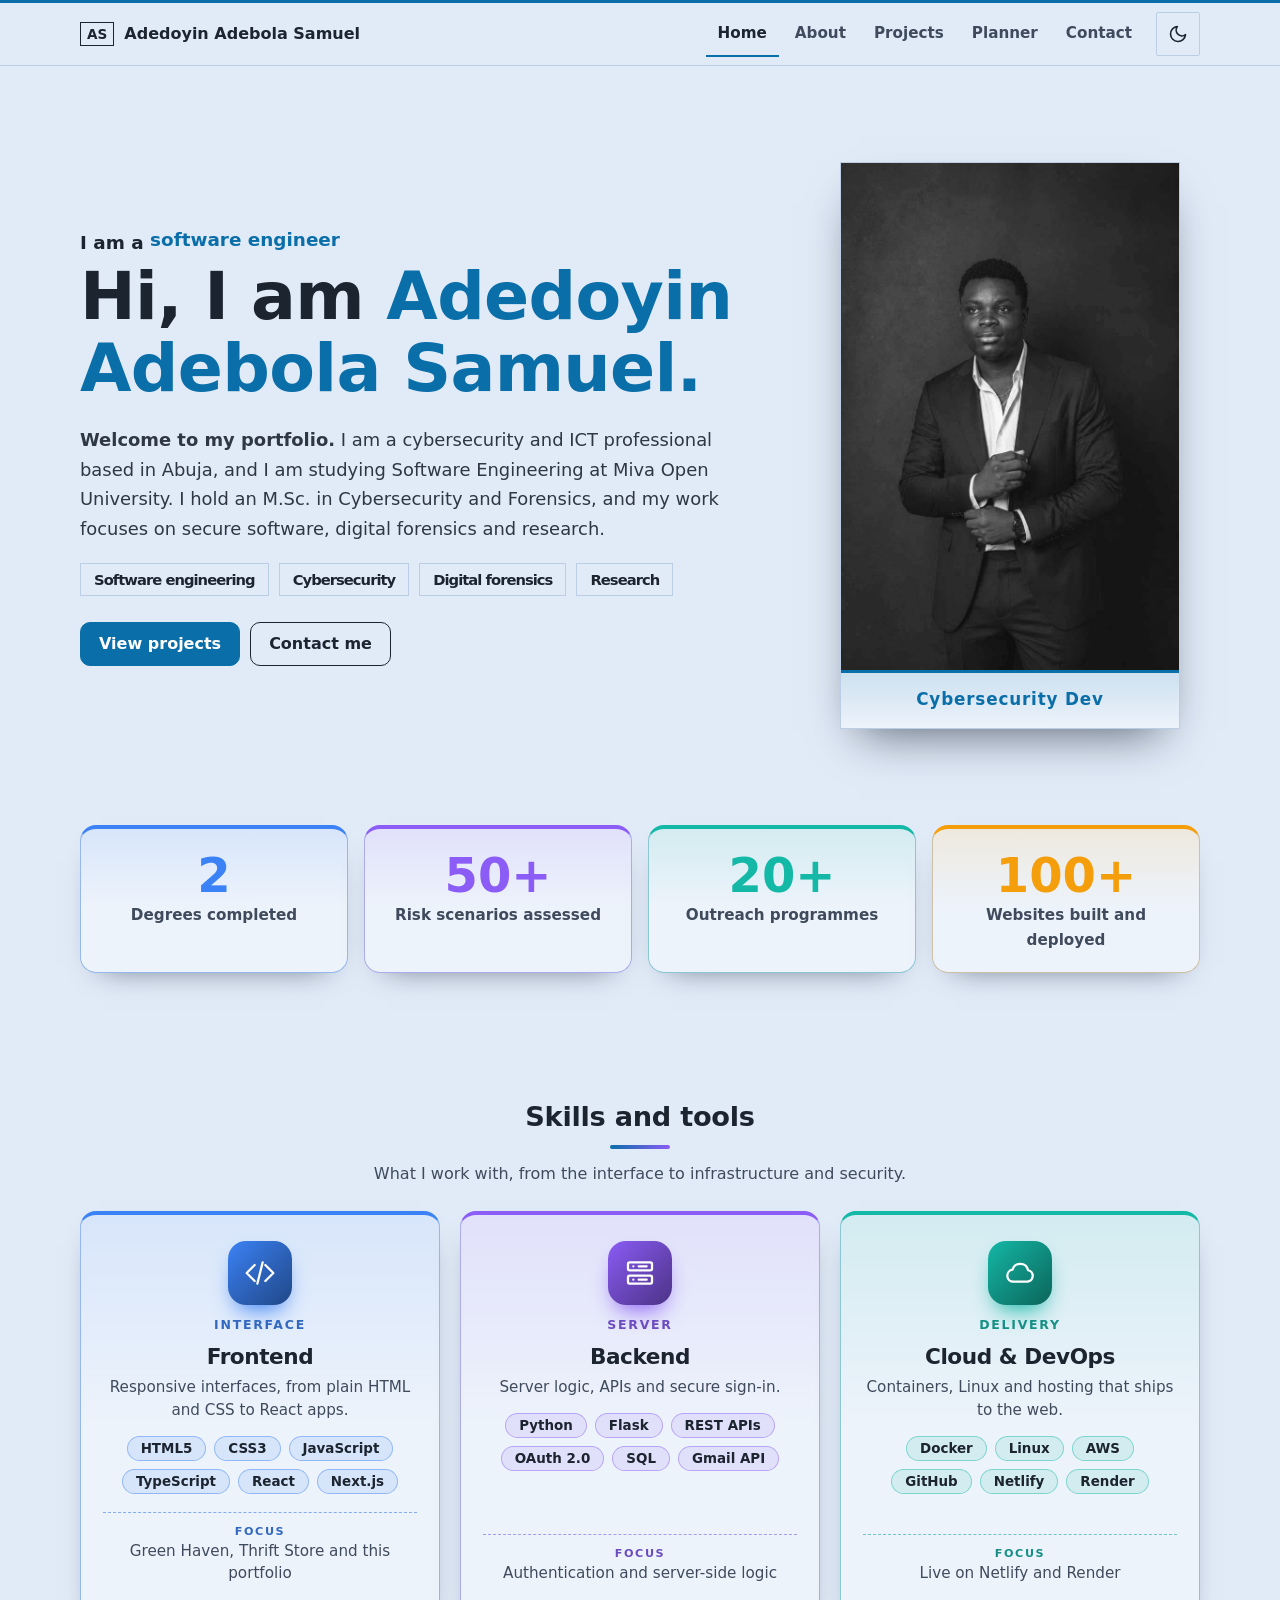
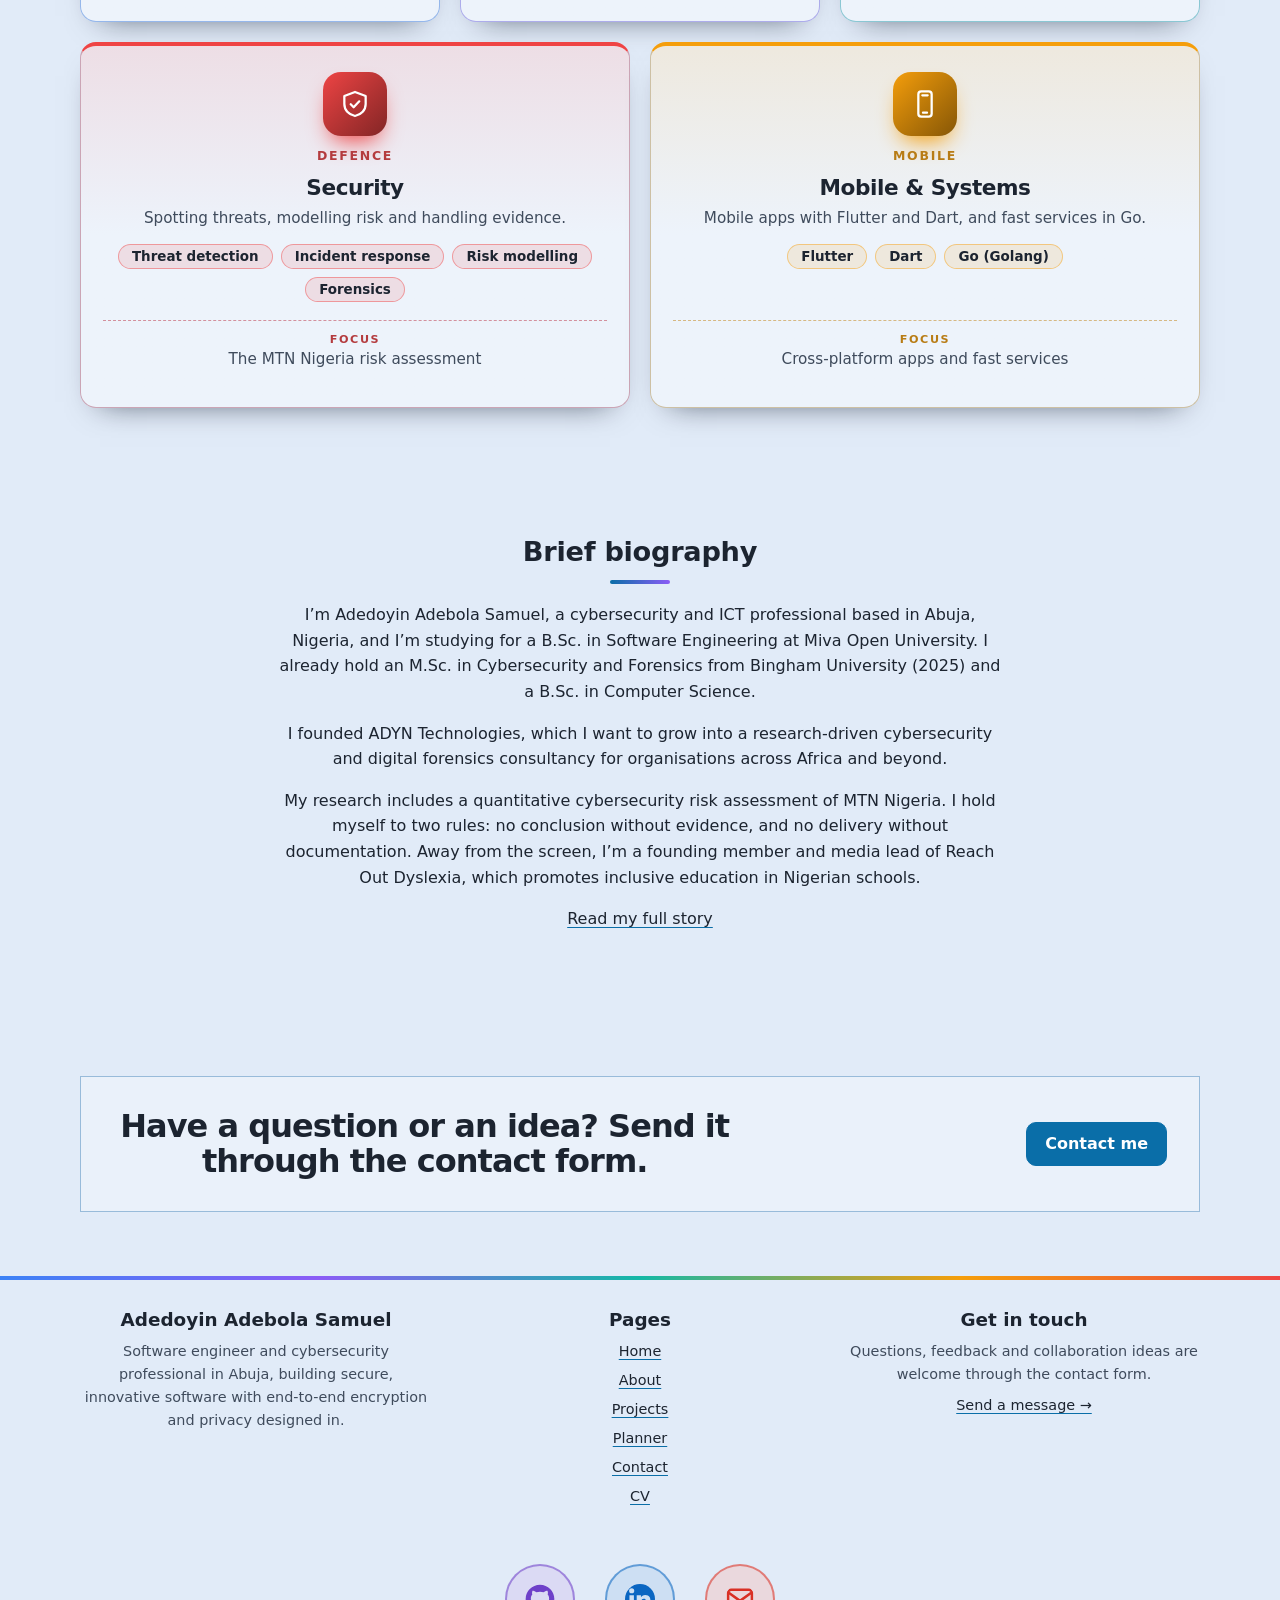
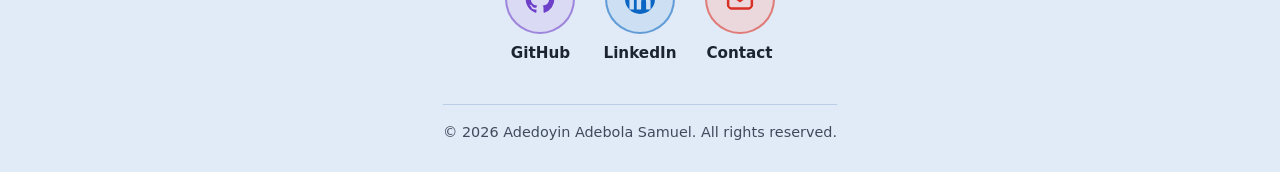
<file: index.html>
<!DOCTYPE html>
<html lang="en">
<head>
<meta charset="utf-8">
<meta name="viewport" content="width=device-width, initial-scale=1">
<title>Adedoyin Adebola Samuel | Student Portfolio</title>
<meta name="description" content="Portfolio of Adedoyin Adebola Samuel: cybersecurity, software engineering and research, with a working academic planner.">
<meta property="og:title" content="Adedoyin Adebola Samuel | Student Portfolio">
<meta name="author" content="Adedoyin Adebola Samuel">
<meta property="og:type" content="website">
<meta property="og:description" content="Portfolio of Adedoyin Adebola Samuel: cybersecurity, software engineering and research, with a working academic planner.">
<meta name="theme-color" content="#0a1222">
<link rel="icon" href="assets/images/favicon.svg" type="image/svg+xml">
<link rel="stylesheet" href="css/styles.css">
<script>document.documentElement.classList.add("js")</script>
<script src="js/main.js" defer></script>
<script src="js/extras.js" defer></script>
</head>
<body id="top">
<a class="skip" href="#main">Skip to content</a>
<header class="hd"><div class="wrap bar">
<a class="brand" href="index.html"><span class="logo" aria-hidden="true">AS</span><span>Adedoyin Adebola Samuel</span></a>
<button id="menu" class="btn ghost menu" type="button" aria-expanded="false" aria-controls="nav">Menu</button>
<nav id="nav" aria-label="Main"><ul><li><a href="index.html" aria-current="page">Home</a></li><li><a href="about.html">About</a></li><li><a href="projects.html">Projects</a></li><li><a href="planner.html">Planner</a></li><li><a href="contact.html">Contact</a></li></ul></nav>
<button id="theme" class="btn ghost" type="button">Light mode</button>
</div></header>
<main id="main">
<section class="hero wrap">
<figure class="frame"><img src="assets/images/portrait.jpeg" width="720" height="1080" alt="Portrait of Adedoyin Adebola Samuel"><figcaption>Cybersecurity Dev</figcaption></figure>
<div><p class="kicker">I am a <span class="roll" aria-live="off"><span class="roll-in"><span>software engineer</span><span>cybersecurity professional</span><span>digital forensics researcher</span></span></span></p>
<h1>Hi, I am <span class="nm">Adedoyin Adebola Samuel.</span></h1>
<p class="lead"><strong>Welcome to my portfolio.</strong> I am a cybersecurity and ICT professional based in Abuja, and I am studying Software Engineering at Miva Open University. I hold an M.Sc. in Cybersecurity and Forensics, and my work focuses on secure software, digital forensics and research.</p>
<ul class="pills big" aria-label="Areas of focus"><li>Software engineering</li><li>Cybersecurity</li><li>Digital forensics</li><li>Research</li></ul>
<div class="row"><a class="btn pri" href="projects.html">View projects</a><a class="btn" href="contact.html">Contact me</a></div></div>
</section>
<section class="s wrap" aria-label="Highlights"><ul class="hl4">
<li><b data-count="2">2</b><span>Degrees completed</span></li>
<li><b data-count="50" data-suffix="+">50+</b><span>Risk scenarios assessed</span></li>
<li><b data-count="20" data-suffix="+">20+</b><span>Outreach programmes</span></li>
<li><b data-count="100" data-suffix="+">100+</b><span>Websites built and deployed</span></li>
</ul></section>
<section class="s wrap"><h2>Skills and tools</h2><p class="sec-sub">What I work with, from the interface to infrastructure and security.</p>
<div class="stack">
<article class="tc c1"><div class="tb"><span class="rb">01</span><span class="ct">06 tools</span><svg class="gl" viewBox="0 0 24 24" aria-hidden="true" focusable="false"><path d="M8 6l-6 6 6 6M16 6l6 6-6 6M14 4l-4 16"/></svg><span class="tg">Interface</span></div><div class="tbd"><h3>Frontend</h3><p>Responsive interfaces, from plain HTML and CSS to React apps.</p><ul><li>HTML5</li><li>CSS3</li><li>JavaScript</li><li>TypeScript</li><li>React</li><li>Next.js</li></ul><p class="fx"><b>Focus</b>Green Haven, Thrift Store and this portfolio</p></div></article>
<article class="tc c2"><div class="tb"><span class="rb">02</span><span class="ct">06 tools</span><svg class="gl" viewBox="0 0 24 24" aria-hidden="true" focusable="false"><rect x="3" y="4" width="18" height="6" rx="1.2"/><rect x="3" y="14" width="18" height="6" rx="1.2"/><path d="M7 7h.01M7 17h.01M11 7h6M11 17h6"/></svg><span class="tg">Server</span></div><div class="tbd"><h3>Backend</h3><p>Server logic, APIs and secure sign-in.</p><ul><li>Python</li><li>Flask</li><li>REST APIs</li><li>OAuth 2.0</li><li>SQL</li><li>Gmail API</li></ul><p class="fx"><b>Focus</b>Authentication and server-side logic</p></div></article>
<article class="tc c3"><div class="tb"><span class="rb">03</span><span class="ct">06 tools</span><svg class="gl" viewBox="0 0 24 24" aria-hidden="true" focusable="false"><path d="M7 18.5a4.5 4.5 0 0 1-.6-8.96A6 6 0 0 1 18 9.8a4.4 4.4 0 0 1-.5 8.7z"/></svg><span class="tg">Delivery</span></div><div class="tbd"><h3>Cloud &amp; DevOps</h3><p>Containers, Linux and hosting that ships to the web.</p><ul><li>Docker</li><li>Linux</li><li>AWS</li><li>GitHub</li><li>Netlify</li><li>Render</li></ul><p class="fx"><b>Focus</b>Live on Netlify and Render</p></div></article>
<article class="tc c4"><div class="tb"><span class="rb">04</span><span class="ct">04 tools</span><svg class="gl" viewBox="0 0 24 24" aria-hidden="true" focusable="false"><path d="M12 3l8 3v6c0 4.5-3.2 8-8 9-4.8-1-8-4.5-8-9V6z"/><path d="M8.8 12.2l2.2 2.2 4.2-4.4"/></svg><span class="tg">Defence</span></div><div class="tbd"><h3>Security</h3><p>Spotting threats, modelling risk and handling evidence.</p><ul><li>Threat detection</li><li>Incident response</li><li>Risk modelling</li><li>Forensics</li></ul><p class="fx"><b>Focus</b>The MTN Nigeria risk assessment</p></div></article>
<article class="tc c5"><div class="tb"><span class="rb">05</span><span class="ct">03 tools</span><svg class="gl" viewBox="0 0 24 24" aria-hidden="true" focusable="false"><rect x="7" y="2.5" width="10" height="19" rx="2.2"/><path d="M10.5 18.5h3M10 5.5h4"/></svg><span class="tg">Mobile</span></div><div class="tbd"><h3>Mobile &amp; Systems</h3><p>Mobile apps with Flutter and Dart, and fast services in Go.</p><ul><li>Flutter</li><li>Dart</li><li>Go (Golang)</li></ul><p class="fx"><b>Focus</b>Cross-platform apps and fast services</p></div></article>
</div></section>
<section class="s wrap"><h2>Brief biography</h2>
<p>I’m Adedoyin Adebola Samuel, a cybersecurity and ICT professional based in Abuja, Nigeria, and I’m studying for a B.Sc. in Software Engineering at Miva Open University. I already hold an M.Sc. in Cybersecurity and Forensics from Bingham University (2025) and a B.Sc. in Computer Science.</p>
<p>I founded ADYN Technologies, which I want to grow into a research-driven cybersecurity and digital forensics consultancy for organisations across Africa and beyond.</p>
<p>My research includes a quantitative cybersecurity risk assessment of MTN Nigeria. I hold myself to two rules: no conclusion without evidence, and no delivery without documentation. Away from the screen, I’m a founding member and media lead of Reach Out Dyslexia, which promotes inclusive education in Nigerian schools.</p>
<p><a href="about.html">Read my full story</a></p></section>
<section class="s wrap"><div class="cta"><p class="big">Have a question or an idea? Send it through the contact form.</p><a class="btn pri" href="contact.html">Contact me</a></div></section>
</main>
<footer class="ft"><div class="wrap ftg">
<div><p class="kicker">Adedoyin Adebola Samuel</p><p>Software engineer and cybersecurity professional in Abuja, building secure, innovative software with end-to-end encryption and privacy designed in.</p></div>
<div><p class="kicker">Pages</p><ul><li><a href="index.html">Home</a></li><li><a href="about.html">About</a></li><li><a href="projects.html">Projects</a></li><li><a href="planner.html">Planner</a></li><li><a href="contact.html">Contact</a></li><li><a href="resume.html">CV</a></li></ul></div>
<div><p class="kicker">Get in touch</p><p>Questions, feedback and collaboration ideas are welcome through the contact form.</p><a href="contact.html">Send a message →</a></div>
<nav class="social" aria-label="Social links"><a href="https://github.com/DEDOYIN567" target="_blank" rel="noopener noreferrer" aria-label="GitHub" title="GitHub"><svg viewBox="0 0 24 24" aria-hidden="true" focusable="false"><path fill="currentColor" d="M12 .5C5.65.5.5 5.65.5 12c0 5.08 3.29 9.39 7.86 10.91.58.1.79-.25.79-.56v-2c-3.2.7-3.87-1.37-3.87-1.37-.52-1.33-1.28-1.69-1.28-1.69-1.04-.71.08-.7.08-.7 1.15.08 1.76 1.18 1.76 1.18 1.03 1.76 2.69 1.25 3.35.96.1-.74.4-1.25.73-1.54-2.55-.29-5.24-1.28-5.24-5.69 0-1.26.45-2.28 1.18-3.09-.12-.29-.51-1.46.11-3.05 0 0 .96-.31 3.15 1.18a10.9 10.9 0 0 1 5.74 0c2.19-1.49 3.15-1.18 3.15-1.18.62 1.59.23 2.76.11 3.05.74.81 1.18 1.83 1.18 3.09 0 4.42-2.7 5.4-5.27 5.68.41.36.78 1.06.78 2.14v3.17c0 .31.21.67.8.56A11.5 11.5 0 0 0 23.5 12C23.5 5.65 18.35.5 12 .5z"/></svg><span>GitHub</span></a><a href="https://linkedin.com/in/adedoyin-adebola" target="_blank" rel="noopener noreferrer" aria-label="LinkedIn" title="LinkedIn"><svg viewBox="0 0 24 24" aria-hidden="true" focusable="false"><path fill="currentColor" d="M20.45 20.45h-3.56v-5.57c0-1.33-.03-3.04-1.85-3.04-1.86 0-2.14 1.45-2.14 2.94v5.67H9.35V9h3.41v1.56h.05c.48-.9 1.64-1.85 3.37-1.85 3.6 0 4.27 2.37 4.27 5.46v6.28zM5.34 7.43a2.06 2.06 0 1 1 0-4.12 2.06 2.06 0 0 1 0 4.12zM7.12 20.45H3.56V9h3.56v11.45zM22.22 0H1.77C.79 0 0 .77 0 1.73v20.54C0 23.23.79 24 1.77 24h20.45c.98 0 1.78-.77 1.78-1.73V1.73C24 .77 23.2 0 22.22 0z"/></svg><span>LinkedIn</span></a><a href="contact.html" aria-label="Contact" title="Contact"><svg viewBox="0 0 24 24" aria-hidden="true" focusable="false"><rect x="2.5" y="4.5" width="19" height="15" rx="2.5" fill="none" stroke="currentColor" stroke-width="2"/><path d="M3 7l9 6.5L21 7" fill="none" stroke="currentColor" stroke-width="2" stroke-linejoin="round"/></svg><span>Contact</span></a></nav>
<p class="fine">© <span id="yr">2026</span> Adedoyin Adebola Samuel. All rights reserved.</p>
</div></footer>
<a id="to-top" class="btn" href="#top" aria-label="Back to top" hidden>↑</a>
</body>
</html>
</file>
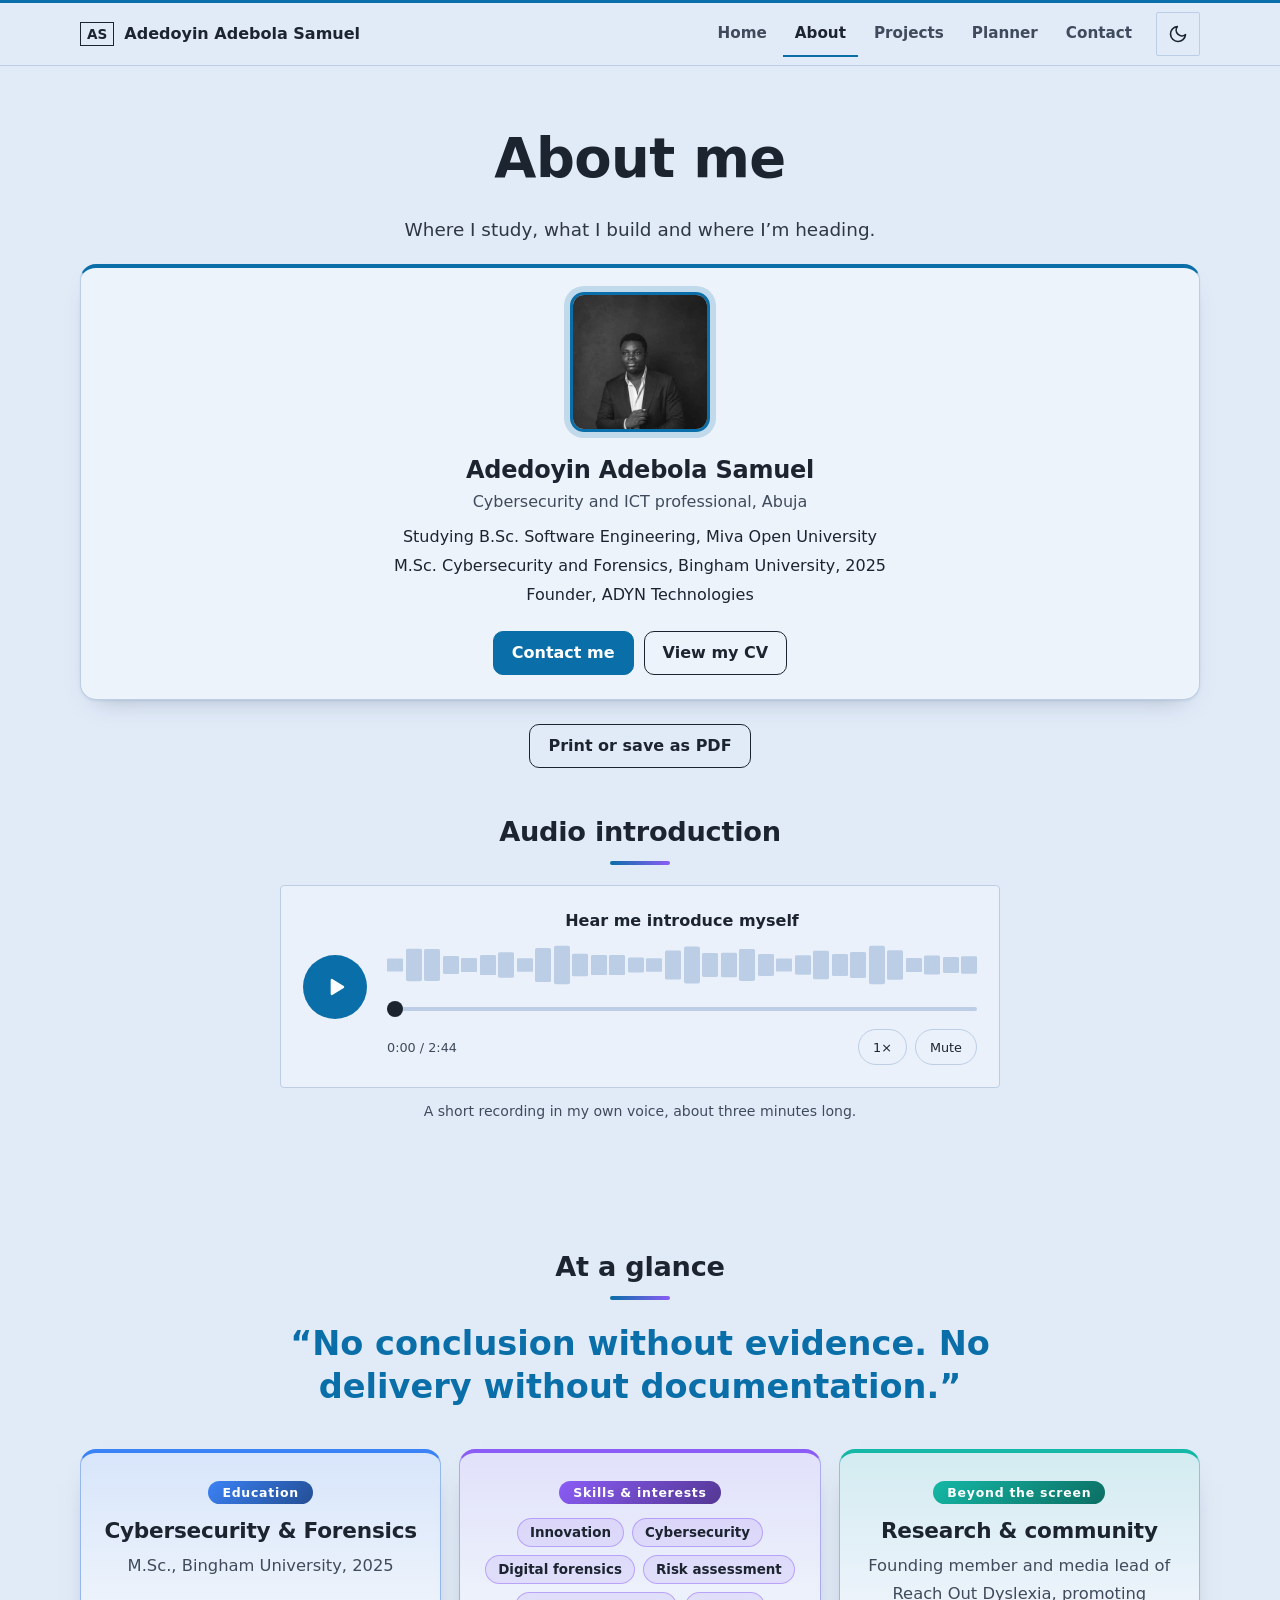
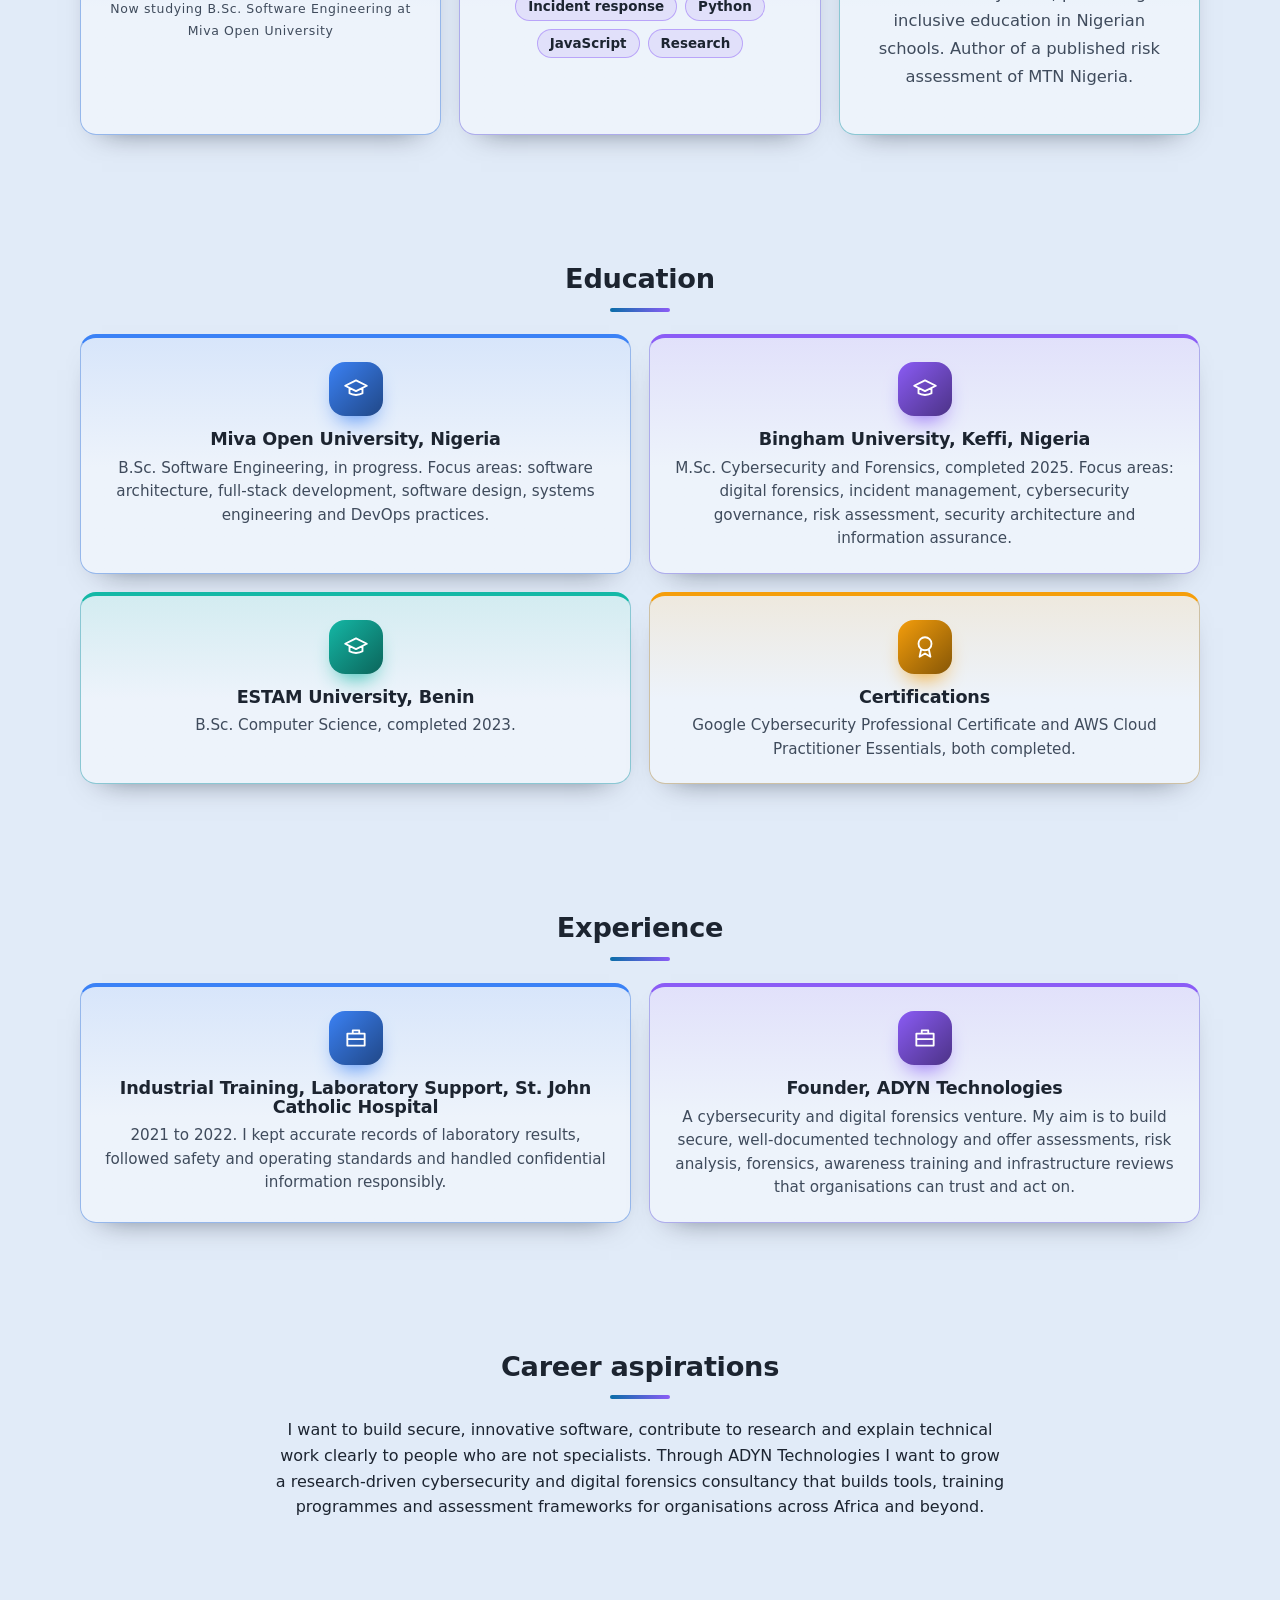
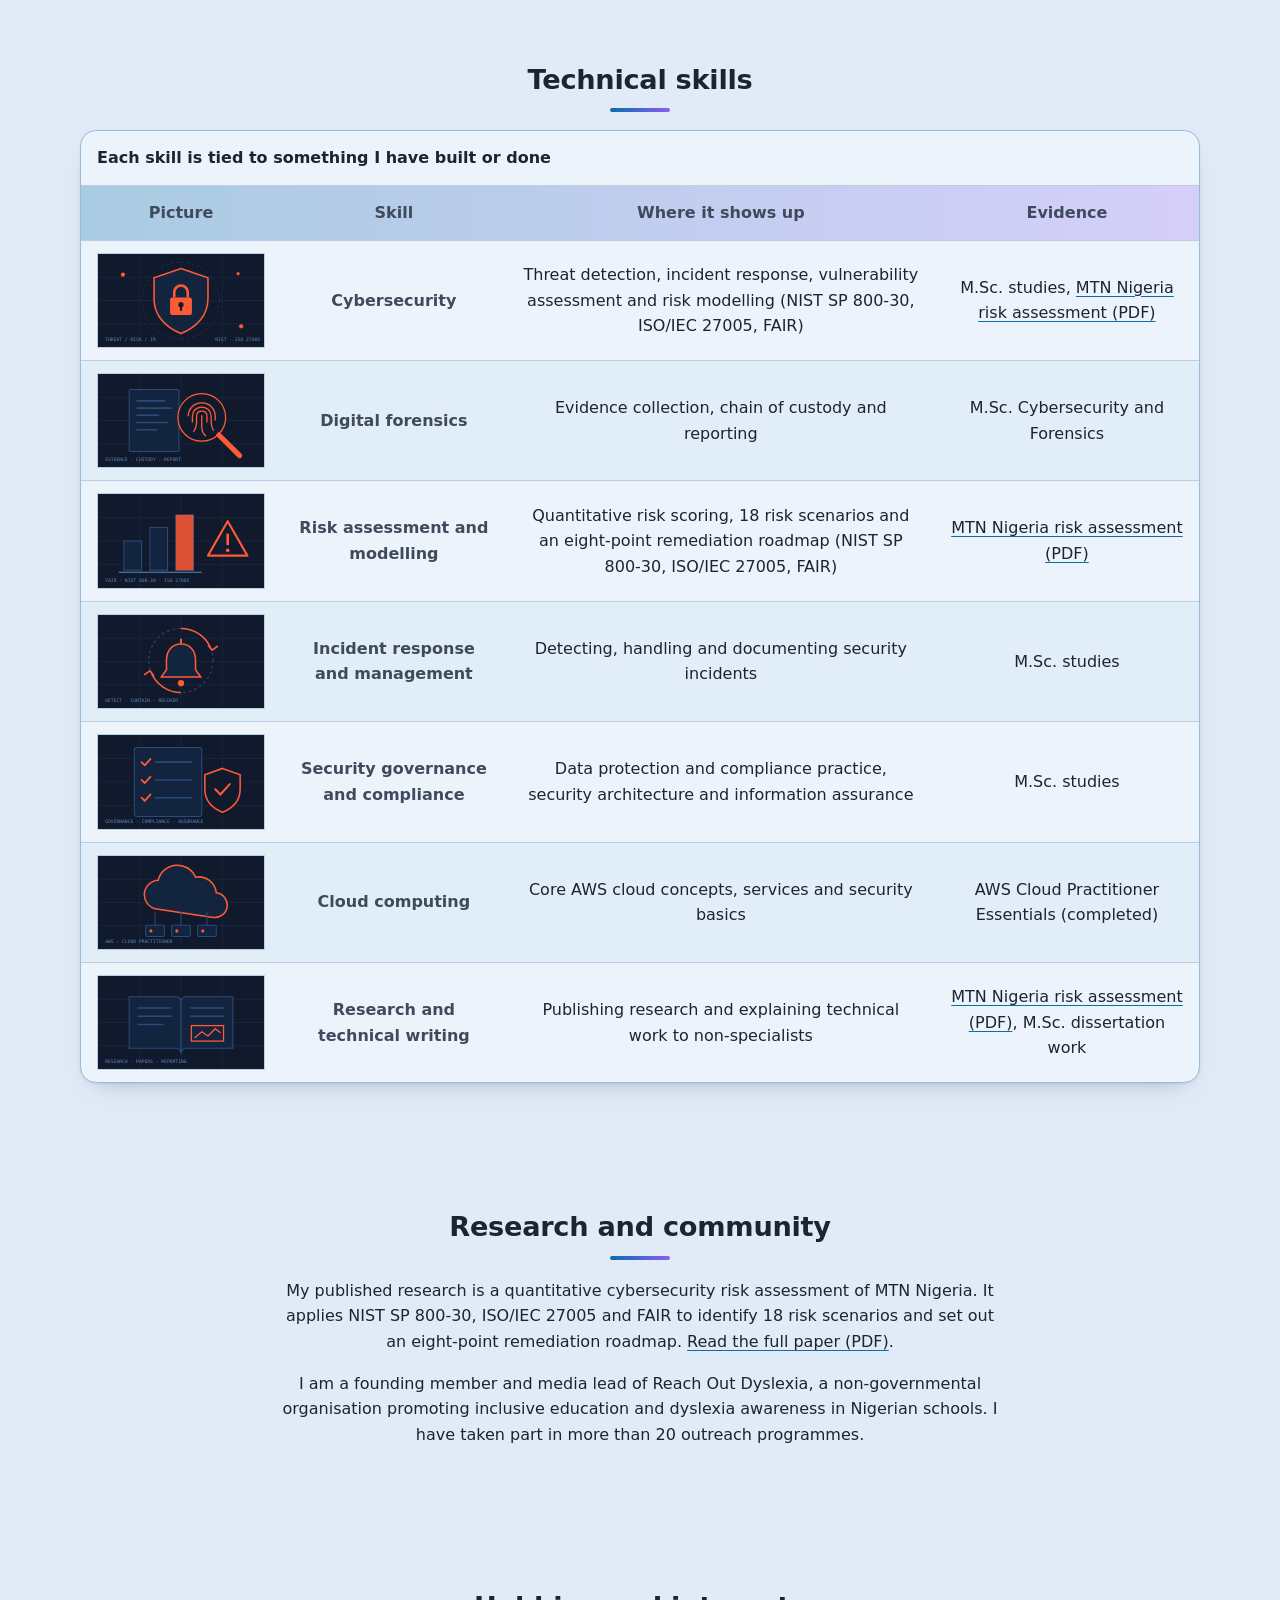
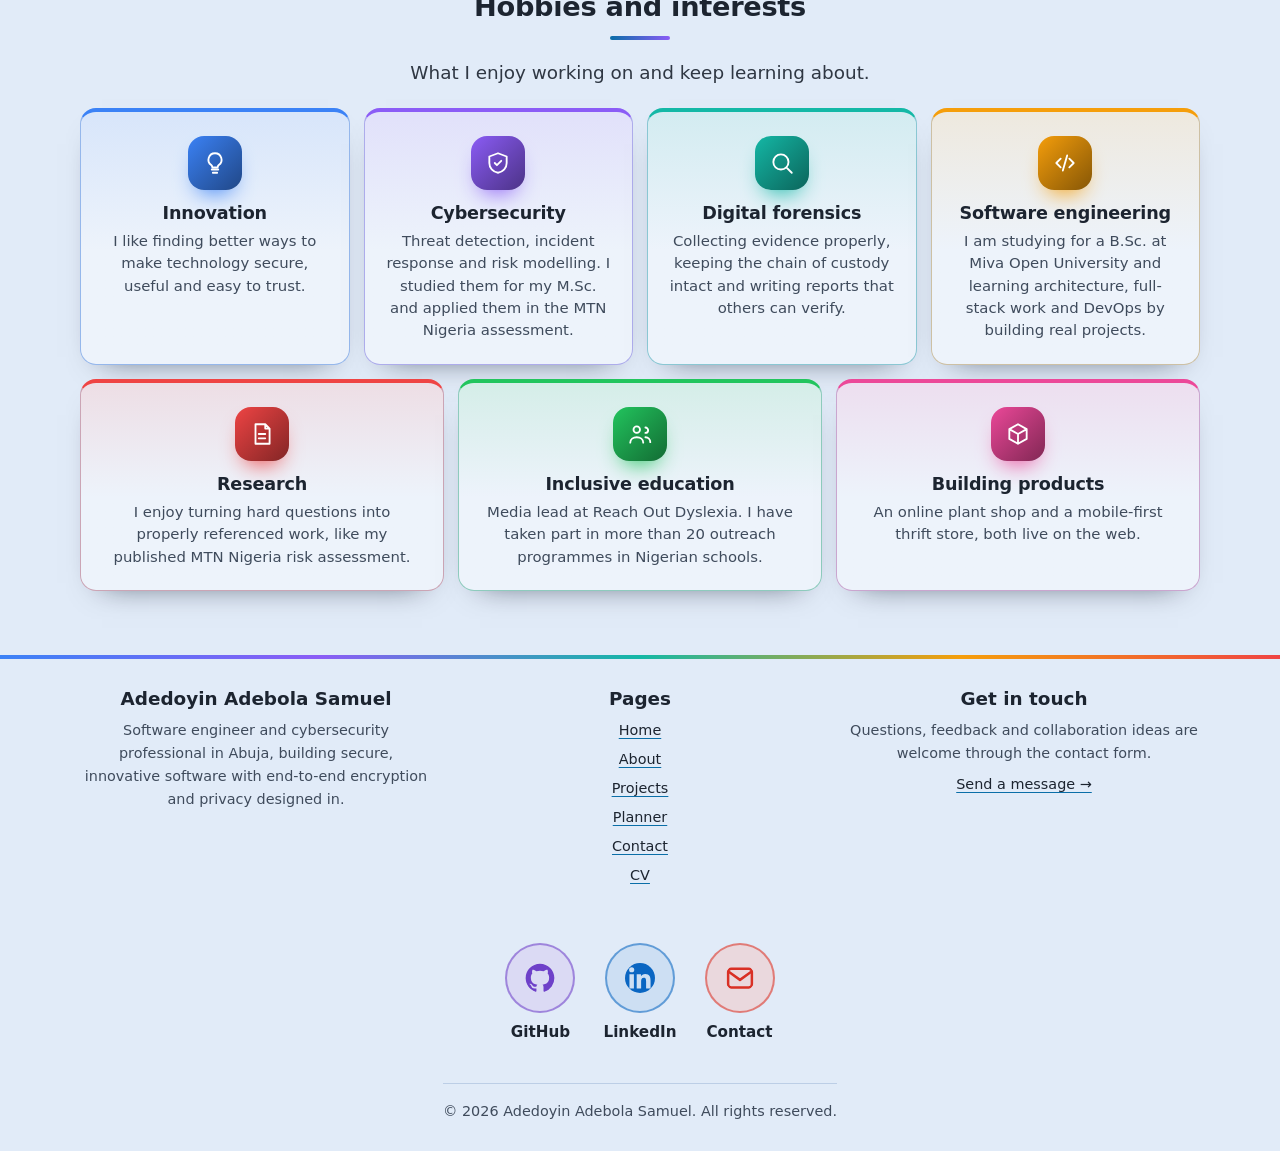
<file: about.html>
<!DOCTYPE html>
<html lang="en">
<head>
<meta charset="utf-8">
<meta name="viewport" content="width=device-width, initial-scale=1">
<title>About | Adedoyin Adebola Samuel</title>
<meta name="description" content="Education, experience, career aspirations, technical skills and interests of Adedoyin Adebola Samuel.">
<meta property="og:title" content="About | Adedoyin Adebola Samuel">
<meta property="og:description" content="Education, experience, career aspirations, technical skills and interests of Adedoyin Adebola Samuel.">
<meta name="theme-color" content="#0a1222">
<link rel="icon" href="assets/images/favicon.svg" type="image/svg+xml">
<link rel="stylesheet" href="css/styles.css">
<script>document.documentElement.classList.add("js")</script>
<script src="js/main.js" defer></script>
<script src="js/about.js" defer></script>
<script src="js/extras.js" defer></script>
</head>
<body id="top">
<a class="skip" href="#main">Skip to content</a>
<header class="hd"><div class="wrap bar">
<a class="brand" href="index.html"><span class="logo" aria-hidden="true">AS</span><span>Adedoyin Adebola Samuel</span></a>
<button id="menu" class="btn ghost menu" type="button" aria-expanded="false" aria-controls="nav">Menu</button>
<nav id="nav" aria-label="Main"><ul><li><a href="index.html">Home</a></li><li><a href="about.html" aria-current="page">About</a></li><li><a href="projects.html">Projects</a></li><li><a href="planner.html">Planner</a></li><li><a href="contact.html">Contact</a></li></ul></nav>
<button id="theme" class="btn ghost" type="button">Light mode</button>
</div></header>
<main id="main">
<section class="s wrap"><h1>About me</h1><p class="lead">Where I study, what I build and where I’m heading.</p><aside class="idcard" aria-label="Profile summary"><img src="assets/images/portrait.jpeg" alt="Portrait of Adedoyin Adebola Samuel" width="140" height="140" decoding="async"><div><h2>Adedoyin Adebola Samuel</h2><p class="role">Cybersecurity and ICT professional, Abuja</p><ul><li>Studying B.Sc. Software Engineering, Miva Open University</li><li>M.Sc. Cybersecurity and Forensics, Bingham University, 2025</li><li>Founder, ADYN Technologies</li></ul><div class="row"><a class="btn pri" href="contact.html">Contact me</a><a class="btn" href="resume.html">View my CV</a></div></div></aside><div class="row noprint"><button class="btn" type="button" data-print>Print or save as PDF</button></div></section>
<section class="s wrap aud-s" aria-labelledby="aud"><h2 id="aud">Audio introduction</h2>
<figure class="aud">
<audio id="intro" controls preload="metadata" src="assets/audio/intro.mp3">Your browser does not support audio playback.</audio>
<div class="player" id="player" hidden>
<button class="pbtn" id="pplay" type="button" aria-label="Play introduction"><svg class="i-play" viewBox="0 0 24 24" aria-hidden="true" focusable="false"><path d="M8 5.5v13a1 1 0 0 0 1.5.86l10.5-6.5a1 1 0 0 0 0-1.72L9.5 4.64A1 1 0 0 0 8 5.5z"/></svg><svg class="i-pause" viewBox="0 0 24 24" aria-hidden="true" focusable="false"><path d="M7 4.5h3.5v15H7zM13.5 4.5H17v15h-3.5z"/></svg></button>
<div class="pmain">
<p class="ptitle">Hear me introduce myself</p>
<div class="wave" id="wave" aria-hidden="true"></div>
<input class="seek" id="pseek" type="range" min="0" max="100" step="0.1" value="0" aria-label="Seek through the introduction">
<div class="prow"><span id="ptime">0:00 / 0:00</span><span class="pctl"><button class="chip" id="pspeed" type="button" aria-label="Playback speed">1×</button><button class="chip" id="pmute" type="button" aria-pressed="false" aria-label="Mute audio">Mute</button></span></div>
</div></div>
<figcaption class="mu note" id="pnote">A short recording in my own voice, about three minutes long.</figcaption></figure>
</section>
<section class="s wrap"><h2>At a glance</h2>
<blockquote class="quote"><p>&ldquo;No conclusion without evidence. No delivery without documentation.&rdquo;</p></blockquote>
<div class="trio">
<article class="pl"><p class="eb">Education</p><h3>Cybersecurity &amp; Forensics</h3><p class="sub">M.Sc., Bingham University, 2025</p><p class="mono">Now studying B.Sc. Software Engineering at Miva Open University</p></article>
<article class="pl"><p class="eb">Skills &amp; interests</p><ul class="pills"><li>Innovation</li><li>Cybersecurity</li><li>Digital forensics</li><li>Risk assessment</li><li>Incident response</li><li>Python</li><li>JavaScript</li><li>Research</li></ul></article>
<article class="pl"><p class="eb">Beyond the screen</p><h3>Research &amp; community</h3><p class="sub">Founding member and media lead of Reach Out Dyslexia, promoting inclusive education in Nigerian schools. Author of a published risk assessment of MTN Nigeria.</p></article>
</div></section>
<section class="s wrap"><h2>Education</h2><div class="tl"><article class="tc2"><svg viewBox="0 0 24 24" aria-hidden="true" focusable="false"><path d="M2 9l10-5 10 5-10 5-10-5zM6 11v5c3 2 9 2 12 0v-5"/></svg><h3>Miva Open University, Nigeria</h3><p>B.Sc. Software Engineering, in progress. Focus areas: software architecture, full-stack development, software design, systems engineering and DevOps practices.</p></article><article class="tc2"><svg viewBox="0 0 24 24" aria-hidden="true" focusable="false"><path d="M2 9l10-5 10 5-10 5-10-5zM6 11v5c3 2 9 2 12 0v-5"/></svg><h3>Bingham University, Keffi, Nigeria</h3><p>M.Sc. Cybersecurity and Forensics, completed 2025. Focus areas: digital forensics, incident management, cybersecurity governance, risk assessment, security architecture and information assurance.</p></article><article class="tc2"><svg viewBox="0 0 24 24" aria-hidden="true" focusable="false"><path d="M2 9l10-5 10 5-10 5-10-5zM6 11v5c3 2 9 2 12 0v-5"/></svg><h3>ESTAM University, Benin</h3><p>B.Sc. Computer Science, completed 2023.</p></article><article class="tc2"><svg viewBox="0 0 24 24" aria-hidden="true" focusable="false"><path d="M12 15a6 6 0 1 0 0-12 6 6 0 0 0 0 12zM8.5 14l-1.5 7 5-3 5 3-1.5-7"/></svg><h3>Certifications</h3><p>Google Cybersecurity Professional Certificate and AWS Cloud Practitioner Essentials, both completed.</p></article></div></section>
<section class="s wrap"><h2>Experience</h2><div class="tl"><article class="tc2"><svg viewBox="0 0 24 24" aria-hidden="true" focusable="false"><path d="M4 8h16v11H4zM9 8V5h6v3M4 13h16"/></svg><h3>Industrial Training, Laboratory Support, St. John Catholic Hospital</h3><p>2021 to 2022. I kept accurate records of laboratory results, followed safety and operating standards and handled confidential information responsibly.</p></article><article class="tc2"><svg viewBox="0 0 24 24" aria-hidden="true" focusable="false"><path d="M4 8h16v11H4zM9 8V5h6v3M4 13h16"/></svg><h3>Founder, ADYN Technologies</h3><p>A cybersecurity and digital forensics venture. My aim is to build secure, well-documented technology and offer assessments, risk analysis, forensics, awareness training and infrastructure reviews that organisations can trust and act on.</p></article></div></section>
<section class="s wrap"><h2>Career aspirations</h2><p>I want to build secure, innovative software, contribute to research and explain technical work clearly to people who are not specialists. Through ADYN Technologies I want to grow a research-driven cybersecurity and digital forensics consultancy that builds tools, training programmes and assessment frameworks for organisations across Africa and beyond.</p></section>
<section class="s wrap"><h2>Technical skills</h2><div class="tw"><table class="rt">
<caption>Each skill is tied to something I have built or done</caption>
<thead><tr><th scope="col">Picture</th><th scope="col">Skill</th><th scope="col">Where it shows up</th><th scope="col">Evidence</th></tr></thead>
<tbody>
<tr><td class="sk"><img src="assets/images/skills/cybersecurity.svg" alt="Shield with padlock representing cybersecurity" width="320" height="180" loading="lazy"></td><th scope="row">Cybersecurity</th><td data-label="Where it shows up">Threat detection, incident response, vulnerability assessment and risk modelling (NIST SP 800-30, ISO/IEC 27005, FAIR)</td><td data-label="Evidence">M.Sc. studies, <a href="https://adedoyin-adebola.vercel.app/files/MTN_Nigeria_Cybersecurity_Risk_Assessment.pdf">MTN Nigeria risk assessment (PDF)</a></td></tr>
<tr><td class="sk"><img src="assets/images/skills/forensics.svg" alt="Magnifying glass over a file and fingerprint representing digital forensics" width="320" height="180" loading="lazy"></td><th scope="row">Digital forensics</th><td data-label="Where it shows up">Evidence collection, chain of custody and reporting</td><td data-label="Evidence">M.Sc. Cybersecurity and Forensics</td></tr>
<tr><td class="sk"><img src="assets/images/skills/risk.svg" alt="Risk chart with bars and a warning triangle" width="320" height="180" loading="lazy"></td><th scope="row">Risk assessment and modelling</th><td data-label="Where it shows up">Quantitative risk scoring, 18 risk scenarios and an eight-point remediation roadmap (NIST SP 800-30, ISO/IEC 27005, FAIR)</td><td data-label="Evidence"><a href="https://adedoyin-adebola.vercel.app/files/MTN_Nigeria_Cybersecurity_Risk_Assessment.pdf">MTN Nigeria risk assessment (PDF)</a></td></tr>
<tr><td class="sk"><img src="assets/images/skills/incident.svg" alt="Alert bell and response cycle arrows representing incident response" width="320" height="180" loading="lazy"></td><th scope="row">Incident response and management</th><td data-label="Where it shows up">Detecting, handling and documenting security incidents</td><td data-label="Evidence">M.Sc. studies</td></tr>
<tr><td class="sk"><img src="assets/images/skills/governance.svg" alt="Compliance checklist with ticks and a shield" width="320" height="180" loading="lazy"></td><th scope="row">Security governance and compliance</th><td data-label="Where it shows up">Data protection and compliance practice, security architecture and information assurance</td><td data-label="Evidence">M.Sc. studies</td></tr>
<tr><td class="sk"><img src="assets/images/skills/cloud.svg" alt="Cloud connected to servers representing cloud computing" width="320" height="180" loading="lazy"></td><th scope="row">Cloud computing</th><td data-label="Where it shows up">Core AWS cloud concepts, services and security basics</td><td data-label="Evidence">AWS Cloud Practitioner Essentials (completed)</td></tr>
<tr><td class="sk"><img src="assets/images/skills/research.svg" alt="Open research paper representing research and technical writing" width="320" height="180" loading="lazy"></td><th scope="row">Research and technical writing</th><td data-label="Where it shows up">Publishing research and explaining technical work to non-specialists</td><td data-label="Evidence"><a href="https://adedoyin-adebola.vercel.app/files/MTN_Nigeria_Cybersecurity_Risk_Assessment.pdf">MTN Nigeria risk assessment (PDF)</a>, M.Sc. dissertation work</td></tr>
</tbody></table></div></section>
<section class="s wrap"><h2>Research and community</h2><p>My published research is a quantitative cybersecurity risk assessment of MTN Nigeria. It applies NIST SP 800-30, ISO/IEC 27005 and FAIR to identify 18 risk scenarios and set out an eight-point remediation roadmap. <a href="https://adedoyin-adebola.vercel.app/files/MTN_Nigeria_Cybersecurity_Risk_Assessment.pdf">Read the full paper (PDF)</a>.</p><p>I am a founding member and media lead of Reach Out Dyslexia, a non-governmental organisation promoting inclusive education and dyslexia awareness in Nigerian schools. I have taken part in more than 20 outreach programmes.</p></section>
<section class="s wrap" aria-labelledby="hob"><h2 id="hob">Hobbies and interests</h2>
<p class="lead">What I enjoy working on and keep learning about.</p>
<ul class="int">
<li><svg viewBox="0 0 24 24" aria-hidden="true" focusable="false"><path d="M9 18h6M10 21h4M12 3a6 6 0 0 0-3.5 10.9c.6.5 1 1.2 1 2.1h5c0-.9.4-1.6 1-2.1A6 6 0 0 0 12 3z"/></svg><h3>Innovation</h3><p>I like finding better ways to make technology secure, useful and easy to trust.</p></li>
<li><svg viewBox="0 0 24 24" aria-hidden="true" focusable="false"><path d="M12 3l8 3v6c0 4.5-3.2 8.2-8 9-4.8-.8-8-4.5-8-9V6l8-3zM9 12l2 2 4-4"/></svg><h3>Cybersecurity</h3><p>Threat detection, incident response and risk modelling. I studied them for my M.Sc. and applied them in the MTN Nigeria assessment.</p></li>
<li><svg viewBox="0 0 24 24" aria-hidden="true" focusable="false"><path d="M11 4a7 7 0 1 0 0 14 7 7 0 0 0 0-14zM21 21l-5-5"/></svg><h3>Digital forensics</h3><p>Collecting evidence properly, keeping the chain of custody intact and writing reports that others can verify.</p></li>
<li><svg viewBox="0 0 24 24" aria-hidden="true" focusable="false"><path d="M8 8l-4 4 4 4M16 8l4 4-4 4M14 5l-4 14"/></svg><h3>Software engineering</h3><p>I am studying for a B.Sc. at Miva Open University and learning architecture, full-stack work and DevOps by building real projects.</p></li>
<li><svg viewBox="0 0 24 24" aria-hidden="true" focusable="false"><path d="M6 3h9l4 4v14H6zM15 3v4h4M9 12h6M9 16h6"/></svg><h3>Research</h3><p>I enjoy turning hard questions into properly referenced work, like my published MTN Nigeria risk assessment.</p></li>
<li><svg viewBox="0 0 24 24" aria-hidden="true" focusable="false"><path d="M9 11a3 3 0 1 0 0-6 3 3 0 0 0 0 6zM3 20c0-3 2.7-5 6-5s6 2 6 5M17 11a2.5 2.5 0 1 0 0-5M17 15c2.5 0 4.5 1.7 4.5 4.5"/></svg><h3>Inclusive education</h3><p>Media lead at Reach Out Dyslexia. I have taken part in more than 20 outreach programmes in Nigerian schools.</p></li>
<li><svg viewBox="0 0 24 24" aria-hidden="true" focusable="false"><path d="M12 3l8 4.5v9L12 21l-8-4.5v-9L12 3zM12 12l8-4.5M12 12v9M12 12L4 7.5"/></svg><h3>Building products</h3><p>An online plant shop and a mobile-first thrift store, both live on the web.</p></li>
</ul></section>
</main>
<footer class="ft"><div class="wrap ftg">
<div><p class="kicker">Adedoyin Adebola Samuel</p><p>Software engineer and cybersecurity professional in Abuja, building secure, innovative software with end-to-end encryption and privacy designed in.</p></div>
<div><p class="kicker">Pages</p><ul><li><a href="index.html">Home</a></li><li><a href="about.html">About</a></li><li><a href="projects.html">Projects</a></li><li><a href="planner.html">Planner</a></li><li><a href="contact.html">Contact</a></li><li><a href="resume.html">CV</a></li></ul></div>
<div><p class="kicker">Get in touch</p><p>Questions, feedback and collaboration ideas are welcome through the contact form.</p><a href="contact.html">Send a message →</a></div>
<nav class="social" aria-label="Social links"><a href="https://github.com/DEDOYIN567" target="_blank" rel="noopener noreferrer" aria-label="GitHub" title="GitHub"><svg viewBox="0 0 24 24" aria-hidden="true" focusable="false"><path fill="currentColor" d="M12 .5C5.65.5.5 5.65.5 12c0 5.08 3.29 9.39 7.86 10.91.58.1.79-.25.79-.56v-2c-3.2.7-3.87-1.37-3.87-1.37-.52-1.33-1.28-1.69-1.28-1.69-1.04-.71.08-.7.08-.7 1.15.08 1.76 1.18 1.76 1.18 1.03 1.76 2.69 1.25 3.35.96.1-.74.4-1.25.73-1.54-2.55-.29-5.24-1.28-5.24-5.69 0-1.26.45-2.28 1.18-3.09-.12-.29-.51-1.46.11-3.05 0 0 .96-.31 3.15 1.18a10.9 10.9 0 0 1 5.74 0c2.19-1.49 3.15-1.18 3.15-1.18.62 1.59.23 2.76.11 3.05.74.81 1.18 1.83 1.18 3.09 0 4.42-2.7 5.4-5.27 5.68.41.36.78 1.06.78 2.14v3.17c0 .31.21.67.8.56A11.5 11.5 0 0 0 23.5 12C23.5 5.65 18.35.5 12 .5z"/></svg><span>GitHub</span></a><a href="https://linkedin.com/in/adedoyin-adebola" target="_blank" rel="noopener noreferrer" aria-label="LinkedIn" title="LinkedIn"><svg viewBox="0 0 24 24" aria-hidden="true" focusable="false"><path fill="currentColor" d="M20.45 20.45h-3.56v-5.57c0-1.33-.03-3.04-1.85-3.04-1.86 0-2.14 1.45-2.14 2.94v5.67H9.35V9h3.41v1.56h.05c.48-.9 1.64-1.85 3.37-1.85 3.6 0 4.27 2.37 4.27 5.46v6.28zM5.34 7.43a2.06 2.06 0 1 1 0-4.12 2.06 2.06 0 0 1 0 4.12zM7.12 20.45H3.56V9h3.56v11.45zM22.22 0H1.77C.79 0 0 .77 0 1.73v20.54C0 23.23.79 24 1.77 24h20.45c.98 0 1.78-.77 1.78-1.73V1.73C24 .77 23.2 0 22.22 0z"/></svg><span>LinkedIn</span></a><a href="contact.html" aria-label="Contact" title="Contact"><svg viewBox="0 0 24 24" aria-hidden="true" focusable="false"><rect x="2.5" y="4.5" width="19" height="15" rx="2.5" fill="none" stroke="currentColor" stroke-width="2"/><path d="M3 7l9 6.5L21 7" fill="none" stroke="currentColor" stroke-width="2" stroke-linejoin="round"/></svg><span>Contact</span></a></nav>
<p class="fine">© <span id="yr">2026</span> Adedoyin Adebola Samuel. All rights reserved.</p>
</div></footer>
<a id="to-top" class="btn" href="#top" aria-label="Back to top" hidden>↑</a>
</body>
</html>
</file>
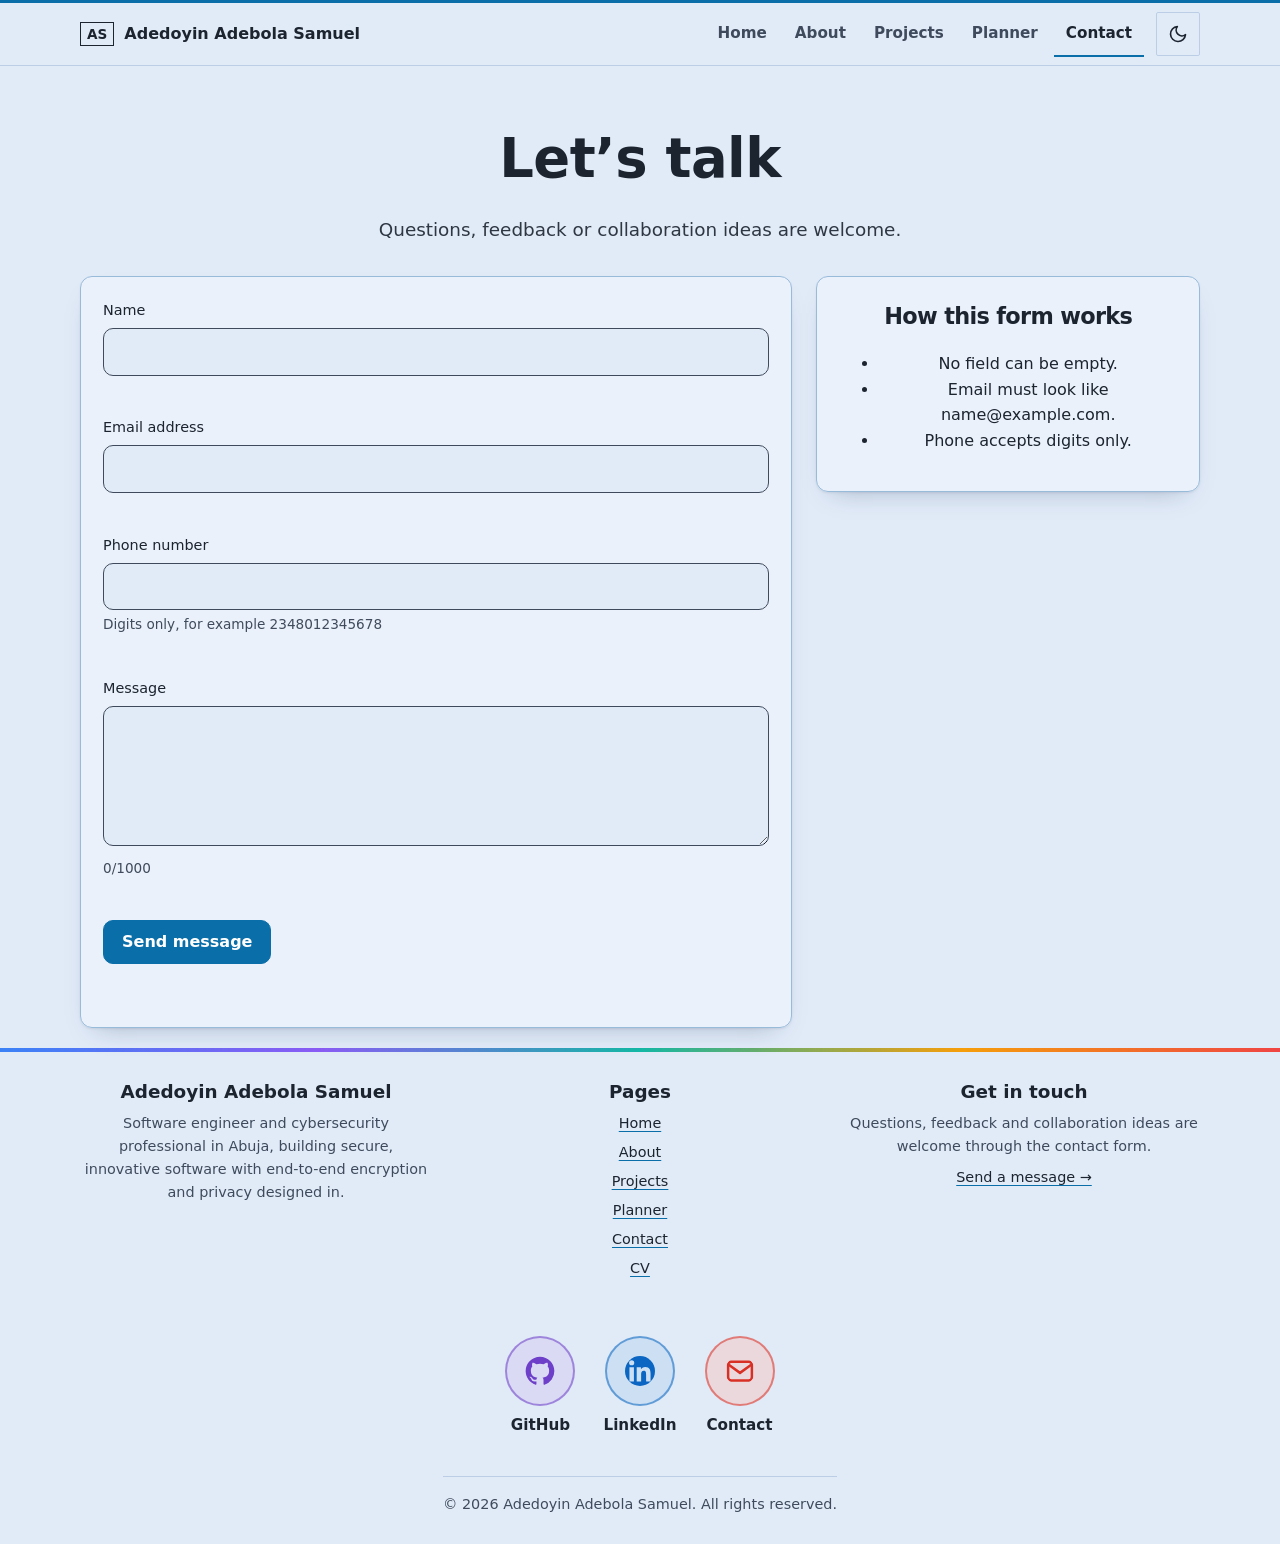
<file: contact.html>
<!DOCTYPE html>
<html lang="en">
<head>
<meta charset="utf-8">
<meta name="viewport" content="width=device-width, initial-scale=1">
<title>Contact | Adedoyin Adebola Samuel</title>
<meta name="description" content="Send Adedoyin Adebola Samuel a message. The form checks every field before it accepts your details.">
<meta property="og:title" content="Contact | Adedoyin Adebola Samuel">
<meta property="og:description" content="Send Adedoyin Adebola Samuel a message. The form checks every field before it accepts your details.">
<meta name="theme-color" content="#0a1222">
<link rel="icon" href="assets/images/favicon.svg" type="image/svg+xml">
<link rel="stylesheet" href="css/styles.css">
<script>document.documentElement.classList.add("js")</script>
<script src="js/main.js" defer></script>
<script src="js/contact.js" defer></script>
<script src="js/extras.js" defer></script>
</head>
<body id="top">
<a class="skip" href="#main">Skip to content</a>
<header class="hd"><div class="wrap bar">
<a class="brand" href="index.html"><span class="logo" aria-hidden="true">AS</span><span>Adedoyin Adebola Samuel</span></a>
<button id="menu" class="btn ghost menu" type="button" aria-expanded="false" aria-controls="nav">Menu</button>
<nav id="nav" aria-label="Main"><ul><li><a href="index.html">Home</a></li><li><a href="about.html">About</a></li><li><a href="projects.html">Projects</a></li><li><a href="planner.html">Planner</a></li><li><a href="contact.html" aria-current="page">Contact</a></li></ul></nav>
<button id="theme" class="btn ghost" type="button">Light mode</button>
</div></header>
<main id="main">
<section class="s wrap"><h1>Let’s talk</h1><p class="lead">Questions, feedback or collaboration ideas are welcome.</p>
<div class="split" style="margin-top:32px">
<div class="panel"><form id="contact-form" novalidate>
<div><label for="c-name">Name</label><input id="c-name" autocomplete="name" aria-describedby="e-name"><p id="e-name" class="err"></p></div>
<div><label for="c-email">Email address</label><input id="c-email" type="email" autocomplete="email" aria-describedby="e-email"><p id="e-email" class="err"></p></div>
<div><label for="c-phone">Phone number</label><input id="c-phone" type="tel" inputmode="numeric" autocomplete="tel" aria-describedby="h-phone e-phone"><div class="meta" id="h-phone">Digits only, for example 2348012345678</div><p id="e-phone" class="err"></p></div>
<div><label for="c-msg">Message</label><textarea id="c-msg" maxlength="1000" aria-describedby="c-count e-msg"></textarea><div class="meta" id="c-count">0/1000</div><p id="e-msg" class="err"></p></div>
<div><button class="btn pri" type="submit">Send message</button></div>
</form><div id="c-ok" hidden role="status"></div></div>
<aside class="panel"><h2 style="font-size:1.4rem">How this form works</h2>
<ul><li>No field can be empty.</li><li>Email must look like name@example.com.</li><li>Phone accepts digits only.</li></ul>
</aside>
</div></section>
</main>
<footer class="ft"><div class="wrap ftg">
<div><p class="kicker">Adedoyin Adebola Samuel</p><p>Software engineer and cybersecurity professional in Abuja, building secure, innovative software with end-to-end encryption and privacy designed in.</p></div>
<div><p class="kicker">Pages</p><ul><li><a href="index.html">Home</a></li><li><a href="about.html">About</a></li><li><a href="projects.html">Projects</a></li><li><a href="planner.html">Planner</a></li><li><a href="contact.html">Contact</a></li><li><a href="resume.html">CV</a></li></ul></div>
<div><p class="kicker">Get in touch</p><p>Questions, feedback and collaboration ideas are welcome through the contact form.</p><a href="contact.html">Send a message →</a></div>
<nav class="social" aria-label="Social links"><a href="https://github.com/DEDOYIN567" target="_blank" rel="noopener noreferrer" aria-label="GitHub" title="GitHub"><svg viewBox="0 0 24 24" aria-hidden="true" focusable="false"><path fill="currentColor" d="M12 .5C5.65.5.5 5.65.5 12c0 5.08 3.29 9.39 7.86 10.91.58.1.79-.25.79-.56v-2c-3.2.7-3.87-1.37-3.87-1.37-.52-1.33-1.28-1.69-1.28-1.69-1.04-.71.08-.7.08-.7 1.15.08 1.76 1.18 1.76 1.18 1.03 1.76 2.69 1.25 3.35.96.1-.74.4-1.25.73-1.54-2.55-.29-5.24-1.28-5.24-5.69 0-1.26.45-2.28 1.18-3.09-.12-.29-.51-1.46.11-3.05 0 0 .96-.31 3.15 1.18a10.9 10.9 0 0 1 5.74 0c2.19-1.49 3.15-1.18 3.15-1.18.62 1.59.23 2.76.11 3.05.74.81 1.18 1.83 1.18 3.09 0 4.42-2.7 5.4-5.27 5.68.41.36.78 1.06.78 2.14v3.17c0 .31.21.67.8.56A11.5 11.5 0 0 0 23.5 12C23.5 5.65 18.35.5 12 .5z"/></svg><span>GitHub</span></a><a href="https://linkedin.com/in/adedoyin-adebola" target="_blank" rel="noopener noreferrer" aria-label="LinkedIn" title="LinkedIn"><svg viewBox="0 0 24 24" aria-hidden="true" focusable="false"><path fill="currentColor" d="M20.45 20.45h-3.56v-5.57c0-1.33-.03-3.04-1.85-3.04-1.86 0-2.14 1.45-2.14 2.94v5.67H9.35V9h3.41v1.56h.05c.48-.9 1.64-1.85 3.37-1.85 3.6 0 4.27 2.37 4.27 5.46v6.28zM5.34 7.43a2.06 2.06 0 1 1 0-4.12 2.06 2.06 0 0 1 0 4.12zM7.12 20.45H3.56V9h3.56v11.45zM22.22 0H1.77C.79 0 0 .77 0 1.73v20.54C0 23.23.79 24 1.77 24h20.45c.98 0 1.78-.77 1.78-1.73V1.73C24 .77 23.2 0 22.22 0z"/></svg><span>LinkedIn</span></a><a href="contact.html" aria-label="Contact" title="Contact"><svg viewBox="0 0 24 24" aria-hidden="true" focusable="false"><rect x="2.5" y="4.5" width="19" height="15" rx="2.5" fill="none" stroke="currentColor" stroke-width="2"/><path d="M3 7l9 6.5L21 7" fill="none" stroke="currentColor" stroke-width="2" stroke-linejoin="round"/></svg><span>Contact</span></a></nav>
<p class="fine">© <span id="yr">2026</span> Adedoyin Adebola Samuel. All rights reserved.</p>
</div></footer>
<a id="to-top" class="btn" href="#top" aria-label="Back to top" hidden>↑</a>
</body>
</html>
</file>
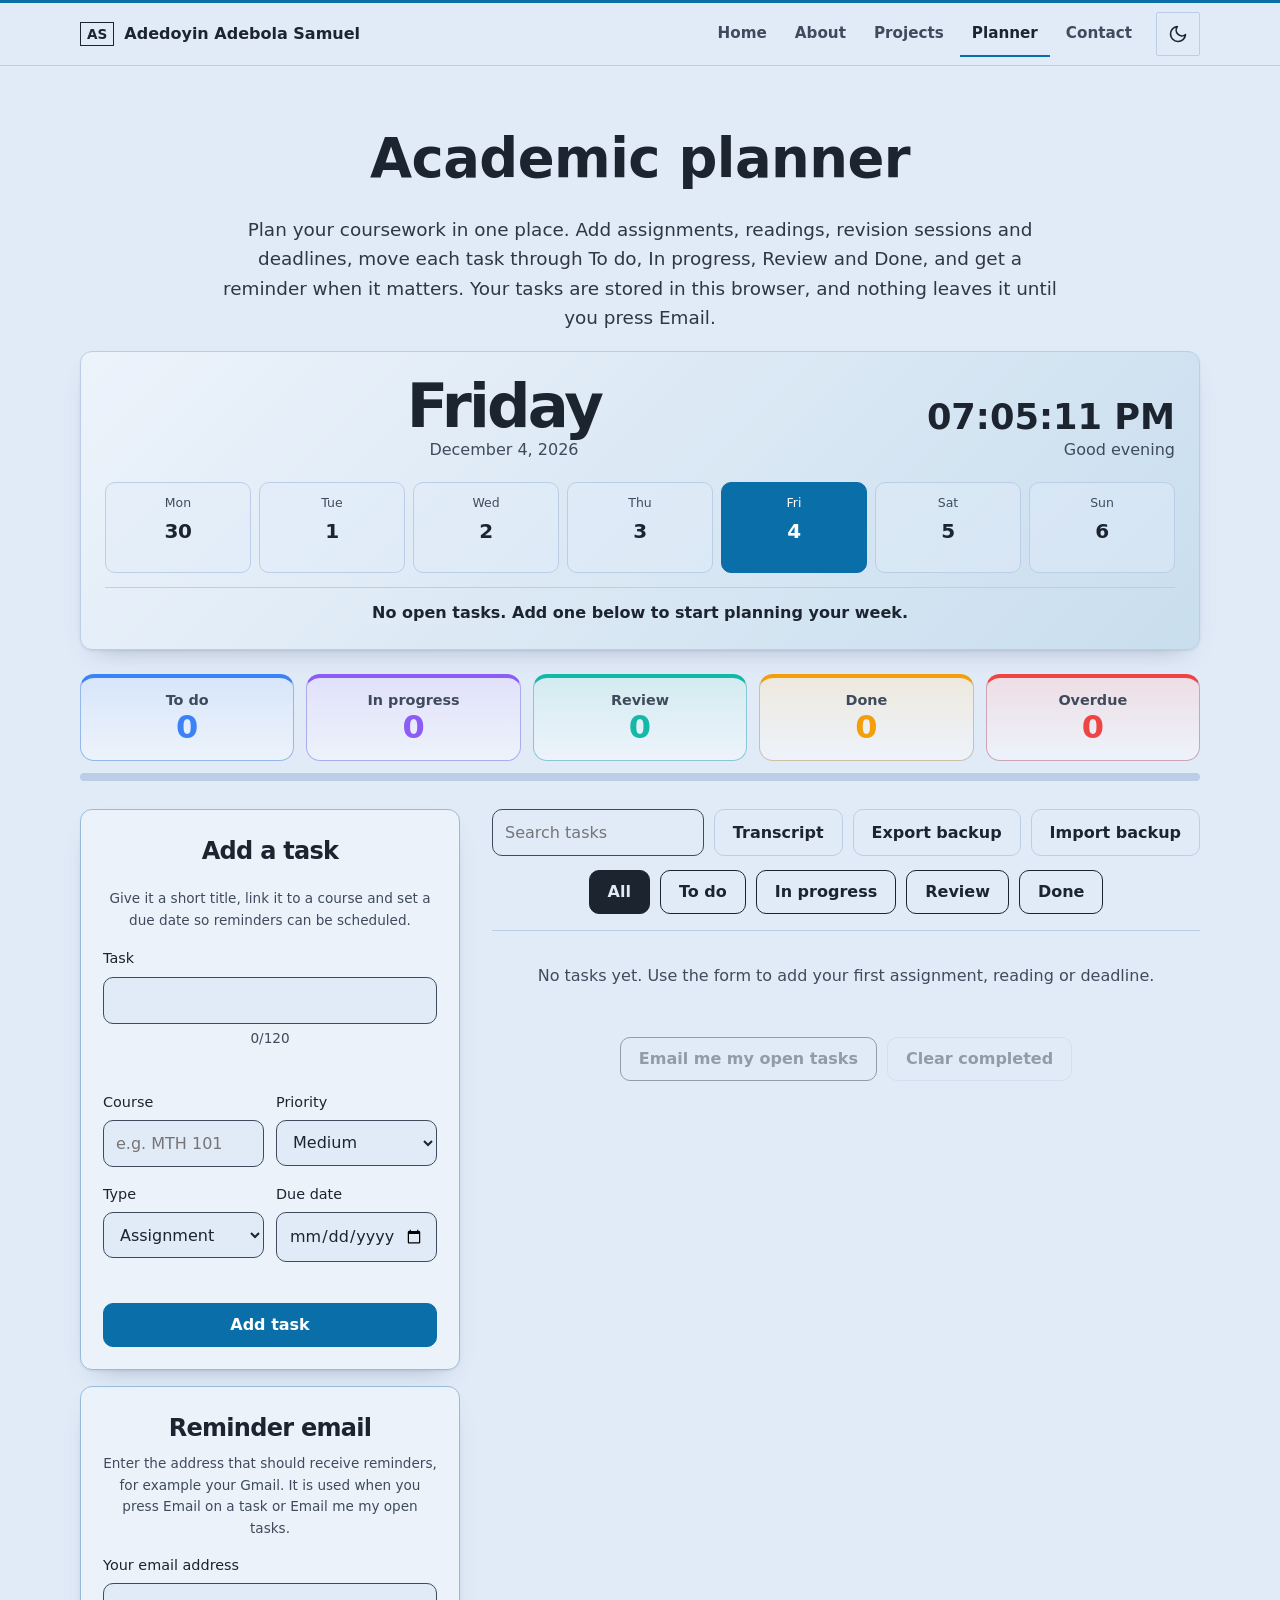
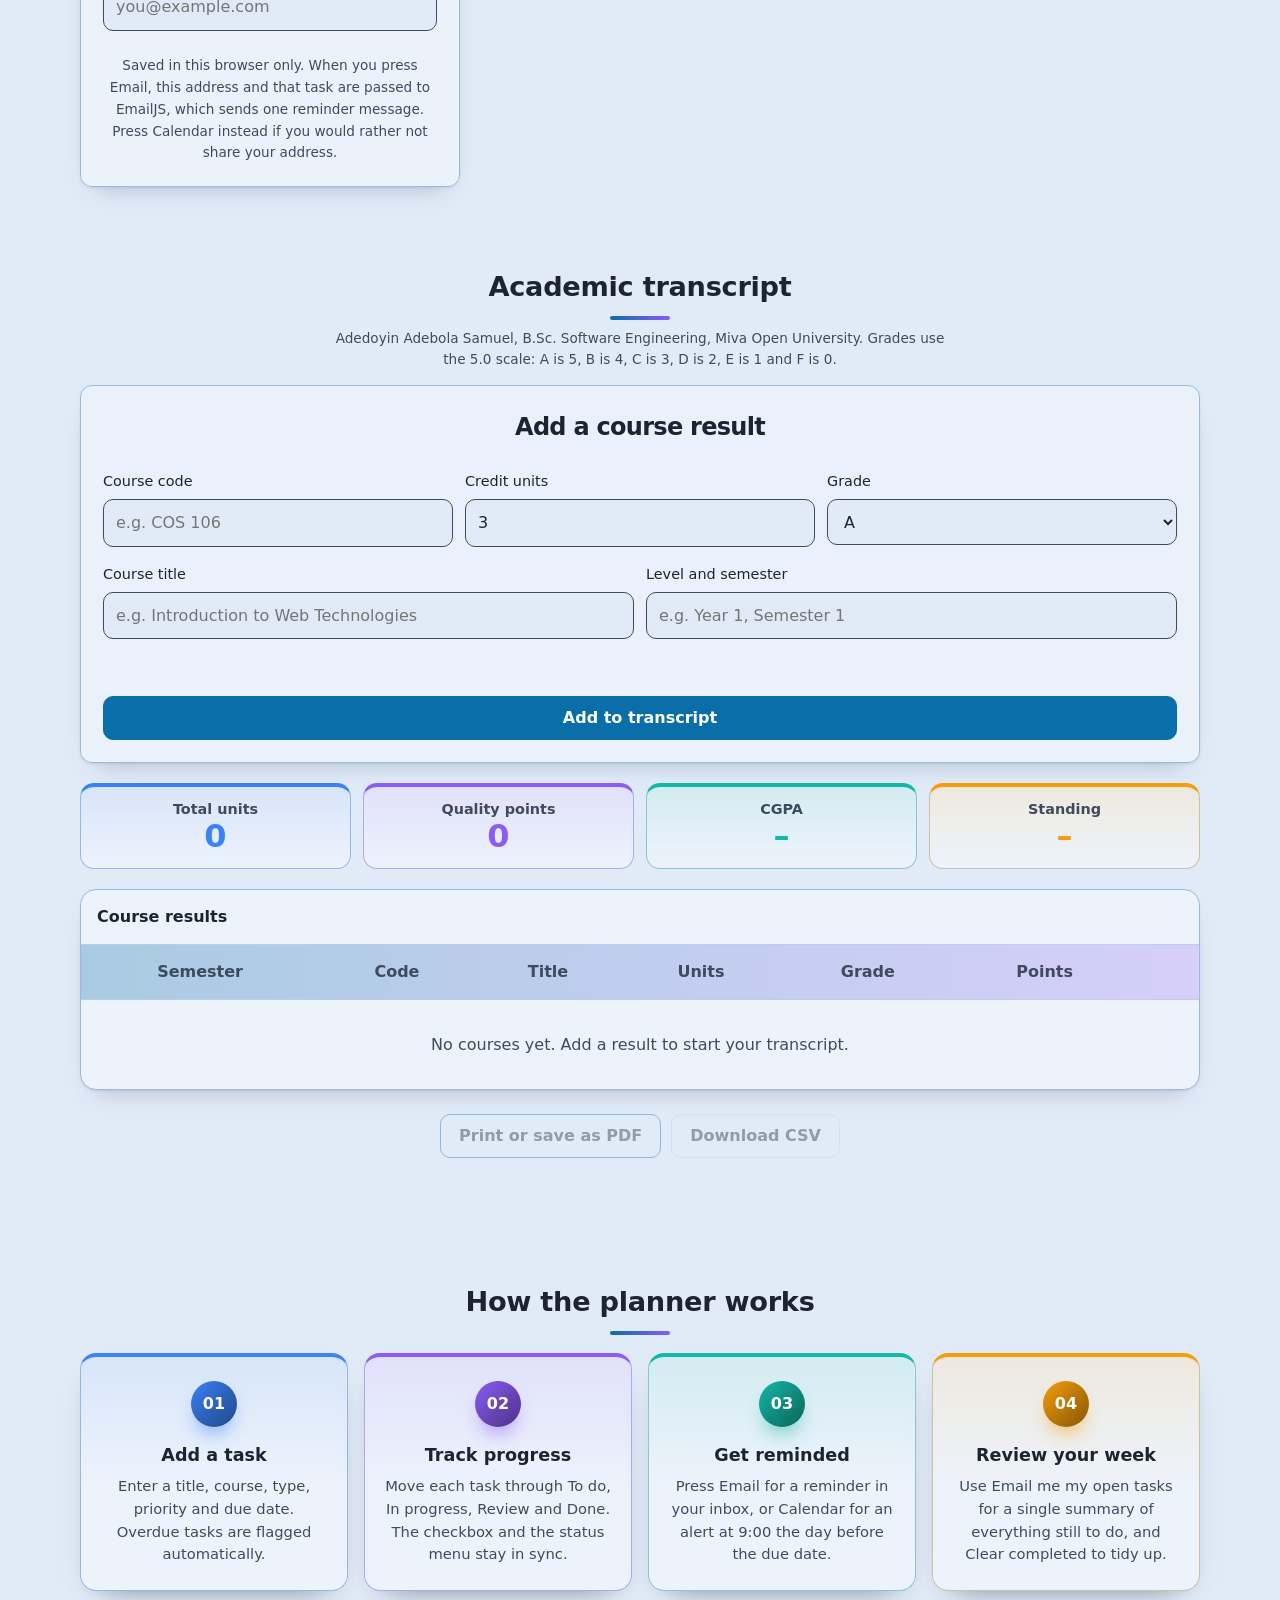
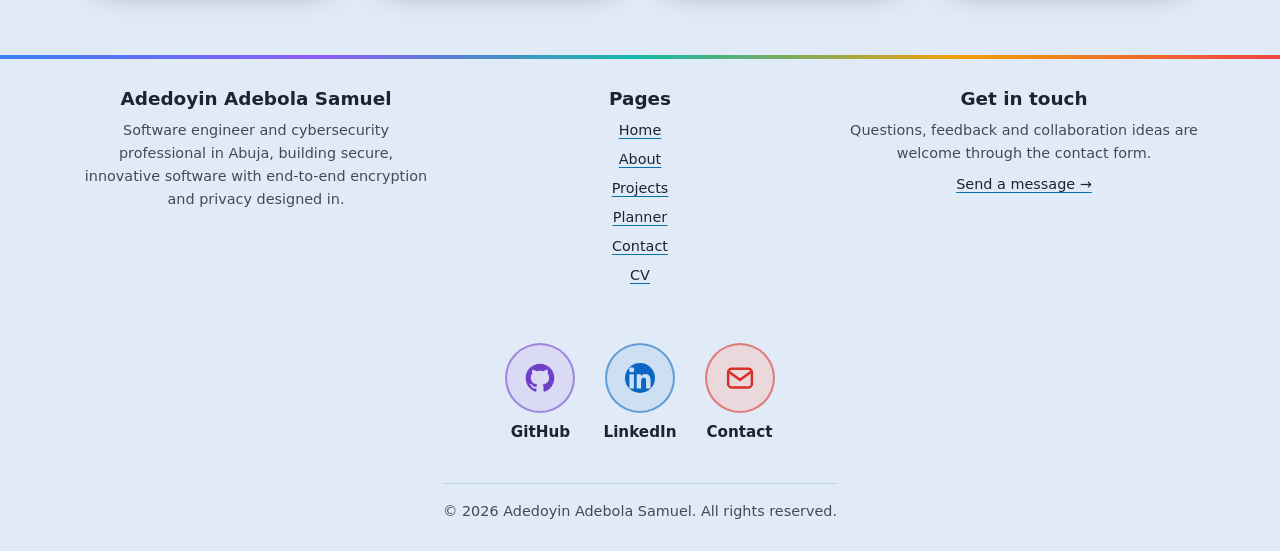
<file: planner.html>
<!DOCTYPE html>
<html lang="en">
<head>
<meta charset="utf-8">
<meta name="viewport" content="width=device-width, initial-scale=1">
<title>Academic Planner | Adedoyin Adebola Samuel</title>
<meta name="description" content="Plan tasks with due dates and priorities. Add, complete, delete and filter. Saved in your browser only.">
<meta property="og:title" content="Academic Planner | Adedoyin Adebola Samuel">
<meta property="og:description" content="Plan tasks with due dates and priorities. Add, complete, delete and filter. Saved in your browser only.">
<meta name="theme-color" content="#0a1222">
<link rel="icon" href="assets/images/favicon.svg" type="image/svg+xml">
<link rel="stylesheet" href="css/styles.css">
<script>document.documentElement.classList.add("js")</script>
<script src="js/main.js" defer></script>
<script src="js/planner.js" defer></script>
<script src="js/extras.js" defer></script>
</head>
<body id="top">
<a class="skip" href="#main">Skip to content</a>
<header class="hd"><div class="wrap bar">
<a class="brand" href="index.html"><span class="logo" aria-hidden="true">AS</span><span>Adedoyin Adebola Samuel</span></a>
<button id="menu" class="btn ghost menu" type="button" aria-expanded="false" aria-controls="nav">Menu</button>
<nav id="nav" aria-label="Main"><ul><li><a href="index.html">Home</a></li><li><a href="about.html">About</a></li><li><a href="projects.html">Projects</a></li><li><a href="planner.html" aria-current="page">Planner</a></li><li><a href="contact.html">Contact</a></li></ul></nav>
<button id="theme" class="btn ghost" type="button">Light mode</button>
</div></header>
<main id="main">
<section class="s wrap"><h1>Academic planner</h1>
<p class="lead">Plan your coursework in one place. Add assignments, readings, revision sessions and deadlines, move each task through To do, In progress, Review and Done, and get a reminder when it matters. Your tasks are stored in this browser, and nothing leaves it until you press Email.</p>
<div class="today" id="today"><div><p class="dow" id="td-dow"></p><p class="sub" id="td-date"></p></div><div class="tm"><p id="td-time" aria-hidden="true"></p><p class="sub" id="td-week"></p></div><ol class="wk" id="td-wk" aria-label="This week"></ol><p class="due" id="td-due" role="status"></p></div>
<dl class="stats"><div><dt>To do</dt><dd id="s-todo">0</dd></div><div><dt>In progress</dt><dd id="s-doing">0</dd></div><div><dt>Review</dt><dd id="s-review">0</dd></div><div><dt>Done</dt><dd id="s-done">0</dd></div><div><dt>Overdue</dt><dd id="s-over">0</dd></div></dl>
<div class="prog" aria-hidden="true"><span id="t-bar"></span></div>
<div class="plan"><div class="side">
<form id="task-form" class="panel" novalidate>
<h2>Add a task</h2><p class="meta" style="margin:-6px 0 0">Give it a short title, link it to a course and set a due date so reminders can be scheduled.</p>
<div><label for="t-title">Task</label><input id="t-title" autocomplete="off" aria-describedby="t-count t-err"><div class="meta" id="t-count">0/120</div><p id="t-err" class="err"></p></div>
<div class="two"><div><label for="t-course">Course</label><input id="t-course" maxlength="12" placeholder="e.g. MTH 101" autocomplete="off"></div><div><label for="t-pri">Priority</label><select id="t-pri"><option>Low</option><option selected>Medium</option><option>High</option></select></div></div>
<div class="two"><div><label for="t-type">Type</label><select id="t-type"><option>Assignment</option><option>Reading</option><option>Revision</option><option>Deadline</option></select></div>
<div><label for="t-due">Due date</label><input id="t-due" type="date" aria-describedby="d-err"><p id="d-err" class="err"></p></div></div>
<button class="btn pri" type="submit">Add task</button>
</form>
<div class="panel"><h2>Reminder email</h2><p class="meta" style="margin:-2px 0 14px">Enter the address that should receive reminders, for example your Gmail. It is used when you press Email on a task or Email me my open tasks.</p><label for="t-mail">Your email address</label><input id="t-mail" type="email" autocomplete="email" placeholder="you@example.com" aria-describedby="m-err"><p id="m-err" class="err"></p><p id="m-note" class="meta" style="margin:0"></p></div>
</div>
<div>
<div class="tools"><input id="t-q" type="search" placeholder="Search tasks" aria-label="Search tasks"><a class="btn ghost" href="#transcript">Transcript</a><button id="t-export" class="btn ghost" type="button">Export backup</button><button id="t-importb" class="btn ghost" type="button">Import backup</button><input id="t-import" type="file" accept="application/json" hidden aria-label="Import planner backup"></div>
<div class="row filt" style="margin:0" role="group" aria-label="Filter tasks"><button class="btn" type="button" data-f="all" aria-pressed="true">All</button><button class="btn" type="button" data-f="todo" aria-pressed="false">To do</button><button class="btn" type="button" data-f="doing" aria-pressed="false">In progress</button><button class="btn" type="button" data-f="review" aria-pressed="false">Review</button><button class="btn" type="button" data-f="done" aria-pressed="false">Done</button></div>
<p id="t-alert" hidden role="status"></p>
<ul id="t-list" class="tasks"></ul>
<div class="row full" style="margin:0"><button id="t-digest" class="btn" type="button">Email me my open tasks</button><button id="t-clear" class="btn ghost" type="button">Clear completed</button></div>
<p id="t-note" class="meta" role="status"></p>
</div></div></section>
<section class="s wrap" id="transcript"><h2 style="margin-bottom:8px">Academic transcript</h2>
<p class="meta">Adedoyin Adebola Samuel, B.Sc. Software Engineering, Miva Open University. Grades use the 5.0 scale: A is 5, B is 4, C is 3, D is 2, E is 1 and F is 0. <span id="c-gen"></span></p>
<form id="c-form" class="panel" novalidate><h2>Add a course result</h2>
<div class="tri"><div><label for="c-code">Course code</label><input id="c-code" maxlength="12" placeholder="e.g. COS 106" autocomplete="off"></div><div><label for="c-uin">Credit units</label><input id="c-uin" type="number" min="1" max="12" value="3"></div><div><label for="c-grade">Grade</label><select id="c-grade"><option>A</option><option>B</option><option>C</option><option>D</option><option>E</option><option>F</option></select></div></div>
<div class="two"><div><label for="c-name">Course title</label><input id="c-name" maxlength="80" placeholder="e.g. Introduction to Web Technologies" autocomplete="off"></div><div><label for="c-term">Level and semester</label><input id="c-term" maxlength="30" placeholder="e.g. Year 1, Semester 1" autocomplete="off"></div></div>
<p id="c-err" class="err" role="alert"></p><button class="btn pri" type="submit">Add to transcript</button></form>
<dl class="stats"><div><dt>Total units</dt><dd id="c-units">0</dd></div><div><dt>Quality points</dt><dd id="c-qp">0</dd></div><div><dt>CGPA</dt><dd id="c-gpa">–</dd></div><div><dt>Standing</dt><dd id="c-class">–</dd></div></dl>
<div class="tw"><table class="rt kv"><caption>Course results</caption><thead><tr><th>Semester</th><th>Code</th><th>Title</th><th>Units</th><th>Grade</th><th>Points</th><th class="noprint"><span class="sr">Action</span></th></tr></thead><tbody id="c-body"></tbody></table></div>
<div class="row noprint full"><button id="c-print" class="btn pri" type="button">Print or save as PDF</button><button id="c-csv" class="btn ghost" type="button">Download CSV</button></div></section>
<section class="s wrap"><h2>How the planner works</h2>
<ol class="steps">
<li><b>Add a task</b><p>Enter a title, course, type, priority and due date. Overdue tasks are flagged automatically.</p></li>
<li><b>Track progress</b><p>Move each task through To do, In progress, Review and Done. The checkbox and the status menu stay in sync.</p></li>
<li><b>Get reminded</b><p>Press Email for a reminder in your inbox, or Calendar for an alert at 9:00 the day before the due date.</p></li>
<li><b>Review your week</b><p>Use Email me my open tasks for a single summary of everything still to do, and Clear completed to tidy up.</p></li>
</ol></section>
</main>
<footer class="ft"><div class="wrap ftg">
<div><p class="kicker">Adedoyin Adebola Samuel</p><p>Software engineer and cybersecurity professional in Abuja, building secure, innovative software with end-to-end encryption and privacy designed in.</p></div>
<div><p class="kicker">Pages</p><ul><li><a href="index.html">Home</a></li><li><a href="about.html">About</a></li><li><a href="projects.html">Projects</a></li><li><a href="planner.html">Planner</a></li><li><a href="contact.html">Contact</a></li><li><a href="resume.html">CV</a></li></ul></div>
<div><p class="kicker">Get in touch</p><p>Questions, feedback and collaboration ideas are welcome through the contact form.</p><a href="contact.html">Send a message →</a></div>
<nav class="social" aria-label="Social links"><a href="https://github.com/DEDOYIN567" target="_blank" rel="noopener noreferrer" aria-label="GitHub" title="GitHub"><svg viewBox="0 0 24 24" aria-hidden="true" focusable="false"><path fill="currentColor" d="M12 .5C5.65.5.5 5.65.5 12c0 5.08 3.29 9.39 7.86 10.91.58.1.79-.25.79-.56v-2c-3.2.7-3.87-1.37-3.87-1.37-.52-1.33-1.28-1.69-1.28-1.69-1.04-.71.08-.7.08-.7 1.15.08 1.76 1.18 1.76 1.18 1.03 1.76 2.69 1.25 3.35.96.1-.74.4-1.25.73-1.54-2.55-.29-5.24-1.28-5.24-5.69 0-1.26.45-2.28 1.18-3.09-.12-.29-.51-1.46.11-3.05 0 0 .96-.31 3.15 1.18a10.9 10.9 0 0 1 5.74 0c2.19-1.49 3.15-1.18 3.15-1.18.62 1.59.23 2.76.11 3.05.74.81 1.18 1.83 1.18 3.09 0 4.42-2.7 5.4-5.27 5.68.41.36.78 1.06.78 2.14v3.17c0 .31.21.67.8.56A11.5 11.5 0 0 0 23.5 12C23.5 5.65 18.35.5 12 .5z"/></svg><span>GitHub</span></a><a href="https://linkedin.com/in/adedoyin-adebola" target="_blank" rel="noopener noreferrer" aria-label="LinkedIn" title="LinkedIn"><svg viewBox="0 0 24 24" aria-hidden="true" focusable="false"><path fill="currentColor" d="M20.45 20.45h-3.56v-5.57c0-1.33-.03-3.04-1.85-3.04-1.86 0-2.14 1.45-2.14 2.94v5.67H9.35V9h3.41v1.56h.05c.48-.9 1.64-1.85 3.37-1.85 3.6 0 4.27 2.37 4.27 5.46v6.28zM5.34 7.43a2.06 2.06 0 1 1 0-4.12 2.06 2.06 0 0 1 0 4.12zM7.12 20.45H3.56V9h3.56v11.45zM22.22 0H1.77C.79 0 0 .77 0 1.73v20.54C0 23.23.79 24 1.77 24h20.45c.98 0 1.78-.77 1.78-1.73V1.73C24 .77 23.2 0 22.22 0z"/></svg><span>LinkedIn</span></a><a href="contact.html" aria-label="Contact" title="Contact"><svg viewBox="0 0 24 24" aria-hidden="true" focusable="false"><rect x="2.5" y="4.5" width="19" height="15" rx="2.5" fill="none" stroke="currentColor" stroke-width="2"/><path d="M3 7l9 6.5L21 7" fill="none" stroke="currentColor" stroke-width="2" stroke-linejoin="round"/></svg><span>Contact</span></a></nav>
<p class="fine">© <span id="yr">2026</span> Adedoyin Adebola Samuel. All rights reserved.</p>
</div></footer>
<a id="to-top" class="btn" href="#top" aria-label="Back to top" hidden>↑</a>
</body>
</html>
</file>
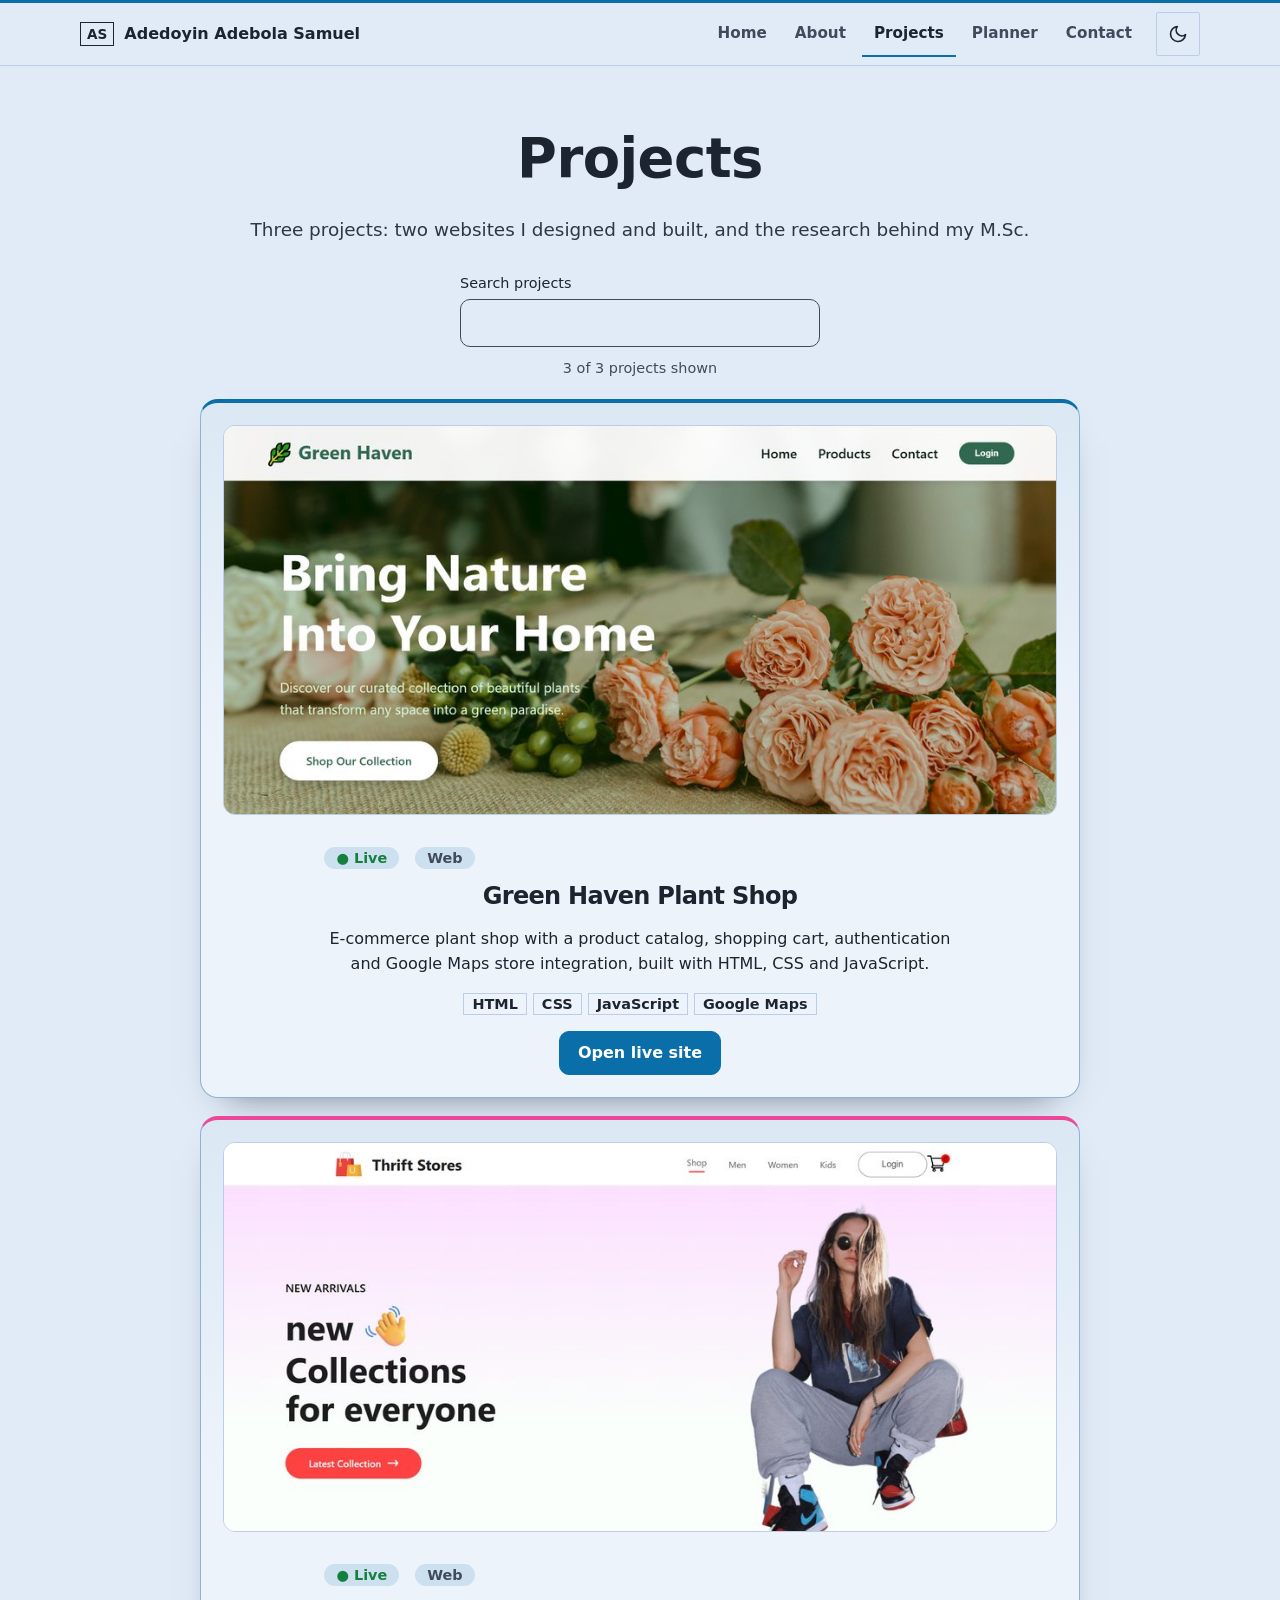
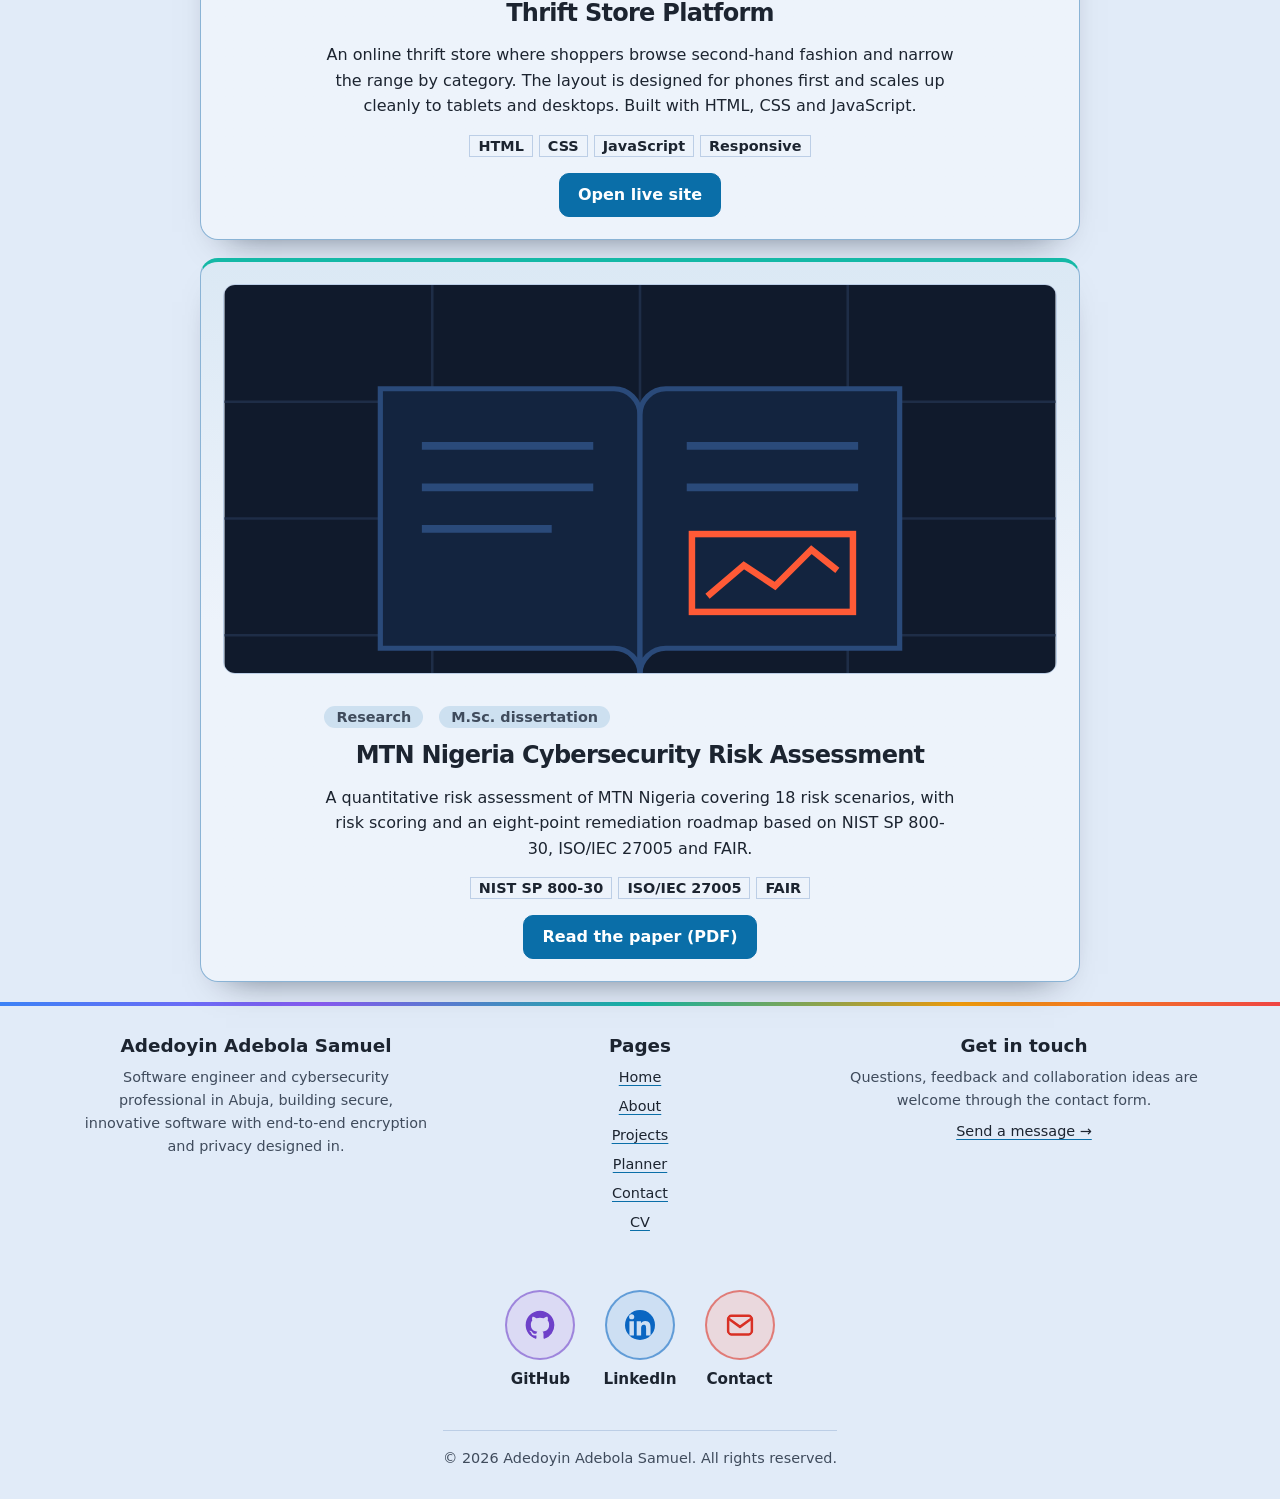
<file: projects.html>
<!DOCTYPE html>
<html lang="en">
<head>
<meta charset="utf-8">
<meta name="viewport" content="width=device-width, initial-scale=1">
<title>Projects | Adedoyin Adebola Samuel</title>
<meta name="description" content="Live projects by Adedoyin Adebola Samuel: an e-commerce plant shop and a thrift store platform, with source links.">
<meta property="og:title" content="Projects | Adedoyin Adebola Samuel">
<meta property="og:description" content="Three projects by Adedoyin Adebola Samuel with descriptions, tools used and links to the live pages and source code.">
<meta name="theme-color" content="#0a1222">
<link rel="icon" href="assets/images/favicon.svg" type="image/svg+xml">
<link rel="stylesheet" href="css/styles.css">
<script>document.documentElement.classList.add("js")</script>
<script src="js/main.js" defer></script>
<script src="js/projects.js" defer></script>
<script src="js/extras.js" defer></script>
</head>
<body id="top">
<a class="skip" href="#main">Skip to content</a>
<header class="hd"><div class="wrap bar">
<a class="brand" href="index.html"><span class="logo" aria-hidden="true">AS</span><span>Adedoyin Adebola Samuel</span></a>
<button id="menu" class="btn ghost menu" type="button" aria-expanded="false" aria-controls="nav">Menu</button>
<nav id="nav" aria-label="Main"><ul><li><a href="index.html">Home</a></li><li><a href="about.html">About</a></li><li><a href="projects.html" aria-current="page">Projects</a></li><li><a href="planner.html">Planner</a></li><li><a href="contact.html">Contact</a></li></ul></nav>
<button id="theme" class="btn ghost" type="button">Light mode</button>
</div></header>
<main id="main">
<section class="s wrap"><h1>Projects</h1><p class="lead">Three projects: two websites I designed and built, and the research behind my M.Sc.</p>
<div class="filters" role="group" aria-label="Filter projects"><div class="f"><label for="pq">Search projects</label><input id="pq" type="search" autocomplete="off"></div></div>
<p id="pcount" class="pcount" role="status">3 of 3 projects shown</p>
<div class="proj">
<article class="card pc" data-cat="web"><figure class="shot"><img src="assets/images/skills/green-haven.jpg" width="960" height="445" loading="lazy" alt="Green Haven Plant Shop home page with the headline Bring Nature Into Your Home"></figure>
<div><p class="meta2"><span class="live">&#9679; Live</span><span>Web</span></p><h2>Green Haven Plant Shop</h2><p>E-commerce plant shop with a product catalog, shopping cart, authentication and Google Maps store integration, built with HTML, CSS and JavaScript.</p>
<ul class="pills"><li>HTML</li><li>CSS</li><li>JavaScript</li><li>Google Maps</li></ul>
<div class="row" style="margin-top:0"><a class="btn pri" href="https://greenhavenco.netlify.app/" target="_blank" rel="noopener noreferrer">Open live site</a></div></div></article>
<article class="card pc" data-cat="web"><figure class="shot"><img src="assets/images/skills/thrift-store.jpg" width="960" height="445" loading="lazy" alt="Thrift Stores home page with the headline new Collections for everyone"></figure>
<div><p class="meta2"><span class="live">&#9679; Live</span><span>Web</span></p><h2>Thrift Store Platform</h2><p>An online thrift store where shoppers browse second-hand fashion and narrow the range by category. The layout is designed for phones first and scales up cleanly to tablets and desktops. Built with HTML, CSS and JavaScript.</p>
<ul class="pills"><li>HTML</li><li>CSS</li><li>JavaScript</li><li>Responsive</li></ul>
<div class="row" style="margin-top:0"><a class="btn pri" href="https://thriftstor.netlify.app/#/" target="_blank" rel="noopener noreferrer">Open live site</a></div></div></article>
<article class="card pc" data-cat="research"><figure class="shot"><img src="assets/images/skills/research.svg" width="960" height="445" loading="lazy" alt="Illustration of an open research paper with a chart"></figure>
<div><p class="meta2"><span>Research</span><span>M.Sc. dissertation</span></p><h2>MTN Nigeria Cybersecurity Risk Assessment</h2><p>A quantitative risk assessment of MTN Nigeria covering 18 risk scenarios, with risk scoring and an eight-point remediation roadmap based on NIST SP 800-30, ISO/IEC 27005 and FAIR.</p>
<ul class="pills"><li>NIST SP 800-30</li><li>ISO/IEC 27005</li><li>FAIR</li></ul>
<div class="row" style="margin-top:0"><a class="btn pri" href="https://adedoyin-adebola.vercel.app/files/MTN_Nigeria_Cybersecurity_Risk_Assessment.pdf" target="_blank" rel="noopener noreferrer">Read the paper (PDF)</a></div></div></article>
</div>
<p id="pnone" class="pcount" hidden>No projects match. Clear the search to see all three.</p></section>
</main>
<footer class="ft"><div class="wrap ftg">
<div><p class="kicker">Adedoyin Adebola Samuel</p><p>Software engineer and cybersecurity professional in Abuja, building secure, innovative software with end-to-end encryption and privacy designed in.</p></div>
<div><p class="kicker">Pages</p><ul><li><a href="index.html">Home</a></li><li><a href="about.html">About</a></li><li><a href="projects.html">Projects</a></li><li><a href="planner.html">Planner</a></li><li><a href="contact.html">Contact</a></li><li><a href="resume.html">CV</a></li></ul></div>
<div><p class="kicker">Get in touch</p><p>Questions, feedback and collaboration ideas are welcome through the contact form.</p><a href="contact.html">Send a message →</a></div>
<nav class="social" aria-label="Social links"><a href="https://github.com/DEDOYIN567" target="_blank" rel="noopener noreferrer" aria-label="GitHub" title="GitHub"><svg viewBox="0 0 24 24" aria-hidden="true" focusable="false"><path fill="currentColor" d="M12 .5C5.65.5.5 5.65.5 12c0 5.08 3.29 9.39 7.86 10.91.58.1.79-.25.79-.56v-2c-3.2.7-3.87-1.37-3.87-1.37-.52-1.33-1.28-1.69-1.28-1.69-1.04-.71.08-.7.08-.7 1.15.08 1.76 1.18 1.76 1.18 1.03 1.76 2.69 1.25 3.35.96.1-.74.4-1.25.73-1.54-2.55-.29-5.24-1.28-5.24-5.69 0-1.26.45-2.28 1.18-3.09-.12-.29-.51-1.46.11-3.05 0 0 .96-.31 3.15 1.18a10.9 10.9 0 0 1 5.74 0c2.19-1.49 3.15-1.18 3.15-1.18.62 1.59.23 2.76.11 3.05.74.81 1.18 1.83 1.18 3.09 0 4.42-2.7 5.4-5.27 5.68.41.36.78 1.06.78 2.14v3.17c0 .31.21.67.8.56A11.5 11.5 0 0 0 23.5 12C23.5 5.65 18.35.5 12 .5z"/></svg><span>GitHub</span></a><a href="https://linkedin.com/in/adedoyin-adebola" target="_blank" rel="noopener noreferrer" aria-label="LinkedIn" title="LinkedIn"><svg viewBox="0 0 24 24" aria-hidden="true" focusable="false"><path fill="currentColor" d="M20.45 20.45h-3.56v-5.57c0-1.33-.03-3.04-1.85-3.04-1.86 0-2.14 1.45-2.14 2.94v5.67H9.35V9h3.41v1.56h.05c.48-.9 1.64-1.85 3.37-1.85 3.6 0 4.27 2.37 4.27 5.46v6.28zM5.34 7.43a2.06 2.06 0 1 1 0-4.12 2.06 2.06 0 0 1 0 4.12zM7.12 20.45H3.56V9h3.56v11.45zM22.22 0H1.77C.79 0 0 .77 0 1.73v20.54C0 23.23.79 24 1.77 24h20.45c.98 0 1.78-.77 1.78-1.73V1.73C24 .77 23.2 0 22.22 0z"/></svg><span>LinkedIn</span></a><a href="contact.html" aria-label="Contact" title="Contact"><svg viewBox="0 0 24 24" aria-hidden="true" focusable="false"><rect x="2.5" y="4.5" width="19" height="15" rx="2.5" fill="none" stroke="currentColor" stroke-width="2"/><path d="M3 7l9 6.5L21 7" fill="none" stroke="currentColor" stroke-width="2" stroke-linejoin="round"/></svg><span>Contact</span></a></nav>
<p class="fine">© <span id="yr">2026</span> Adedoyin Adebola Samuel. All rights reserved.</p>
</div></footer>
<a id="to-top" class="btn" href="#top" aria-label="Back to top" hidden>↑</a>
</body>
</html>
</file>
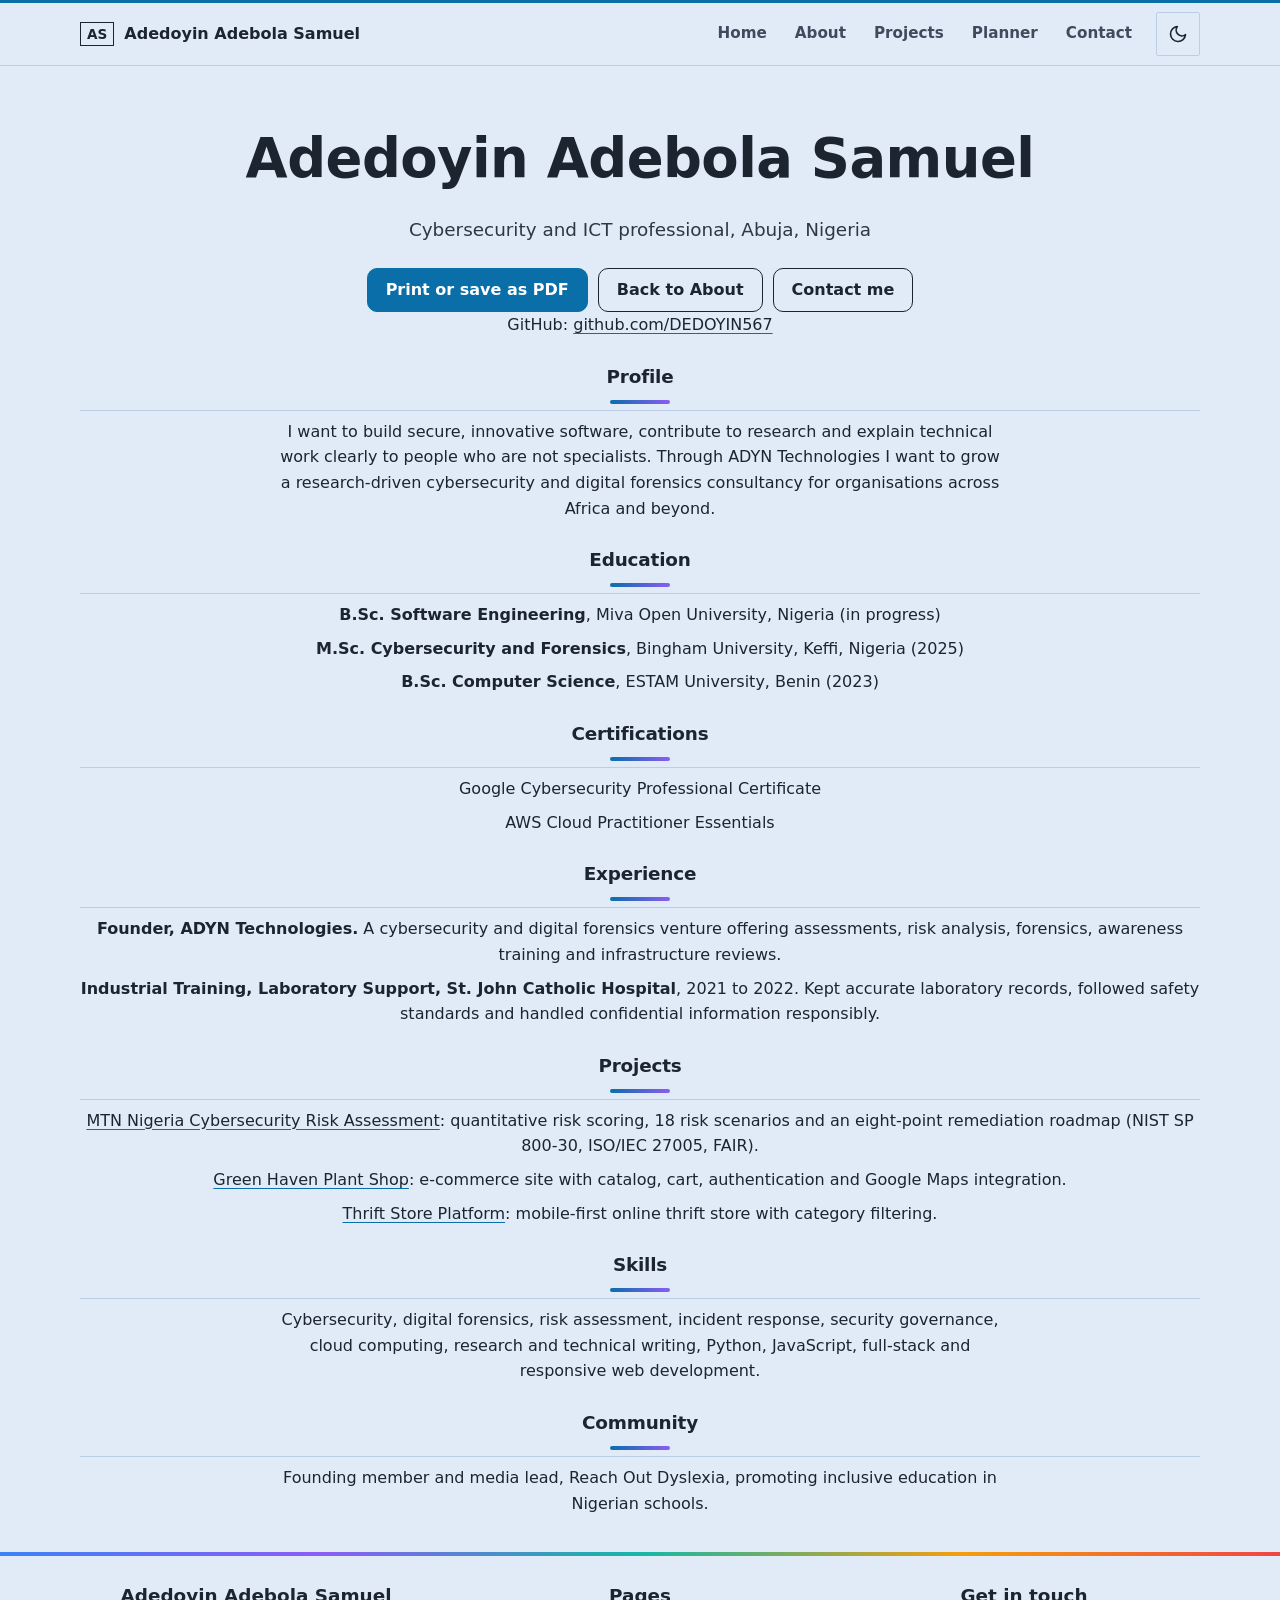
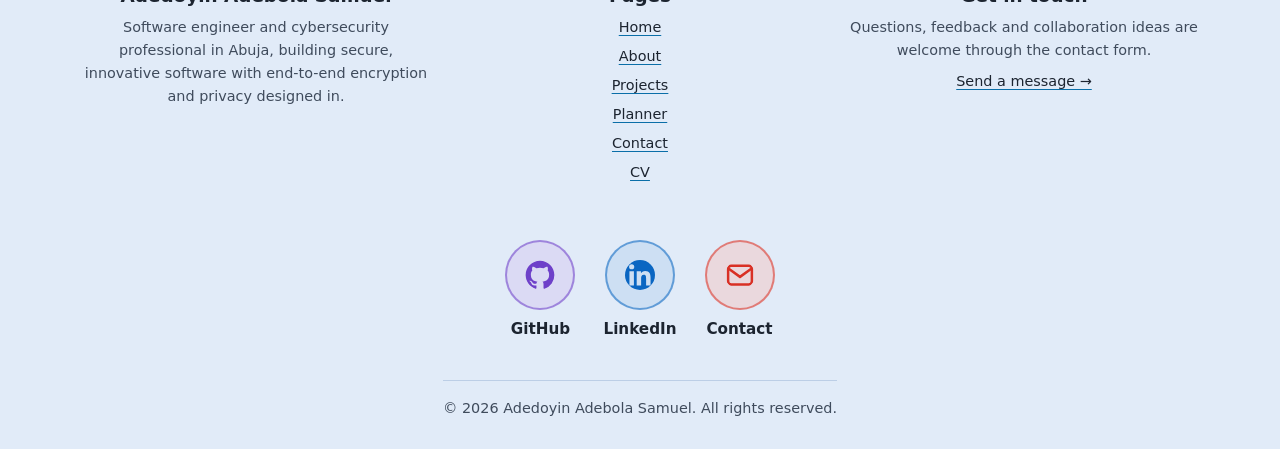
<file: resume.html>
<!DOCTYPE html>
<html lang="en">
<head>
<meta charset="utf-8">
<meta name="viewport" content="width=device-width, initial-scale=1">
<title>CV | Adedoyin Adebola Samuel</title>
<meta name="description" content="Curriculum vitae of Adedoyin Adebola Samuel: cybersecurity and ICT professional, M.Sc. Cybersecurity and Forensics, founder of ADYN Technologies.">
<meta property="og:title" content="CV | Adedoyin Adebola Samuel">
<meta property="og:description" content="Curriculum vitae of Adedoyin Adebola Samuel: cybersecurity and ICT professional.">
<meta name="theme-color" content="#0a1222">
<link rel="icon" href="assets/images/favicon.svg" type="image/svg+xml">
<link rel="stylesheet" href="css/styles.css">
<script>document.documentElement.classList.add("js")</script>
<script src="js/main.js" defer></script>
<script src="js/about.js" defer></script>
<script src="js/extras.js" defer></script>
</head>
<body id="top">
<a class="skip" href="#main">Skip to content</a>
<header class="hd"><div class="wrap bar">
<a class="brand" href="index.html"><span class="logo" aria-hidden="true">AS</span><span>Adedoyin Adebola Samuel</span></a>
<button id="menu" class="btn ghost menu" type="button" aria-expanded="false" aria-controls="nav">Menu</button>
<nav id="nav" aria-label="Main"><ul><li><a href="index.html">Home</a></li><li><a href="about.html">About</a></li><li><a href="projects.html">Projects</a></li><li><a href="planner.html">Planner</a></li><li><a href="contact.html">Contact</a></li></ul></nav>
<button id="theme" class="btn ghost" type="button">Light mode</button>
</div></header>
<main id="main"><section class="s wrap cv"><h1>Adedoyin Adebola Samuel</h1><p class="lead">Cybersecurity and ICT professional, Abuja, Nigeria</p>
<div class="row noprint"><button class="btn pri" type="button" data-print>Print or save as PDF</button><a class="btn" href="about.html">Back to About</a><a class="btn" href="contact.html">Contact me</a></div>
<p>GitHub: <a href="https://github.com/DEDOYIN567">github.com/DEDOYIN567</a></p>
<h2>Profile</h2><p>I want to build secure, innovative software, contribute to research and explain technical work clearly to people who are not specialists. Through ADYN Technologies I want to grow a research-driven cybersecurity and digital forensics consultancy for organisations across Africa and beyond.</p>
<h2>Education</h2><ul class="cvl"><li><strong>B.Sc. Software Engineering</strong>, Miva Open University, Nigeria (in progress)</li><li><strong>M.Sc. Cybersecurity and Forensics</strong>, Bingham University, Keffi, Nigeria (2025)</li><li><strong>B.Sc. Computer Science</strong>, ESTAM University, Benin (2023)</li></ul>
<h2>Certifications</h2><ul class="cvl"><li>Google Cybersecurity Professional Certificate</li><li>AWS Cloud Practitioner Essentials</li></ul>
<h2>Experience</h2><ul class="cvl"><li><strong>Founder, ADYN Technologies.</strong> A cybersecurity and digital forensics venture offering assessments, risk analysis, forensics, awareness training and infrastructure reviews.</li><li><strong>Industrial Training, Laboratory Support, St. John Catholic Hospital</strong>, 2021 to 2022. Kept accurate laboratory records, followed safety standards and handled confidential information responsibly.</li></ul>
<h2>Projects</h2><ul class="cvl"><li><a href="https://adedoyin-adebola.vercel.app/files/MTN_Nigeria_Cybersecurity_Risk_Assessment.pdf">MTN Nigeria Cybersecurity Risk Assessment</a>: quantitative risk scoring, 18 risk scenarios and an eight-point remediation roadmap (NIST SP 800-30, ISO/IEC 27005, FAIR).</li><li><a href="https://greenhavenco.netlify.app/">Green Haven Plant Shop</a>: e-commerce site with catalog, cart, authentication and Google Maps integration.</li><li><a href="https://thriftstor.netlify.app/#/">Thrift Store Platform</a>: mobile-first online thrift store with category filtering.</li></ul>
<h2>Skills</h2><p>Cybersecurity, digital forensics, risk assessment, incident response, security governance, cloud computing, research and technical writing, Python, JavaScript, full-stack and responsive web development.</p>
<h2>Community</h2><p>Founding member and media lead, Reach Out Dyslexia, promoting inclusive education in Nigerian schools.</p></section></main>
<footer class="ft"><div class="wrap ftg">
<div><p class="kicker">Adedoyin Adebola Samuel</p><p>Software engineer and cybersecurity professional in Abuja, building secure, innovative software with end-to-end encryption and privacy designed in.</p></div>
<div><p class="kicker">Pages</p><ul><li><a href="index.html">Home</a></li><li><a href="about.html">About</a></li><li><a href="projects.html">Projects</a></li><li><a href="planner.html">Planner</a></li><li><a href="contact.html">Contact</a></li><li><a href="resume.html">CV</a></li></ul></div>
<div><p class="kicker">Get in touch</p><p>Questions, feedback and collaboration ideas are welcome through the contact form.</p><a href="contact.html">Send a message →</a></div>
<nav class="social" aria-label="Social links"><a href="https://github.com/DEDOYIN567" target="_blank" rel="noopener noreferrer" aria-label="GitHub" title="GitHub"><svg viewBox="0 0 24 24" aria-hidden="true" focusable="false"><path fill="currentColor" d="M12 .5C5.65.5.5 5.65.5 12c0 5.08 3.29 9.39 7.86 10.91.58.1.79-.25.79-.56v-2c-3.2.7-3.87-1.37-3.87-1.37-.52-1.33-1.28-1.69-1.28-1.69-1.04-.71.08-.7.08-.7 1.15.08 1.76 1.18 1.76 1.18 1.03 1.76 2.69 1.25 3.35.96.1-.74.4-1.25.73-1.54-2.55-.29-5.24-1.28-5.24-5.69 0-1.26.45-2.28 1.18-3.09-.12-.29-.51-1.46.11-3.05 0 0 .96-.31 3.15 1.18a10.9 10.9 0 0 1 5.74 0c2.19-1.49 3.15-1.18 3.15-1.18.62 1.59.23 2.76.11 3.05.74.81 1.18 1.83 1.18 3.09 0 4.42-2.7 5.4-5.27 5.68.41.36.78 1.06.78 2.14v3.17c0 .31.21.67.8.56A11.5 11.5 0 0 0 23.5 12C23.5 5.65 18.35.5 12 .5z"/></svg><span>GitHub</span></a><a href="https://linkedin.com/in/adedoyin-adebola" target="_blank" rel="noopener noreferrer" aria-label="LinkedIn" title="LinkedIn"><svg viewBox="0 0 24 24" aria-hidden="true" focusable="false"><path fill="currentColor" d="M20.45 20.45h-3.56v-5.57c0-1.33-.03-3.04-1.85-3.04-1.86 0-2.14 1.45-2.14 2.94v5.67H9.35V9h3.41v1.56h.05c.48-.9 1.64-1.85 3.37-1.85 3.6 0 4.27 2.37 4.27 5.46v6.28zM5.34 7.43a2.06 2.06 0 1 1 0-4.12 2.06 2.06 0 0 1 0 4.12zM7.12 20.45H3.56V9h3.56v11.45zM22.22 0H1.77C.79 0 0 .77 0 1.73v20.54C0 23.23.79 24 1.77 24h20.45c.98 0 1.78-.77 1.78-1.73V1.73C24 .77 23.2 0 22.22 0z"/></svg><span>LinkedIn</span></a><a href="contact.html" aria-label="Contact" title="Contact"><svg viewBox="0 0 24 24" aria-hidden="true" focusable="false"><rect x="2.5" y="4.5" width="19" height="15" rx="2.5" fill="none" stroke="currentColor" stroke-width="2"/><path d="M3 7l9 6.5L21 7" fill="none" stroke="currentColor" stroke-width="2" stroke-linejoin="round"/></svg><span>Contact</span></a></nav>
<p class="fine">© <span id="yr">2026</span> Adedoyin Adebola Samuel. All rights reserved.</p>
</div></footer>
<a id="to-top" class="btn" href="#top" aria-label="Back to top" hidden>↑</a>
</body>
</html>
</file>
<file: css/styles.css>
:root{--bg:#09090c;--sf:#101015;--ink:#ece9e3;--mu:#8e97a4;--ln:#252c36;--ac:#ff5a36;--on:#0b0d10;--mono:ui-monospace,"SF Mono",Menlo,Consolas,monospace;color-scheme:dark}
:root[data-theme=light]{--bg:#e1ebf8;--sf:#edf3fb;--ink:#1c2430;--mu:#556070;--ln:#bccee6;--ac:#0a6ea8;--on:#fff;color-scheme:light}   /* calm blue-grey light mode: no pure white */
*,*::before,*::after{box-sizing:border-box}
html{scroll-padding-top:72px}
body{margin:0;background:var(--bg);color:var(--ink);font:1rem/1.6 system-ui,-apple-system,"Segoe UI",Roboto,sans-serif;overflow-x:hidden;-webkit-font-smoothing:antialiased}
img{max-width:100%;height:auto;display:block}
a{color:var(--ink);text-decoration-color:var(--ac);text-underline-offset:3px}
h1,h2,h3{line-height:1.05;letter-spacing:-.035em;margin:0 0 .5em}
h1{font-size:clamp(2.6rem,8vw,6rem);font-weight:700}
.s h1{font-size:clamp(2rem,5vw,3.4rem)}
h3{font-size:1.1rem}
h2{font:600 .78rem/1 var(--mono);letter-spacing:.1em;text-transform:uppercase;color:var(--mu);border-top:1px solid var(--ln);padding-top:14px;margin:0 0 20px}
.pc h2,.panel h2{font:inherit;font-weight:700;font-size:1.5rem;letter-spacing:-.03em;text-transform:none;color:var(--ink);border:0;padding:0;margin:0 0 8px}
p{margin:0 0 1em;max-width:62ch}
.mu,.meta{color:var(--mu)}
.meta{font-size:.85rem;margin-top:4px}
.lead{font-size:1.15rem;color:var(--mu)}
.kicker{font:.78rem/1.2 var(--mono);letter-spacing:.1em;text-transform:uppercase;color:var(--mu);margin:0 0 16px}
.wrap{width:min(1120px,100% - 40px);margin-inline:auto}
.s{padding-block:clamp(32px,5vw,64px)}
.skip{position:absolute;left:12px;top:-64px;background:var(--ac);color:var(--on);padding:10px 16px;z-index:50;font-weight:700}
.skip:focus{top:12px}
:focus-visible{outline:2px solid var(--ink);outline-offset:3px}
.hd{position:sticky;top:0;z-index:40;background:var(--bg);border-bottom:1px solid var(--ln)}
.bar{display:flex;align-items:center;gap:12px;padding-block:8px}
.brand{display:flex;align-items:center;gap:10px;text-decoration:none;font-weight:700;margin-right:auto;color:var(--ink)}
.logo{font:700 .8rem var(--mono);border:1px solid var(--ink);padding:3px 6px}
@media(max-width:520px){.brand span:last-child{display:none}}
nav ul{display:flex;gap:4px;list-style:none;margin:0;padding:0}
nav a{display:block;padding:10px 12px;color:var(--mu);text-decoration:none;font-size:.95rem;border-bottom:2px solid transparent}
nav a:hover{color:var(--ink)}
nav a[aria-current=page]{color:var(--ink);border-color:var(--ac)}
.btn.menu{display:none}
.btn{font:inherit;font-weight:600;display:inline-flex;align-items:center;justify-content:center;min-height:44px;padding:0 18px;border:1px solid var(--ink);border-radius:2px;background:transparent;color:var(--ink);cursor:pointer;text-decoration:none;transition:background .12s,color .12s}
.btn:hover{background:var(--ink);color:var(--bg)}
.btn.pri{background:var(--ac);border-color:var(--ac);color:var(--on)}
.btn.pri:hover{background:var(--ink);border-color:var(--ink);color:var(--bg)}
.btn.ghost,.btn.sm{border-color:var(--ln)}
.btn.sm{min-height:34px;padding:0 10px;font-size:.82rem}
.btn:disabled{opacity:.4;cursor:not-allowed;background:transparent;color:var(--ink)}
.btn[aria-pressed=true]{background:var(--ink);color:var(--bg);border-color:var(--ink)}
.row{display:flex;flex-wrap:wrap;gap:10px;margin-top:24px}
.hero{display:grid;grid-template-columns:1fr 280px;gap:48px;align-items:end;padding-block:clamp(40px,8vw,96px) 32px}
.frame{margin:0}.frame img{border:1px solid var(--ln);width:100%}
.facts{display:grid;grid-template-columns:repeat(3,1fr);margin-block:0 24px;border-top:1px solid var(--ln)}
.facts div{padding:16px 16px 16px 0}
.facts dt{font:.72rem var(--mono);letter-spacing:.1em;text-transform:uppercase;color:var(--mu)}
.facts dd{margin:4px 0 0;font-size:1.25rem;font-weight:700;letter-spacing:-.02em}
.idx{border-bottom:1px solid var(--ln)}
.idx a{display:grid;grid-template-columns:56px 180px 1fr auto;gap:16px;align-items:baseline;padding:18px 0;border-top:1px solid var(--ln);text-decoration:none;transition:padding .12s,background .12s}
.idx a:hover{padding-left:12px;background:var(--sf)}
.idx span,.idx i{font:normal .85rem var(--mono);color:var(--mu)}
.idx b{font-size:1.2rem;letter-spacing:-.02em}
.idx em{color:var(--mu);font-style:normal}
.panel,.card{background:var(--sf);border:1px solid var(--ln);border-radius:2px;padding:22px}
.grid{display:grid;gap:16px}
.pc{display:grid;grid-template-columns:260px 1fr;gap:2px 28px;align-items:start}
.pc img{grid-row:1/span 5;border:1px solid var(--ln);width:100%}
.pills{display:flex;flex-wrap:wrap;gap:6px;list-style:none;padding:0;margin:8px 0 16px}
.pills li{border:1px solid var(--ln);padding:2px 8px;font:.78rem var(--mono);color:var(--mu)}
.tl{border-left:1px solid var(--ac);padding-left:20px}
.tw{overflow-x:auto;border:1px solid var(--ln);background:var(--sf)}
table{border-collapse:collapse;width:100%;min-width:560px}
caption{text-align:left;padding:14px 16px;font-weight:600}
th,td{text-align:left;padding:12px 16px;border-top:1px solid var(--ln);vertical-align:top}
th{color:var(--mu);font-weight:600}
details{margin-top:12px}
summary{cursor:pointer;font-weight:600;min-height:44px;display:flex;align-items:center}
audio{width:100%;max-width:520px}
form{display:grid;gap:16px}
label{display:block;font-weight:600;font-size:.9rem;margin-bottom:6px}
input,select,textarea{font:inherit;width:100%;min-height:46px;padding:10px 12px;border:1px solid var(--mu);border-radius:2px;background:var(--bg);color:var(--ink)}
textarea{min-height:140px;resize:vertical}
input:focus,select:focus,textarea:focus{outline:2px solid var(--ink);outline-offset:1px}
[aria-invalid=true]{border-color:var(--ac);border-width:2px}
.err{color:var(--ac);font-weight:600;font-size:.9rem;min-height:1.3em;margin:6px 0 0}
.two{display:grid;grid-template-columns:1fr 1fr;gap:12px}
.split{display:grid;grid-template-columns:1.3fr .7fr;gap:24px;align-items:start}
.stats{display:grid;grid-template-columns:repeat(auto-fit,minmax(130px,1fr));margin:24px 0 0;border-top:1px solid var(--ln);border-left:1px solid var(--ln);background:var(--sf)}
.stats div{padding:14px 18px;border-right:1px solid var(--ln);border-bottom:1px solid var(--ln)}
.stats dt{font:.72rem var(--mono);letter-spacing:.1em;text-transform:uppercase;color:var(--mu)}
.stats dd{margin:2px 0 0;font:700 1.9rem/1.1 var(--mono)}
.prog{height:4px;background:var(--ln);margin-bottom:28px}
.prog span{display:block;height:100%;width:0;background:var(--ac);transition:width .25s}
.plan{display:grid;grid-template-columns:380px 1fr;gap:32px;align-items:start}
.side{display:grid;gap:16px;position:sticky;top:76px}
.tasks{list-style:none;padding:0;margin:16px 0;border-top:1px solid var(--ln)}
.task{display:grid;grid-template-columns:28px 1fr auto;gap:12px;padding:14px 0;border-bottom:1px solid var(--ln);align-items:start}
.task input{width:22px;height:22px;min-height:0;margin-top:2px;accent-color:var(--ac)}
.tt{overflow-wrap:anywhere;font-weight:600}
.done .tt{text-decoration:line-through;color:var(--mu)}
.tags{display:flex;flex-wrap:wrap;gap:6px;margin-top:6px}
.bd{font:.75rem var(--mono);border:1px solid var(--ln);padding:1px 7px;color:var(--mu)}
.bd.hi{border-color:var(--ac);color:var(--ac)}
.act{display:flex;gap:6px;flex-wrap:wrap;justify-content:flex-end}
.empty{padding:32px 0;color:var(--mu)}
#t-alert{border-left:3px solid var(--ac);padding:8px 14px;margin:16px 0 0;background:var(--sf)}
.ft{border-top:1px solid var(--ln);padding-block:28px;color:var(--mu);font-size:.9rem}
.ftg{display:grid;grid-template-columns:2fr 1fr 1.3fr;gap:32px}
.ft p{margin:0 0 8px}.ft ul{list-style:none;padding:0;margin:0}.ft li{margin-bottom:6px}.ft .fine{max-width:none;grid-column:1/-1;border-top:1px solid var(--ln);padding-top:16px;margin:0}
@media(max-width:900px){.hero,.split,.plan{grid-template-columns:1fr}.hero{align-items:start}.frame{max-width:220px}.side{position:static}.btn.menu{display:inline-flex}
.js #nav{display:none;position:absolute;left:0;right:0;top:100%;background:var(--bg);border-bottom:1px solid var(--ln);padding:8px 20px}.js #nav.open{display:block}#nav ul{flex-direction:column}

.pc{grid-template-columns:1fr}.pc img{grid-row:auto;margin-bottom:12px}.idx a{grid-template-columns:40px 1fr}.idx em,.idx i{grid-column:2}.facts{grid-template-columns:1fr}}
@media(prefers-reduced-motion:reduce){*{transition:none!important}}
[hidden]{display:none!important}
.cta{display:flex;justify-content:space-between;align-items:center;gap:24px;flex-wrap:wrap;border:1px solid var(--ln);background:var(--sf);padding:32px}
.big{font-size:clamp(1.4rem,3vw,2rem);font-weight:700;letter-spacing:-.03em;line-height:1.1;margin:0;max-width:28ch}
.sel{width:auto;min-height:34px;padding:0 8px;font-size:.82rem}
#to-top{position:fixed;right:16px;bottom:16px;z-index:30;padding:0;min-width:44px;background:var(--bg)}
@media(max-width:900px){.ftg{grid-template-columns:1fr}}
.two>div{min-width:0}

/* Theme button: small icon-only button, like the moon button on Miva */
#theme{
  width:44px;height:44px;min-height:0;padding:0;
  font-size:0;line-height:0;            /* hides the text visually; screen readers still read it */
  display:inline-grid;place-items:center;align-content:center;
  border:1px solid var(--ln);border-radius:2px;
  background:transparent;color:var(--ink);
}
#theme::before{
  content:"";width:20px;height:20px;background:currentColor;
  -webkit-mask:url("data:image/svg+xml,%3Csvg xmlns='http://www.w3.org/2000/svg' viewBox='0 0 24 24' fill='none' stroke='black' stroke-width='2' stroke-linecap='round' stroke-linejoin='round'%3E%3Cpath d='M21 12.8A9 9 0 1 1 11.2 3a7 7 0 0 0 9.8 9.8z'/%3E%3C/svg%3E") center/contain no-repeat;
  mask:url("data:image/svg+xml,%3Csvg xmlns='http://www.w3.org/2000/svg' viewBox='0 0 24 24' fill='none' stroke='black' stroke-width='2' stroke-linecap='round' stroke-linejoin='round'%3E%3Cpath d='M21 12.8A9 9 0 1 1 11.2 3a7 7 0 0 0 9.8 9.8z'/%3E%3C/svg%3E") center/contain no-repeat;
}
#theme:hover{background:var(--sf);border-color:var(--mu);color:var(--ink)}

/* ===== Background: deep-blue light. Soft blue glows sit behind the content.
   Set --fx to 0 to switch the glow off. ===== */
:root{
  --bg:#030a1c;--sf:#08162e;--ink:#dce7f7;--mu:#8ea6c6;--ln:#15294a;
  --ac:#38bdf8;--cy:#38bdf8;--blue:#2563eb;
  --fx:1;--vig:rgba(1,5,16,.6);
}
/* light mode: a gentler glow in deeper blue */
:root[data-theme=light]{--fx:.7;--vig:transparent;--cy:#0a6ea8;--blue:#3b82f6}
body{border-top:3px solid var(--ac)}

/* background glow */
body::after{
  content:"";position:fixed;inset:-14%;z-index:-1;pointer-events:none;opacity:var(--fx);
  background:
    radial-gradient(closest-side,color-mix(in srgb,var(--cy) 34%,transparent),transparent) 80% 10%/min(72vw,780px) min(72vw,780px) no-repeat,
    radial-gradient(closest-side,color-mix(in srgb,var(--blue) 42%,transparent),transparent) 10% 86%/min(86vw,920px) min(86vw,920px) no-repeat,
    radial-gradient(closest-side,color-mix(in srgb,#1d4ed8 30%,transparent),transparent) 46% 46%/min(64vw,680px) min(64vw,680px) no-repeat;

}

/* edge darkening for depth */
html::after{content:"";position:fixed;inset:0;z-index:-1;pointer-events:none;opacity:var(--fx);background:radial-gradient(ellipse at 50% 40%,transparent 55%,var(--vig) 100%)}


/* ===== Components ===== */
::selection{background:var(--ac);color:var(--on)}
html{scrollbar-color:var(--ln) var(--bg)}

/* glass header */
.hd{background:color-mix(in srgb,var(--bg) 78%,transparent);}
nav a:hover{color:var(--ac)}


/* glass cards with a faint accent edge */
.card,.panel,.cta,.tw,.stats,.facts{border-color:color-mix(in srgb,var(--ac) 20%,var(--ln))}
.card,.panel,.cta,.stats{background:color-mix(in srgb,var(--sf) 82%,transparent);}
.card,.panel{transition:border-color .2s,box-shadow .2s}
.card:hover,.panel:hover{border-color:var(--ac)}

.btn.pri:hover{background:color-mix(in srgb,var(--ac) 80%,#fff);border-color:var(--ac);color:var(--on)}

/* site index arrows */
.idx i{display:inline-block;transition:transform .15s,color .15s}
.idx a:hover i{transform:translateX(5px);color:var(--ac)}

/* light mode: darker hover so white text stays readable */
:root[data-theme=light] .btn.pri:hover{background:color-mix(in srgb,var(--ac) 82%,#000)}

/* form fields */
:focus-visible{outline-color:var(--ac)}
input:focus,select:focus,textarea:focus{outline:2px solid var(--ac);outline-offset:1px;border-color:var(--ac);box-shadow:0 0 0 4px color-mix(in srgb,var(--ac) 18%,transparent)}

.sk{width:200px}.sk img{width:180px;border:1px solid var(--ln)}

/* social icons in footer */
.social{grid-column:1/-1;display:flex;flex-wrap:wrap;gap:16px;justify-content:center;padding:10px 0 6px}
.social a{display:grid;justify-items:center;gap:10px;width:112px;padding:22px 8px 14px;border:1px solid color-mix(in srgb,var(--ac) 22%,var(--ln));background:color-mix(in srgb,var(--sf) 85%,transparent);color:var(--ink);text-decoration:none;transition:transform .2s,border-color .2s,color .2s,box-shadow .2s}
.social svg{width:52px;height:52px}
.social span{font:.72rem var(--mono);letter-spacing:.1em;text-transform:uppercase;color:var(--mu)}
.social a:hover,.social a:focus-visible{transform:translateY(-4px);border-color:var(--ac);color:var(--ac)}
.social a:hover span{color:var(--ac)}

/* tech stack: section intro */
.sec-sub{color:var(--mu);margin:-6px 0 24px;max-width:62ch}

/* projects page */
.filters{display:flex;flex-wrap:wrap;gap:10px;align-items:flex-end;margin:28px 0 10px}
.filters .f{margin-left:auto;width:min(100%,260px)}
.filters .f label{margin-bottom:4px}
.pcount{color:var(--mu);font-size:.9rem;margin:0 0 18px}
.proj{display:grid;gap:18px}
.pc{grid-template-columns:1fr;gap:22px;align-items:center}
.shot{margin:0}
.shot img{width:100%;aspect-ratio:960/445;object-fit:cover;object-position:top;border:1px solid var(--ln)}
.shot img.ill{aspect-ratio:16/9;object-position:center}
.shot figcaption{font:.74rem var(--mono);color:var(--mu);margin-top:6px}
.meta2{display:flex;flex-wrap:wrap;gap:6px 16px;font:.76rem var(--mono);letter-spacing:.08em;text-transform:uppercase;color:var(--mu);margin:0 0 8px}
.live{color:#22c55e}
:root[data-theme=light] .live{color:#15803d}
.pc h2{margin-bottom:10px}
.more{list-style:none;margin:0;padding:0;border-bottom:1px solid var(--ln)}
.more li{display:grid;grid-template-columns:230px 1fr auto;gap:8px 24px;padding:18px 0;border-top:1px solid var(--ln);align-items:baseline}
.more b{font-size:1.05rem}
.more p{margin:0;color:var(--mu)}
.more nav{display:flex;flex-wrap:wrap;gap:6px 18px}
@media(min-width:901px){.pc{grid-template-columns:minmax(260px,400px) 1fr;gap:32px}}
@media(max-width:900px){.more li{grid-template-columns:1fr}}

/* print / save as PDF */
@media print{
  body::after,html::after,.hd,.social,.ft,.noprint{display:none!important}
  html,body{background:#fff!important}
  *{color:#000!important;box-shadow:none!important;text-shadow:none!important;backdrop-filter:none!important}
  .card,.panel,.tw,.cta,.tc{background:#fff!important;border-color:#999!important}
  main{animation:none}
}

/* ===== Tech stack: profile strip ===== */
.strip{display:grid;grid-template-columns:repeat(3,1fr);margin:0;border:1px solid color-mix(in srgb,var(--ac) 22%,var(--ln));background:color-mix(in srgb,var(--sf) 88%,transparent)}
.strip>div{padding:22px 24px;border-right:1px solid var(--ln)}
.strip>div:last-child{border-right:0}
.strip dt{margin:0 0 8px;font:.72rem var(--mono);letter-spacing:.14em;text-transform:uppercase;color:var(--ac)}
.strip dd{margin:0;font-size:1.08rem;line-height:1.5;font-weight:600;letter-spacing:-.01em}
@media(max-width:900px){.strip{grid-template-columns:1fr}.strip>div{border-right:0;border-bottom:1px solid var(--ln)}.strip>div:last-child{border-bottom:0}}

/* ===== Tech stack: course-style cards (rectangular placards) ===== */
.stack{display:grid;grid-template-columns:repeat(6,1fr);gap:16px;margin-top:16px}
.tc{grid-column:span 2;display:flex;flex-direction:column;min-width:0;border:1px solid color-mix(in srgb,var(--ac) 22%,var(--ln));background:color-mix(in srgb,var(--sf) 88%,transparent);transition:transform .2s,border-color .2s,box-shadow .2s}
.tc:hover{transform:translateY(-3px);border-color:var(--ac)}
.tb{position:relative;flex:none;height:118px;overflow:hidden;color:#fff;background:
  linear-gradient(to top,rgba(2,8,23,.5),transparent 62%),
  var(--g)}
.c1{--g:linear-gradient(135deg,#0ea5e9,#2563eb)}
.c2{--g:linear-gradient(135deg,#6366f1,#1e3a8a)}
.c3{--g:linear-gradient(135deg,#0891b2,#0f766e)}
.c4{--g:linear-gradient(135deg,#7c3aed,#1d4ed8)}
.c5{--g:linear-gradient(135deg,#14b8a6,#0369a1)}
.gl{position:absolute;right:10px;top:50%;width:92px;height:92px;transform:translateY(-46%) rotate(-6deg);fill:none;stroke:rgba(255,255,255,.55);stroke-width:1.2;stroke-linecap:round;stroke-linejoin:round;transition:transform .3s}
.tc:hover .gl{transform:translateY(-46%) rotate(0) scale(1.08)}
.rb{position:absolute;left:14px;top:0;width:38px;padding:7px 0 14px;text-align:center;font:700 .82rem var(--mono);background:var(--ac);color:var(--on);clip-path:polygon(0 0,100% 0,100% 100%,50% 82%,0 100%)}
.ct{position:absolute;right:12px;top:10px;font:.68rem var(--mono);letter-spacing:.08em;text-transform:uppercase;color:rgba(255,255,255,.85)}
.tg{position:absolute;left:14px;bottom:10px;padding:2px 8px;background:rgba(255,255,255,.93);color:#0f172a;font:700 .66rem var(--mono);letter-spacing:.08em;text-transform:uppercase}
.tbd{display:flex;flex-direction:column;flex:1;padding:16px 18px 18px}
.tbd h3{font:700 1.2rem/1.2 system-ui,-apple-system,"Segoe UI",Roboto,sans-serif;letter-spacing:-.02em;text-transform:none;color:var(--ink);margin:0 0 6px;display:block}
.tbd>p{margin:0 0 14px;color:var(--mu);font-size:.92rem;line-height:1.5}
.tbd ul{list-style:none;margin:0 0 16px;padding:0;display:flex;flex-wrap:wrap;gap:6px}
.tbd li{border:1px solid var(--ln);padding:3px 10px;font:.8rem var(--mono);color:var(--ink);transition:border-color .15s,color .15s,background .15s}
.tbd li:hover{border-color:var(--ac);color:var(--ac);background:color-mix(in srgb,var(--ac) 8%,transparent)}
.tbd .fx{margin:auto 0 0;padding:9px 12px;border-left:3px solid var(--ac);background:color-mix(in srgb,var(--ink) 5%,transparent);color:var(--ink);font-size:.82rem;line-height:1.45}
.fx b{display:block;font:700 .66rem var(--mono);letter-spacing:.1em;text-transform:uppercase;color:var(--mu);margin-bottom:2px}
/* the two wide cards read as horizontal rectangles */
@media(min-width:901px){
  .tc:nth-child(n+4){grid-column:span 3;flex-direction:row}
  .tc:nth-child(n+4) .tb{height:auto;width:36%;min-height:190px}
  .tc:nth-child(n+4) .gl{right:auto;left:50%;top:50%;width:104px;height:104px;transform:translate(-50%,-50%) rotate(-6deg)}
  .tc:nth-child(n+4):hover .gl{transform:translate(-50%,-50%) rotate(0) scale(1.08)}
}
@media(max-width:900px){
  .stack{grid-template-columns:repeat(2,1fr)}
  .tc,.tc:nth-child(n+4){grid-column:auto}
  .tc:last-child{grid-column:1/-1}
}
@media(max-width:560px){.stack{grid-template-columns:1fr}.tc:last-child{grid-column:auto}}
@media(prefers-reduced-motion:reduce){.tc:hover{transform:none}}

/* ===== About: at-a-glance cards ===== */
.quote{margin:0 0 36px;padding:4px 0 4px 24px;border-left:3px solid var(--ac)}
.quote p{margin:0;max-width:40ch;text-wrap:balance;color:var(--ac);font:italic 600 clamp(1.5rem,3.4vw,2.4rem)/1.25 Georgia,"Times New Roman",serif}
.pl{min-width:0;border:1px solid color-mix(in srgb,var(--ac) 22%,var(--ln));background:color-mix(in srgb,var(--sf) 85%,transparent);padding:34px 30px 38px;transition:border-color .2s,box-shadow .2s}
.pl:hover{border-color:var(--ac)}
.pl .eb{margin:0 0 34px;font:.78rem var(--mono);letter-spacing:.22em;text-transform:uppercase;color:var(--mu)}
.pl h3{margin:0 0 12px;font:600 clamp(1.5rem,2.4vw,1.95rem)/1.15 Georgia,"Times New Roman",serif;letter-spacing:-.01em;text-transform:none;color:var(--ink);display:block}
.pl .sub{margin:0 0 18px;color:var(--mu);font-size:1.02rem;line-height:1.7}
.pl .mono{margin:0;font:.78rem/1.8 var(--mono);letter-spacing:.05em;color:var(--mu)}
.pl .pills{margin:0}
@media(max-width:900px){.trio{grid-template-columns:1fr}.pl{padding:26px 22px 28px}.pl .eb{margin-bottom:22px}}
@media print{.pl{background:#fff!important;border-color:#999!important}}
.pl .pills{gap:8px}.pl .pills li{padding:6px 12px;font-size:.84rem}

/* ===== About: larger interest chips ===== */
.pills.big{gap:10px;margin-top:4px}
.pills.big li{padding:8px 16px;font-size:.9rem;color:var(--ink)}

/* ===== Planner: how it works ===== */
.steps{list-style:none;margin:0;padding:0;display:grid;grid-template-columns:repeat(4,1fr);gap:16px;counter-reset:st}
.steps li{counter-increment:st;border:1px solid color-mix(in srgb,var(--ac) 22%,var(--ln));background:color-mix(in srgb,var(--sf) 88%,transparent);padding:22px 20px}
.steps li::before{content:"0" counter(st);display:block;margin-bottom:12px;font:700 .8rem var(--mono);letter-spacing:.12em;color:var(--ac)}
.steps b{display:block;margin-bottom:6px;font-size:1.05rem}
.steps p{margin:0;color:var(--mu);font-size:.92rem;line-height:1.55}
@media(max-width:900px){.steps{grid-template-columns:repeat(2,1fr)}}
@media(max-width:520px){.steps{grid-template-columns:1fr}}

/* ===== Home: site index ===== */
.sxg{display:grid;grid-template-columns:repeat(4,1fr);gap:16px}
.sx{position:relative;display:flex;flex-direction:column;min-width:0;padding:26px 22px 22px;overflow:hidden;text-decoration:none;color:var(--ink);border:1px solid color-mix(in srgb,var(--ac) 22%,var(--ln));background:linear-gradient(160deg,color-mix(in srgb,var(--sf) 92%,transparent),color-mix(in srgb,var(--sf) 70%,transparent));transition:transform .25s,border-color .25s,box-shadow .25s}
.sx::before{content:"";position:absolute;left:0;top:0;height:3px;width:34%;background:var(--ac);transition:width .35s}
.sx::after{content:"";position:absolute;right:-60px;top:-60px;width:180px;height:180px;border-radius:50%;background:radial-gradient(closest-side,color-mix(in srgb,var(--ac) 22%,transparent),transparent);opacity:0;transition:opacity .3s;pointer-events:none}
.sx:hover,.sx:focus-visible{transform:translateY(-6px);border-color:var(--ac);box-shadow:0 18px 40px -20px color-mix(in srgb,var(--ac) 60%,transparent)}
.sx:hover::before,.sx:focus-visible::before{width:100%}
.sx:hover::after,.sx:focus-visible::after{opacity:1}
.sx-top{display:flex;align-items:center;justify-content:space-between;margin-bottom:34px}
.sx-ic{display:grid;place-items:center;width:46px;height:46px;border:1px solid var(--ln);color:var(--ac);background:color-mix(in srgb,var(--ac) 8%,transparent)}
.sx-ic svg{width:24px;height:24px;fill:none;stroke:currentColor;stroke-width:1.8;stroke-linecap:round;stroke-linejoin:round}
.sx-n{font:700 2.1rem/1 var(--mono);color:transparent;-webkit-text-stroke:1px color-mix(in srgb,var(--mu) 70%,transparent);letter-spacing:-.04em;transition:-webkit-text-stroke-color .25s}
.sx:hover .sx-n{-webkit-text-stroke-color:var(--ac)}
.sx b{font-size:1.4rem;letter-spacing:-.03em;margin-bottom:6px}
.sx em{font-style:normal;color:var(--mu);font-size:.95rem;line-height:1.5;margin-bottom:26px}
.sx-go{margin-top:auto;display:flex;align-items:center;gap:8px;font:700 .78rem var(--mono);letter-spacing:.12em;text-transform:uppercase;color:var(--mu);transition:color .2s}
.sx-go i{font-style:normal;display:inline-block;transition:transform .25s}
.sx:hover .sx-go,.sx:focus-visible .sx-go{color:var(--ac)}
.sx:hover .sx-go i{transform:translateX(6px)}
@media(max-width:1000px){.sxg{grid-template-columns:repeat(2,1fr)}}
@media(max-width:520px){.sxg{grid-template-columns:1fr}.sx-top{margin-bottom:22px}}
@media(prefers-reduced-motion:reduce){.sx,.sx::before,.sx-go i{transition:none}.sx:hover{transform:none}}

/* ===== About: interests + audio. Ambient glow, cards, custom player ===== */
.amb{position:relative;isolation:isolate}
.amb::before{content:"";position:absolute;inset:-70px -6%;z-index:-1;pointer-events:none;-webkit-mask-image:radial-gradient(closest-side,#000 40%,transparent 100%);mask-image:radial-gradient(closest-side,#000 40%,transparent 100%);
  background:radial-gradient(46% 55% at 82% 28%,color-mix(in srgb,var(--ac) 16%,transparent),transparent 72%),radial-gradient(38% 50% at 12% 85%,color-mix(in srgb,var(--blue,#2563eb) 18%,transparent),transparent 72%);
  opacity:var(--fx,1)}

.int{list-style:none;margin:20px 0 0;padding:0;display:grid;grid-template-columns:1fr;gap:14px}
@media(min-width:600px){.int{grid-template-columns:repeat(2,1fr)}.int li:last-child{grid-column:1/-1}}
@media(min-width:960px){.int{grid-template-columns:repeat(12,1fr)}.int li,.int li:last-child{grid-column:span 3}.int li:nth-child(n+5){grid-column:span 4}}
.int li{padding:20px 20px 18px;background:color-mix(in srgb,var(--sf) 82%,transparent);border:1px solid var(--ln);border-radius:4px;transition:transform .25s,border-color .25s,box-shadow .25s}
.int li:hover{transform:translateY(-4px);border-color:var(--ac);box-shadow:0 14px 34px -16px color-mix(in srgb,var(--ac) 60%,transparent)}
.int svg{width:30px;height:30px;margin-bottom:14px;color:var(--ac);fill:none;stroke:currentColor;stroke-width:1.6;stroke-linecap:round;stroke-linejoin:round;transition:transform .3s}
.int li:hover svg{transform:scale(1.12) rotate(-4deg)}
.int h3{margin:0 0 6px;font-size:1.05rem}
.int p{margin:0;color:var(--mu);font-size:.93rem;line-height:1.5}

.aud{margin:20px 0 0;max-width:720px}
.player{--pct:0%;display:flex;gap:20px;align-items:center;padding:22px;background:color-mix(in srgb,var(--sf) 85%,transparent);border:1px solid var(--ln);border-radius:4px;transition:border-color .3s,box-shadow .4s}
.player[hidden]{display:none}
.player.playing{border-color:var(--ac);box-shadow:0 20px 54px -24px color-mix(in srgb,var(--ac) 75%,transparent)}
.pbtn{flex:none;position:relative;width:64px;height:64px;border:0;border-radius:50%;background:var(--ac);color:var(--on);display:grid;place-items:center;cursor:pointer;transition:transform .15s}
.pbtn:hover{transform:scale(1.06)}.pbtn:active{transform:scale(.96)}
.pbtn:focus-visible{outline:3px solid var(--ink);outline-offset:3px}
.pbtn:disabled{opacity:.4;cursor:not-allowed;transform:none}
.pbtn svg{width:26px;height:26px;fill:currentColor}
.pbtn .i-pause,.playing .pbtn .i-play{display:none}
.playing .pbtn .i-pause{display:block}
.playing .pbtn::after{content:"";position:absolute;inset:0;border-radius:50%;border:2px solid var(--ac);animation:ring 1.8s ease-out infinite}
@keyframes ring{from{transform:scale(1);opacity:.7}to{transform:scale(1.6);opacity:0}}
.pmain{flex:1;min-width:0}
.ptitle{margin:0 0 10px;font-weight:600}
.wave{display:flex;align-items:center;gap:3px;height:44px}
.wave i{flex:1;height:100%;border-radius:2px;background:var(--ln);transform:scaleY(var(--h,.5));transition:background .2s}
.wave i.on{background:var(--ac)}
.playing .wave i{animation:eq 1.1s ease-in-out infinite;animation-delay:var(--d,0s)}
@keyframes eq{0%,100%{transform:scaleY(var(--h,.5))}50%{transform:scaleY(var(--p,1))}}
.seek{-webkit-appearance:none;appearance:none;display:block;width:100%;height:22px;min-height:0;padding:0;margin:6px 0 0;border:0;background:transparent;cursor:pointer}
.seek::-webkit-slider-runnable-track{height:4px;border-radius:4px;background:linear-gradient(to right,var(--ac) var(--pct),var(--ln) var(--pct))}
.seek::-moz-range-track{height:4px;border-radius:4px;background:var(--ln)}
.seek::-moz-range-progress{height:4px;border-radius:4px;background:var(--ac)}
.seek::-webkit-slider-thumb{-webkit-appearance:none;width:16px;height:16px;margin-top:-6px;border:0;border-radius:50%;background:var(--ink)}
.seek::-moz-range-thumb{width:16px;height:16px;border:0;border-radius:50%;background:var(--ink)}
.seek:focus-visible{outline:2px solid var(--ac);outline-offset:4px;border-radius:4px}
.prow{display:flex;justify-content:space-between;align-items:center;gap:12px;margin-top:4px;font:.8rem var(--mono);color:var(--mu)}
.pctl{display:flex;gap:8px}
.chip{min-height:36px;padding:4px 14px;border:1px solid var(--ln);border-radius:999px;background:transparent;color:var(--ink);font:inherit;cursor:pointer;transition:border-color .15s,background .15s}
.chip:hover{border-color:var(--ac)}
.chip[aria-pressed=true]{background:var(--ac);border-color:var(--ac);color:var(--on)}
.chip:focus-visible{outline:2px solid var(--ac);outline-offset:2px}
.player.bad{opacity:.6}
.note{margin:12px 0 0;font-size:.88rem}
@media(max-width:560px){.player{flex-direction:column;align-items:stretch;gap:14px;padding:18px}.pbtn{width:56px;height:56px}}
@media(prefers-reduced-motion:reduce){.playing .pbtn::after,.playing .wave i{animation:none}.int li,.int svg,.pbtn{transition:none}}
@media print{.amb::before{display:none}.player{display:none}}

/* ---- Refinements ---- */
:root{--r:12px;--sh:0 1px 2px rgba(0,0,0,.2),0 12px 28px -16px rgba(0,0,0,.6);--ok:#3fb67a}
:root[data-theme=light]{--sh:0 1px 2px rgba(20,40,80,.08),0 12px 26px -16px rgba(20,40,80,.35);--ok:#13804f}
.hd{background:color-mix(in srgb,var(--bg) 82%,transparent);}
.btn,input,select,textarea{border-radius:10px}
.panel,.card,.tw{border-radius:var(--r);box-shadow:var(--sh)}
.btn.pri{box-shadow:0 8px 20px -10px var(--ac)}.btn:active{transform:translateY(1px)}
.prog{height:8px;border-radius:99px;overflow:hidden;background:var(--ln)}
.prog #t-bar{display:block;height:100%;background:linear-gradient(90deg,var(--ac),var(--ok));transition:width .5s ease}
.tasks .task{border-radius:var(--r);transition:border-color .15s}.tasks .task:hover{border-color:var(--ac)}
.task[hidden]{display:none}
.bd{border-radius:99px}
.today{display:grid;grid-template-columns:1fr auto;gap:6px 24px;align-items:end;padding:24px;margin:0 0 24px;border:1px solid var(--ln);border-radius:var(--r);background:linear-gradient(135deg,var(--sf),color-mix(in srgb,var(--ac) 16%,var(--sf)));box-shadow:var(--sh)}
.today p{margin:0;max-width:none}
.today .dow{font-size:clamp(2.2rem,7vw,3.8rem);font-weight:700;letter-spacing:-.045em;line-height:1}
.today .tm{text-align:right}.today .tm p:first-child{font:600 clamp(1.5rem,4vw,2.2rem)/1.1 var(--mono)}
.today .sub{color:var(--mu)}
.today .due{grid-column:1/-1;padding-top:12px;margin-top:8px;border-top:1px solid var(--ln);font-weight:600}
@media(max-width:560px){.today{grid-template-columns:1fr}.today .tm{text-align:left}}
.tools{display:flex;flex-wrap:wrap;gap:10px;margin:0 0 14px}.tools input[type=search]{flex:1 1 200px}
@media(max-width:560px){.tri{grid-template-columns:1fr}}
#transcript .stats{margin-block:20px}
@media print{.pt{background:#fff;color:#000}.pt .hd,.pt .ft,.pt #to-top,.pt .noprint,.pt main>section:not(#transcript){display:none!important}.pt .panel,.pt .tw{box-shadow:none;background:#fff;color:#000}.pt .noprint{display:none}}
.sr{position:absolute;width:1px;height:1px;overflow:hidden;clip:rect(0 0 0 0);white-space:nowrap}

/* ---- v2.1: week strip, tighter About rhythm ---- */
.wk{grid-column:1/-1;display:grid;grid-template-columns:repeat(7,1fr);gap:8px;list-style:none;margin:14px 0 0;padding:0}
.wk li{display:grid;justify-items:center;gap:2px;padding:10px 4px;border:1px solid var(--ln);border-radius:10px;background:color-mix(in srgb,var(--bg) 45%,transparent)}
.wk span{font-size:.78rem;color:var(--mu)}.wk b{font-size:1.25rem;letter-spacing:-.02em}
.wk i{min-height:1.1em;font:600 .72rem var(--mono);font-style:normal;color:var(--ac)}
.wk .now{background:var(--ac);border-color:var(--ac);color:var(--on)}.wk .now span,.wk .now i{color:inherit}
.prog{margin-top:12px}
.amb{padding-block:clamp(20px,3vw,36px)}

/* ---- v3: role line, profile card, CV ---- */
.kicker .hl{color:var(--ac)}
.idcard{display:grid;grid-template-columns:auto 1fr;gap:24px;align-items:center;padding:24px;margin:20px 0 8px;border:1px solid var(--ln);border-radius:var(--r);background:var(--sf);box-shadow:var(--sh)}
.idcard img{width:140px;height:140px;border-radius:14px;object-fit:cover;object-position:top}
.idcard h2{margin:0 0 4px;font-size:1.5rem}.idcard .role{margin:0 0 10px;color:var(--mu)}.idcard ul{margin:0 0 16px;padding-left:18px}.idcard li{margin:3px 0}
@media(max-width:560px){.idcard{grid-template-columns:1fr}}
.cv h2{font-size:1.15rem;margin:28px 0 8px;padding-bottom:6px;border-bottom:1px solid var(--ln)}
.cvl{margin:0;padding-left:18px}.cvl li{margin:8px 0}
@media print{.noprint{display:none!important}}

.roll{display:inline-block;height:1.3em;line-height:1.3em;overflow:hidden;vertical-align:bottom;color:var(--ac)}
.roll-in{display:flex;flex-direction:column}
.roll-in span{display:block;height:1.3em;white-space:nowrap}

.hero h1{font-size:clamp(2.2rem,5.6vw,4.2rem);line-height:1.08}
.hero h1 .nm{color:var(--ac)}
.hero .lead strong{color:var(--ink)}
.hero .pills.big{margin:20px 0 26px}
.roll{font-weight:800;border-bottom:2px solid var(--ac)}
.hero .pills.big li{padding:7px 12px;font-size:.82rem}

/* speed: opaque header instead of live blur, fast taps, quick feedback */
.hd{background:color-mix(in srgb,var(--bg) 96%,transparent)}
a,button,summary,input,select,textarea,label{touch-action:manipulation;-webkit-tap-highlight-color:transparent}
.btn,.chip,.pbtn,nav a{transition-duration:.12s}
html{-webkit-text-size-adjust:100%}
.tw{position:relative;-webkit-overflow-scrolling:touch}
.aud-s{padding-top:0}main>.s:first-child{padding-bottom:20px}

/* ===== Final typography and surface pass: plain, readable, no decoration ===== */
:root{--sans:"Segoe UI",Inter,system-ui,-apple-system,Roboto,Helvetica,Arial,sans-serif;--mono:var(--sans)}
:root:not([data-theme=light]){--mu:#a9b8cf}
:root[data-theme=light]{--mu:#3f4b5c}
html{scroll-behavior:auto}
body{font-family:var(--sans);font-weight:500;background:var(--bg)}
body::after,html::after,.amb::before,.sx::after{display:none!important}
p,li,td,th,dd,label,input,select,textarea,summary,figcaption{font-weight:500}
strong,b,th,dt{font-weight:700}
h1,h3,h4{font-weight:800;letter-spacing:-.01em}
h2{font:800 1.7rem/1.2 var(--sans);letter-spacing:-.01em;text-transform:none;color:var(--ink);border-top:0;padding-top:0;margin:0 0 18px}
.kicker,.facts dt,.stats dt,.social span,.meta2,.strip dt,.ct,.tg,.fx b,.pl .eb{font-family:var(--sans);text-transform:none;letter-spacing:0;font-weight:700}
.kicker{font-size:1.15rem;color:var(--ink)}
.facts dt,.stats dt,.social span,.meta2,.fx b{font-size:.9rem;color:var(--mu)}
.meta2{font-size:.9rem}
.stats dd{font:800 1.9rem/1.1 var(--sans)}
.pills li,.tbd li,.bd{font-family:var(--sans);font-size:.9rem;font-weight:600;color:var(--ink)}
.logo{font:800 .85rem var(--sans)}
.btn{font-weight:700}
.btn.pri,.btn.pri:hover{box-shadow:none}
.rb,.ct{display:none}
.roll{font-weight:800}
nav a{font-weight:600}
.shot figcaption,.sec-sub,.lead,.mu,.meta{font-weight:500}
.lead{color:var(--ink);opacity:.9}
.tc{display:block!important;border-top:3px solid var(--ac)}
.tb{display:none!important}
.tbd{padding:20px}
.tbd h3{font-size:1.2rem;margin:0 0 6px}
.roll{vertical-align:top;border-bottom:0}
.kicker{line-height:1.3}
.hero .pills.big li{font-size:.92rem;padding:7px 13px}
.quote p{font:800 clamp(1.4rem,3vw,2.1rem)/1.3 var(--sans);font-style:normal}
.pl h3{font:800 clamp(1.4rem,2.4vw,1.8rem)/1.2 var(--sans)}
.aud-s{padding-top:28px}

/* ===== Centred layout: every block sits in the middle with equal space on both sides ===== */
main{text-align:center}
input,textarea,select{text-align:left}
.lead,.sec-sub,.s>p,.s>h1,.s>h2{margin-inline:auto}
.lead,.sec-sub{max-width:64ch}
.s>p{max-width:72ch}
.row,.pills,.tbd ul,.pl .pills{justify-content:center}
.s ul.pills,.tbd ul{padding:0;list-style:none}
.tbd ul{display:flex;flex-wrap:wrap;gap:6px;margin:12px 0}
.fx{text-align:center;border-left:0;border-top:1px solid var(--ln)}
.quote{border-left:0;padding:4px 0;margin-inline:auto}
.quote p{margin-inline:auto}
.facts,.stats{text-align:center}
.facts div{padding-inline:12px}

/* hero: one centred column with the portrait swinging above the text */
.hero{grid-template-columns:1fr;justify-items:center;gap:28px;padding-block:clamp(28px,5vw,56px) 24px}
.hero>div{max-width:760px}
.hero .lead{margin-inline:auto}
.frame{width:min(250px,64vw);padding:10px;background:var(--sf);border:1px solid var(--ln);border-radius:18px;box-shadow:0 18px 40px rgba(2,12,30,.28);transform-origin:50% -8px;animation:swing 4.8s ease-in-out infinite alternate;will-change:transform}
.frame img{display:block;width:100%;aspect-ratio:3/4;object-fit:cover;object-position:top;border:0;border-radius:10px}
@keyframes swing{0%{transform:rotate(-4.5deg)}100%{transform:rotate(4.5deg)}}
.frame:hover{animation-play-state:paused}
@media(prefers-reduced-motion:reduce){.frame{animation:none}}

/* cards and project rows */
.idcard{grid-template-columns:1fr;justify-items:center;text-align:center}
.idcard ul{list-style:none;padding:0}
.idcard .row{justify-content:center}
.pc{grid-template-columns:1fr!important;justify-items:center;max-width:820px;margin-inline:auto;text-align:center}
.pc .row{justify-content:center}
.tl{border-left:0;padding-left:0;border-top:2px solid var(--ac);padding-top:14px}
.tc{text-align:center}
.s .tw{margin-inline:auto}
.tw td,.tw th{text-align:center;vertical-align:middle}
.tw td.sk img{margin-inline:auto}
.panel h2,.panel h3{text-align:center}
.aud-s .aud,.aud-s>p{margin-inline:auto}
.aud-s>p{text-align:center}

/* planner: centred headings and panels, form fields keep readable left-aligned text */
.plan{justify-items:stretch}
label,.err,.hint{text-align:left}
.panel form{text-align:left}

/* footer */
.ft{text-align:center}
.ftg{grid-template-columns:repeat(3,1fr);justify-items:center}
.ftg ul{list-style:none;padding:0}
.fine{text-align:center}

/* social icons: large round badges in each brand colour, solid on hover */
.social{gap:28px;padding:18px 0 10px}
.social a{--b:var(--ac);width:auto;padding:0;border:0;background:none;gap:10px;box-shadow:none}
.social a[aria-label=GitHub]{--b:#6e40c9}
.social a[aria-label=LinkedIn]{--b:#0a66c2}
.social a[aria-label=Contact]{--b:#d93025}
.social svg{box-sizing:content-box;width:30px;height:30px;padding:18px;border-radius:50%;color:var(--b);background:color-mix(in srgb,var(--b) 14%,var(--sf));border:2px solid color-mix(in srgb,var(--b) 55%,transparent);transition:transform .18s,background .18s,color .18s,box-shadow .18s}
.social span{font-size:.95rem;font-weight:700;color:var(--ink)}
.social a:hover,.social a:focus-visible{transform:none;color:var(--ink)}
.social a:hover svg,.social a:focus-visible svg{color:#fff;background:var(--b);border-color:var(--b);transform:translateY(-5px) scale(1.07);box-shadow:0 12px 26px color-mix(in srgb,var(--b) 45%,transparent)}
.social a:hover span{color:var(--ink)}
@media print{.frame{animation:none;box-shadow:none}}
.hero .kicker{display:flex;flex-direction:column;align-items:center;gap:2px}
.hero .roll{display:block;font-size:1.55rem;line-height:1.3;height:1.3em;color:var(--ac)}
.hero .roll-in span{height:1.3em;text-align:center}
.tc .fx{border-left:0;border-top:1px solid var(--ln);background:none}
main p,main h3,main h4,main figcaption,main blockquote{margin-inline:auto}
.pl,.pl>*{text-align:center}
.hero .frame{margin-bottom:16px}
.pl .eb,.pl .sub,.pl .mono,.pl h3,.pl p{margin-inline:auto}
.pl .sub{max-width:52ch}
.filters{justify-content:center}
.filters .f{margin-left:0;width:min(100%,360px);text-align:center}
.filters .f input{text-align:center}
.pcount{text-align:center}



/* ===== Hero: text on the left, large portrait on the right; only the portrait swings ===== */
.hero .kicker{display:block;margin:0 0 6px;font-size:1.15rem;line-height:1.3;text-align:inherit}
.hero .roll{display:inline-block;vertical-align:bottom;height:30px;line-height:30px;font-size:inherit;overflow:hidden;clip-path:inset(0);color:var(--ac);transition:width .5s ease}
.hero .roll-in{display:flex;flex-direction:column;align-items:flex-start}
.hero .roll-in span{display:block;width:max-content;height:30px;line-height:30px;text-align:left;white-space:nowrap}
.hero h1{font-size:clamp(2.2rem,5.2vw,4.2rem);line-height:1.08;margin:0 0 20px;text-align:inherit}
.hero h1 .nm{display:inline}
.hero .lead{font-size:1.12rem;line-height:1.65;max-width:60ch;margin:0 0 4px}
.hero .pills.big{margin:20px 0 26px}
.hero .row{margin:0}
.hero .frame{width:100%;max-width:280px;margin:0;padding:0;background:none;border:1px solid var(--ln);border-radius:0;box-shadow:0 22px 46px -20px rgba(2,12,30,.65);transform-origin:50% -10px;position:static;z-index:auto}
.hero .frame img{display:block;width:100%;aspect-ratio:2/3;object-fit:cover;object-position:top;border:0;border-radius:0}
@media(min-width:901px){
  .hero{display:grid;grid-template-columns:minmax(0,1fr) 280px;gap:48px;align-items:end;justify-items:stretch;padding-block:clamp(40px,8vw,96px) 32px}
  .hero>div{order:1;display:block;width:auto;max-width:none;padding:0;border:0;border-radius:0;background:none;box-shadow:none;text-align:left}
  .hero .frame{order:2;justify-self:end}
  .hero .lead{margin-left:0;margin-right:0}
  .hero .pills.big,.hero .row{justify-content:flex-start}
}
@media(max-width:900px){
  .hero{display:flex;flex-direction:column;align-items:center;gap:26px;padding-block:28px 24px}
  .hero>div{display:block;width:100%;padding:0;border:0;border-radius:0;background:none;box-shadow:none;text-align:center}
  .hero .frame{width:min(240px,64vw);margin-bottom:6px}
  .hero .lead{margin-inline:auto}
  .hero .roll-in{align-items:flex-start}
  .hero .pills.big,.hero .row{justify-content:center}
}

/* ===== Skill cards: one colour per card, matching icon badges, aligned rows ===== */
.stack{gap:20px;align-items:stretch}
.stack .tc{--cc:#3b82f6;display:flex!important;flex-direction:column!important;position:relative;overflow:hidden;text-align:center;border:1px solid color-mix(in srgb,var(--cc) 30%,var(--ln));border-top:4px solid var(--cc);border-radius:16px;background:linear-gradient(180deg,color-mix(in srgb,var(--cc) 12%,var(--sf)),var(--sf) 52%);box-shadow:0 14px 30px -20px rgba(2,12,30,.7);transition:transform .18s,box-shadow .18s,border-color .18s}
.stack .tc.c2{--cc:#8b5cf6}.stack .tc.c3{--cc:#14b8a6}.stack .tc.c4{--cc:#ef4444}.stack .tc.c5{--cc:#f59e0b}
.stack .tc:hover{transform:translateY(-6px);border-color:var(--cc);box-shadow:0 22px 38px -18px color-mix(in srgb,var(--cc) 70%,transparent)}
.stack .tb{display:flex!important;flex-direction:column;align-items:center;gap:12px;position:static;width:auto!important;height:auto!important;min-height:0!important;padding:26px 20px 0;background:none!important;overflow:visible}
.stack .tb::before,.stack .tb::after{display:none!important}
.stack .tb .gl{position:static!important;transform:none!important;box-sizing:content-box;width:32px;height:32px;padding:16px;border-radius:18px;fill:none;stroke:#fff;stroke-width:1.7;background:linear-gradient(135deg,var(--cc),color-mix(in srgb,var(--cc) 55%,#000));box-shadow:0 12px 22px -8px var(--cc);transition:transform .2s}
.stack .tc:hover .tb .gl{transform:rotate(-8deg) scale(1.08)!important}
.stack .tb .tg{position:static;background:none!important;padding:0;border:0;color:color-mix(in srgb,var(--cc) 72%,var(--ink));font-size:.78rem;font-weight:800;letter-spacing:.14em;text-transform:uppercase}
.stack .tbd{flex:1;display:flex;flex-direction:column;padding:12px 22px 22px}
.stack .tbd h3{font-size:1.35rem;font-weight:800;margin:0 0 6px}
.stack .tbd>p{margin:0 0 14px;color:var(--mu);font-size:.95rem;line-height:1.5}
.stack .tbd ul{display:flex;flex-wrap:wrap;justify-content:center;gap:8px;margin:0 0 18px;padding:0;list-style:none}
.stack .tbd li{border:1px solid color-mix(in srgb,var(--cc) 45%,transparent);background:color-mix(in srgb,var(--cc) 12%,transparent);border-radius:999px;padding:4px 13px;font-size:.84rem;font-weight:700;color:var(--ink)}
.stack .tbd li:hover{background:var(--cc);border-color:var(--cc);color:#fff}
.stack .tbd .fx{margin-top:auto;padding:12px 0 0;border:0;border-top:1px dashed color-mix(in srgb,var(--cc) 45%,var(--ln));background:none;text-align:center}
.stack .fx b{color:color-mix(in srgb,var(--cc) 72%,var(--ink));font-size:.7rem;font-weight:800;letter-spacing:.14em;text-transform:uppercase}
@media(prefers-reduced-motion:reduce){.stack .tc:hover{transform:none}}

/* ===== Hero portrait: bigger, with a name plate that swings along; swings, settles, rests, repeats ===== */
.hero .frame{max-width:340px;background:var(--sf);animation:swing 9s ease-in-out infinite}
.hero .frame figcaption{display:block;padding:13px 10px 15px;text-align:center;font-size:1.05rem;font-weight:800;letter-spacing:.05em;color:var(--ac);border-top:3px solid var(--ac);background:linear-gradient(180deg,color-mix(in srgb,var(--ac) 14%,var(--sf)),var(--sf))}
@keyframes swing{0%{transform:rotate(0)}5%{transform:rotate(-7deg)}13%{transform:rotate(6deg)}21%{transform:rotate(-4.5deg)}29%{transform:rotate(3deg)}37%{transform:rotate(-1.8deg)}45%{transform:rotate(.8deg)}52%,100%{transform:rotate(0)}}
@media(min-width:901px){.hero{grid-template-columns:minmax(0,1fr) 340px}}
@media(max-width:900px){.hero .frame{width:min(270px,70vw)}}
@media(prefers-reduced-motion:reduce){.hero .frame{animation:none}}

/* ===== Shared card look for the remaining sections ===== */
:is(.trio .pl,.tl .tc2,.int li,.steps li,.hl4 li,.stats div){--cc:#3b82f6}
:is(.trio .pl,.tl .tc2,.int li,.steps li,.hl4 li,.stats div):nth-child(7n+2){--cc:#8b5cf6}
:is(.trio .pl,.tl .tc2,.int li,.steps li,.hl4 li,.stats div):nth-child(7n+3){--cc:#14b8a6}
:is(.trio .pl,.tl .tc2,.int li,.steps li,.hl4 li,.stats div):nth-child(7n+4){--cc:#f59e0b}
:is(.trio .pl,.tl .tc2,.int li,.steps li,.hl4 li,.stats div):nth-child(7n+5){--cc:#ef4444}
:is(.trio .pl,.tl .tc2,.int li,.steps li,.hl4 li,.stats div):nth-child(7n+6){--cc:#22c55e}
:is(.trio .pl,.tl .tc2,.int li,.steps li,.hl4 li,.stats div):nth-child(7n+7){--cc:#ec4899}
:is(.trio .pl,.tl .tc2,.int li,.steps li,.hl4 li){position:relative;text-align:center;border:1px solid color-mix(in srgb,var(--cc) 30%,var(--ln));border-top:4px solid var(--cc);border-radius:16px;background:linear-gradient(180deg,color-mix(in srgb,var(--cc) 12%,var(--sf)),var(--sf) 55%);box-shadow:0 14px 30px -22px rgba(2,12,30,.7);transition:transform .18s,box-shadow .18s,border-color .18s}
:is(.trio .pl,.tl .tc2,.int li,.steps li,.hl4 li):hover{transform:translateY(-5px);border-color:var(--cc);box-shadow:0 22px 38px -20px color-mix(in srgb,var(--cc) 70%,transparent)}

/* icon badges */
:is(.tl .tc2,.int li)>svg{box-sizing:content-box;display:block;width:26px;height:26px;padding:14px;margin:0 auto 14px;border-radius:16px;fill:none;stroke:#fff;stroke-width:1.7;stroke-linecap:round;stroke-linejoin:round;color:#fff;background:linear-gradient(135deg,var(--cc),color-mix(in srgb,var(--cc) 55%,#000));box-shadow:0 12px 22px -10px var(--cc)}
:is(.tl .tc2,.int li):hover>svg{transform:rotate(-8deg) scale(1.08)}
.int li{padding:24px 20px 22px;border-radius:16px}
.int h3,.tl .tc2 h3{margin:0 0 8px;font-size:1.1rem;font-weight:800}
.tl .tc2 p{margin:0;color:var(--mu);font-size:.95rem;line-height:1.55;max-width:none}

/* about: at a glance, education, experience */
.trio{display:grid;grid-template-columns:repeat(3,1fr);gap:18px;border:0;background:none;box-shadow:none;margin-top:22px}
.trio .pl{padding:26px 22px;border-bottom:1px solid color-mix(in srgb,var(--cc) 30%,var(--ln))}
.trio .pl .eb{display:inline-block;margin:0 0 14px;padding:4px 14px;border-radius:999px;font-size:.78rem;font-weight:800;letter-spacing:.06em;color:#fff;background:linear-gradient(135deg,var(--cc),color-mix(in srgb,var(--cc) 60%,#000))}
.trio .pl h3{font-size:1.35rem;margin:0 0 8px}
.trio .pl .pills{justify-content:center}
.trio .pl .pills li{border-radius:999px;border-color:color-mix(in srgb,var(--cc) 45%,transparent);background:color-mix(in srgb,var(--cc) 12%,transparent)}
.tl{display:grid;grid-template-columns:repeat(2,1fr);gap:18px;border:0;padding:0;margin-top:22px}
.tl .tc2{padding:24px 22px 22px}
@media(max-width:900px){.trio{grid-template-columns:1fr}.tl{grid-template-columns:1fr}}
.idcard{border-top:4px solid var(--ac);border-radius:16px}
.idcard img{border:3px solid var(--ac);box-shadow:0 0 0 6px color-mix(in srgb,var(--ac) 20%,transparent)}
.tw{border-radius:16px;overflow:hidden}
.tw thead th{background:linear-gradient(90deg,color-mix(in srgb,var(--ac) 30%,var(--sf)),color-mix(in srgb,#8b5cf6 24%,var(--sf)));font-weight:800;padding-block:14px}
.tw tbody tr{transition:background .15s}
.tw tbody tr:nth-child(even){background:color-mix(in srgb,var(--ac) 5%,transparent)}
.tw tbody tr:hover{background:color-mix(in srgb,var(--ac) 13%,transparent)}

/* hobbies grid keeps its existing column spans */
.int h3{color:var(--ink)}

/* planner: numbered steps and coloured summary tiles */
.steps li{padding:24px 20px}
.steps li::before{width:46px;height:46px;border-radius:50%;display:grid;place-items:center;margin:0 auto 14px;font:800 1rem var(--sans);letter-spacing:0;color:#fff;background:linear-gradient(135deg,var(--cc),color-mix(in srgb,var(--cc) 55%,#000));box-shadow:0 12px 22px -10px var(--cc)}
.steps b{font-size:1.1rem;font-weight:800}
.stats{border:0;background:none;gap:12px;margin-top:18px}
.stats div{border:1px solid color-mix(in srgb,var(--cc) 30%,var(--ln));border-top:4px solid var(--cc);border-radius:14px;background:linear-gradient(180deg,color-mix(in srgb,var(--cc) 12%,var(--sf)),var(--sf));text-align:center}
.stats div:nth-child(1){--cc:#3b82f6}.stats div:nth-child(2){--cc:#8b5cf6}.stats div:nth-child(3){--cc:#f59e0b}.stats div:nth-child(4){--cc:#22c55e}.stats div:nth-child(5){--cc:#ef4444}
.stats dd{color:var(--cc);font:800 2rem/1.1 var(--sans)}

/* projects */
.pc{position:relative;border:1px solid color-mix(in srgb,var(--ac) 28%,var(--ln));border-top:4px solid var(--ac);border-radius:18px;padding:22px;background:linear-gradient(180deg,color-mix(in srgb,var(--ac) 8%,var(--sf)),var(--sf) 50%);box-shadow:0 18px 36px -26px rgba(2,12,30,.7);transition:transform .2s,box-shadow .2s}
.pc:hover{transform:translateY(-5px);box-shadow:0 26px 46px -24px color-mix(in srgb,var(--ac) 65%,transparent)}
.pc .shot{overflow:hidden;border-radius:12px;border:1px solid var(--ln)}
.pc .shot img{display:block;border:0;width:100%;transition:transform .5s}
.pc:hover .shot img{transform:scale(1.04)}
.pc .meta2 span{padding:3px 12px;border-radius:999px;background:color-mix(in srgb,var(--ac) 14%,transparent);font-weight:700}
.pc:nth-of-type(2){border-top-color:#ec4899}.pc:nth-of-type(3){border-top-color:#14b8a6}

/* home highlights strip */
.hl4{list-style:none;margin:0;padding:0;display:grid;grid-template-columns:repeat(4,1fr);gap:16px}
.hl4 li{padding:22px 14px 20px;display:flex;flex-direction:column;gap:4px}
.hl4 b{font:800 clamp(2.2rem,4vw,3rem)/1 var(--sans);color:var(--cc)}
.hl4 span{font-weight:700;color:var(--mu);font-size:.95rem}
@media(max-width:700px){.hl4{grid-template-columns:repeat(2,1fr)}}

/* headings, buttons, footer */
.s>h2::after{content:"";display:block;width:60px;height:4px;margin:12px auto 0;border-radius:4px;background:linear-gradient(90deg,var(--ac),#8b5cf6)}
.btn{transition:transform .15s,box-shadow .15s,background .15s}
.btn:hover{transform:translateY(-2px);box-shadow:0 12px 24px -12px color-mix(in srgb,var(--ac) 80%,transparent)}
.ft{border-top:4px solid transparent;border-image:linear-gradient(90deg,#3b82f6,#8b5cf6,#14b8a6,#f59e0b,#ef4444) 1}
@media(prefers-reduced-motion:reduce){.pc,.pc .shot img,.btn,:is(.trio .pl,.tl .tc2,.int li,.steps li,.hl4 li){transition:none}:is(.trio .pl,.tl .tc2,.int li,.steps li,.hl4 li,.pc):hover{transform:none}}
@media(min-width:901px){.hero{align-items:center}}
.tw thead th{background:transparent}
.tw thead tr{background:linear-gradient(90deg,color-mix(in srgb,var(--ac) 30%,var(--sf)),color-mix(in srgb,#8b5cf6 24%,var(--sf)))}
.cvl{list-style:none;padding:0}

/* ===== Device polish: room for the swinging frame's corners, bigger touch target for the audio slider ===== */
@media(min-width:901px){
  .hero{grid-template-columns:minmax(0,1fr) 380px}
  .hero .frame{width:340px;max-width:100%;justify-self:center}
}
#pseek{min-height:32px;touch-action:pan-y}
/* swing size adapts to the screen so the frame never pushes the page sideways */
.hero .frame{--a:7deg}
@keyframes swing{0%{transform:rotate(0)}5%{transform:rotate(calc(var(--a)*-1))}13%{transform:rotate(calc(var(--a)*.86))}21%{transform:rotate(calc(var(--a)*-.64))}29%{transform:rotate(calc(var(--a)*.43))}37%{transform:rotate(calc(var(--a)*-.26))}45%{transform:rotate(calc(var(--a)*.11))}52%,100%{transform:rotate(0)}}
@media(min-width:901px) and (max-width:1180px){.hero .frame{--a:4deg;width:310px}}
@media(max-width:900px){.hero .frame{--a:5deg}}
main{overflow-x:clip}
.pc{box-sizing:border-box;width:100%;max-width:880px}
.pc .shot{aspect-ratio:960/449;background:var(--sf)}
.pc .shot img{height:100%;object-fit:cover}
#pcount{min-height:1.7em}
.pc .shot{width:100%;margin:0}
#td-time,.tm p{font-variant-numeric:tabular-nums}

/* phones: stack the footer into one tidy column */
@media(max-width:640px){
  .ftg{grid-template-columns:1fr;gap:22px}
  .ftg>*{max-width:34rem}
  .hl4 b{font-size:2.1rem}
}

/* older browsers without colour-mix(): plain solid cards instead of tinted gradients */
@supports not (color:color-mix(in srgb,red,blue)){
  :is(.trio .pl,.tl .tc2,.int li,.steps li,.hl4 li,.stats div,.stack .tc,.pc){background:var(--sf);border:1px solid var(--ln);border-top:4px solid var(--cc,var(--ac))}
  .hero .frame figcaption{background:var(--sf)}
  .stack .tbd li,.trio .pl .pills li{background:transparent;border:1px solid var(--ln)}
  .tw thead tr{background:var(--sf)}
}
@media(max-width:640px){.fine{padding-bottom:64px}}

/* ===== Mobile tables: scrollable fallback + stacked cards on phones ===== */
.tw{overflow-x:auto;overflow-y:hidden;max-width:100%}
@media screen and (max-width:700px){
  .tw{overflow:visible;border:0;background:none;box-shadow:none;border-radius:0}
  table.rt{min-width:0;width:100%;display:block}
  table.rt caption{display:block;padding:0 2px 14px;text-align:left}
  table.rt thead{position:absolute;width:1px;height:1px;overflow:hidden;clip:rect(0 0 0 0);white-space:nowrap}
  table.rt tbody{display:grid;gap:14px}
  table.rt tr{display:block;overflow:hidden;border:1px solid color-mix(in srgb,var(--ac) 28%,var(--ln));border-radius:14px;background:var(--sf)!important}
  table.rt td,table.rt th{display:block;width:auto;border:0;text-align:left;padding:10px 16px;overflow-wrap:anywhere}
  table.rt th[scope=row]{padding-bottom:2px;font-size:1.05rem;color:var(--ink)}
  table.rt td[data-label]::before{content:attr(data-label);display:block;margin-bottom:2px;font:700 .7rem var(--mono);letter-spacing:.08em;text-transform:uppercase;color:var(--mu)}
  table.rt td.sk{padding:0;width:auto}
  .tw td.sk img,table.rt td.sk img{width:100%;height:auto;aspect-ratio:16/9;object-fit:cover;border:0;margin:0}
  table.rt td:last-child{padding-bottom:16px}
  /* planner transcript: label left, value right */
  table.kv td{display:flex;justify-content:space-between;align-items:baseline;gap:16px;text-align:right;padding:8px 16px}
  table.kv td::before{margin:0!important;text-align:left;flex:none}
  table.kv td.noprint{justify-content:flex-end;padding-bottom:14px}
  table.kv td.empty{display:block;text-align:center}
}

/* ===== Planner "today" card: week strip must fit small phones ===== */
.today,.today>*{min-width:0}
.wk{grid-template-columns:repeat(7,minmax(0,1fr))}
@media(max-width:560px){
  .today{grid-template-columns:minmax(0,1fr);padding:20px 14px}
  .today p,.today .tm{text-align:left}
  .wk{gap:4px}
  .wk li{padding:8px 2px}
  .wk span{font-size:.68rem}
  .wk b{font-size:1.05rem}
}

/* ===== Planner on phones: tidy, aligned, thumb-friendly ===== */
@media screen and (max-width:700px){
  /* summary tiles: 2 per row, an odd last tile spans the full row */
  .stats{grid-template-columns:repeat(2,minmax(0,1fr))}
  .stats div{grid-column:auto;padding:12px 10px}
  .stats div:last-child:nth-child(odd){grid-column:1/-1}
  .stats dd{font-size:1.7rem}

  /* form panels: left-aligned and compact */
  .panel{padding:18px 16px}
  .panel h2,.panel h3{text-align:left}
  .panel .meta,.panel p{text-align:left}
  .two input,.two select,.tri input,.tri select{min-width:0;max-width:100%}
  input[type=date]{display:block;-webkit-appearance:none;appearance:none;text-align:left;min-height:46px}
  #c-form .two{grid-template-columns:1fr}
  #c-form .tri{grid-template-columns:1fr 1fr}
  #c-form .tri>div:first-child{grid-column:1/-1}

  /* search on its own row, then three equal buttons */
  .tools{display:grid;grid-template-columns:repeat(3,minmax(0,1fr));gap:8px;margin-bottom:12px}
  .tools input[type=search]{grid-column:1/-1;flex:none}
  .tools .btn{min-width:0;padding:0 6px;font-size:.88rem;line-height:1.2;text-align:center}

  /* filters: 3 on the first row, 2 on the second, all aligned */
  .filt{display:grid;grid-template-columns:repeat(6,minmax(0,1fr));gap:8px}
  .filt .btn{grid-column:span 2;min-width:0;padding:0 6px;font-size:.9rem}
  .filt .btn:nth-child(n+4){grid-column:span 3}
  #t-alert{text-align:left}

  /* task cards: full-width title, controls tucked underneath */
  .task{grid-template-columns:28px minmax(0,1fr);gap:10px 12px;padding:14px 12px;text-align:left}
  .task .tt{text-align:left}
  .task .tags{justify-content:flex-start}
  .task .act{grid-column:1/-1;display:flex;flex-wrap:wrap;gap:8px;justify-content:stretch}
  .task .act .sel{flex:1 1 100%;width:100%;min-height:42px}
  .task .act .btn{flex:1 1 0;min-height:40px}

  /* bottom action rows: equal full-width buttons */
  .row.full{flex-direction:column;gap:10px;margin-top:16px}
  .row.full .btn{width:100%}
}

/* course form: code, units and grade sit in one row on wider screens */
.tri{display:grid;grid-template-columns:repeat(3,minmax(0,1fr));gap:12px}
.tri>div{min-width:0}
@media screen and (max-width:700px){
  #c-form .tri{grid-template-columns:repeat(2,minmax(0,1fr))}
}
@media screen and (max-width:380px){
  #task-form .two{grid-template-columns:1fr}
}
</file>
